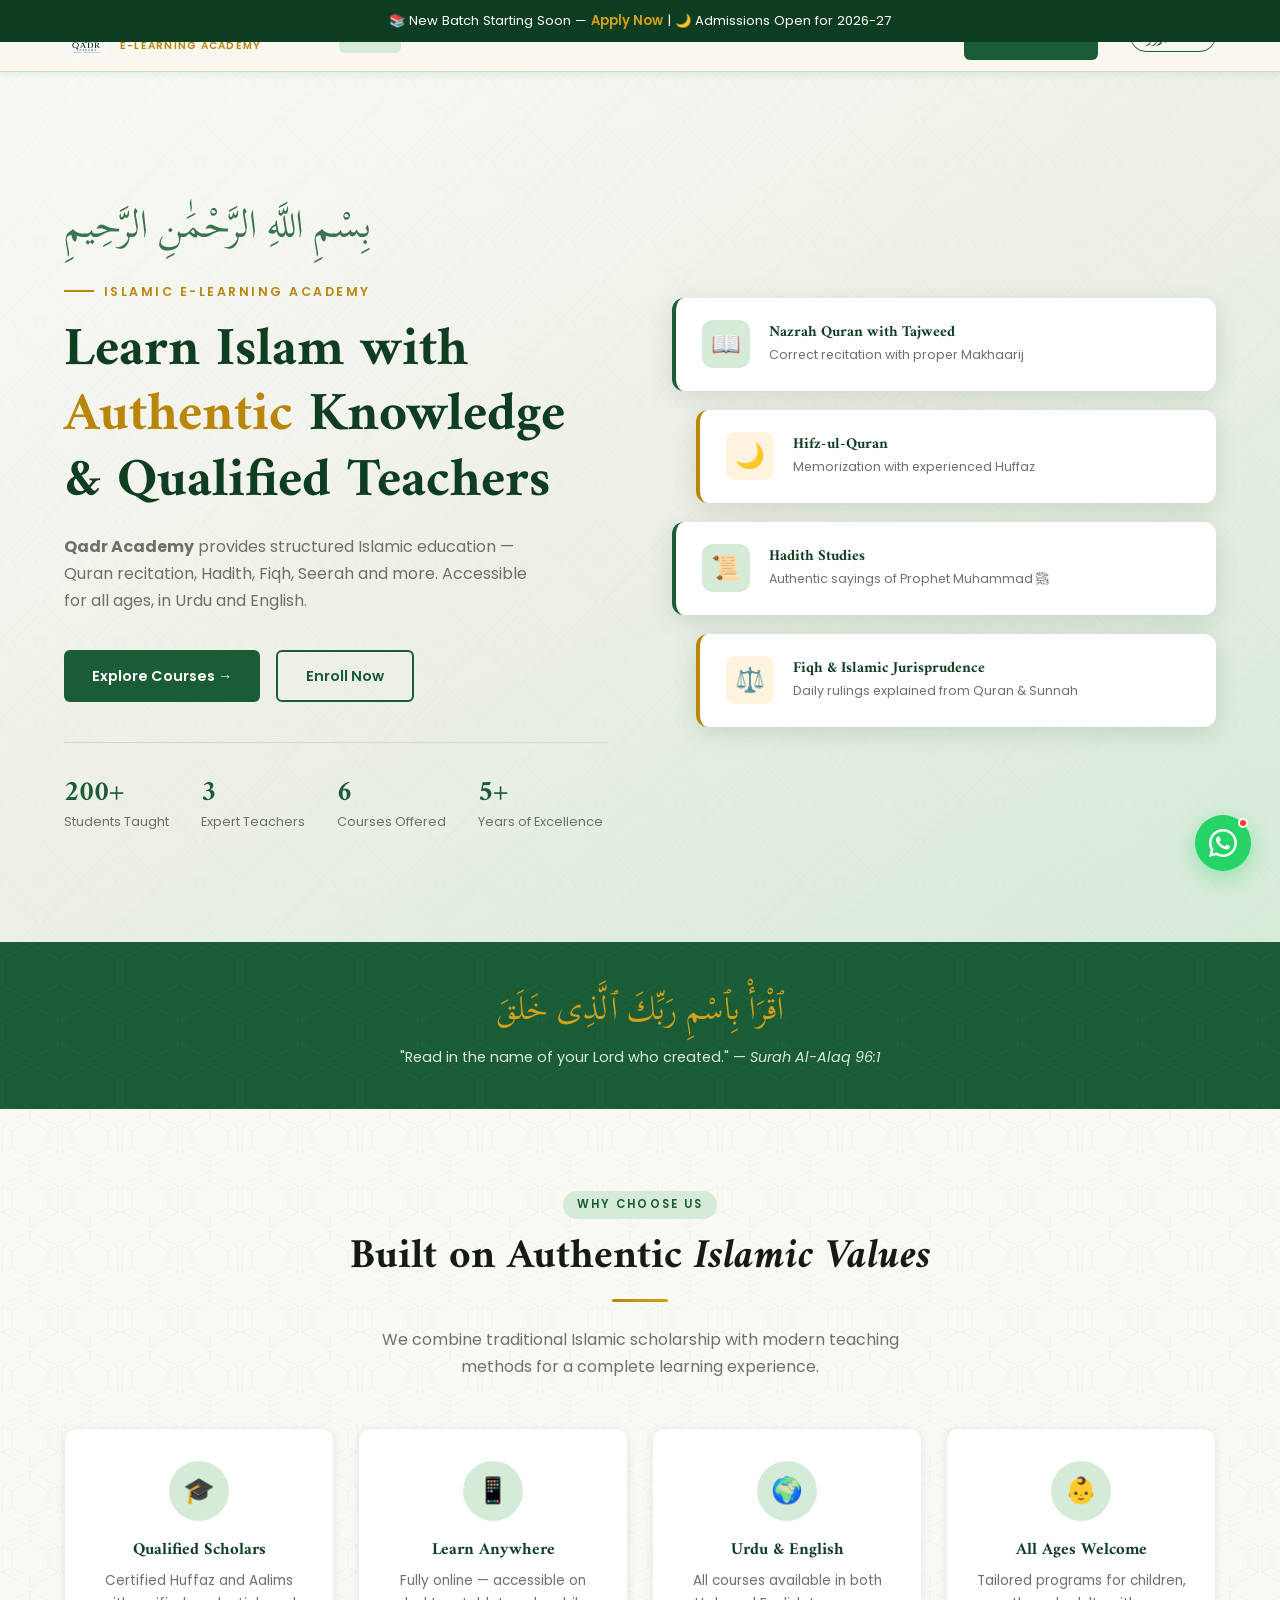
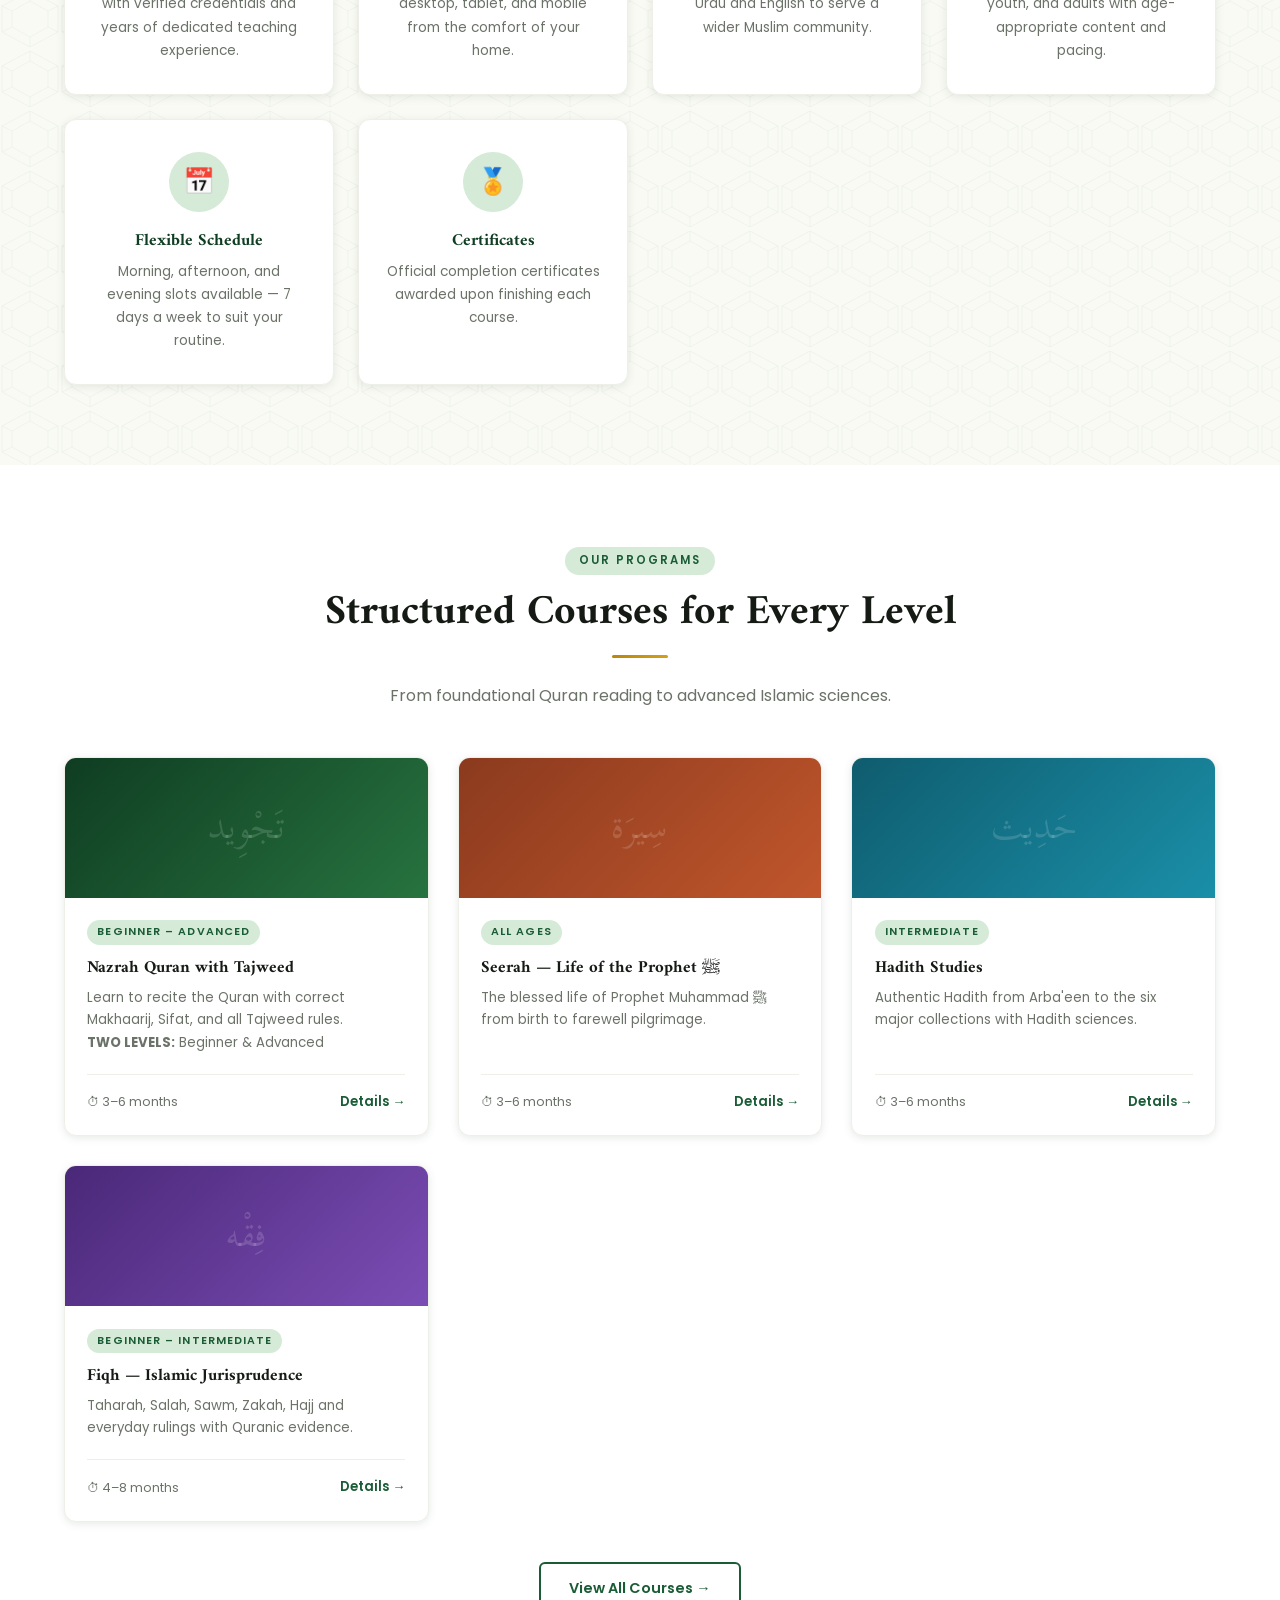
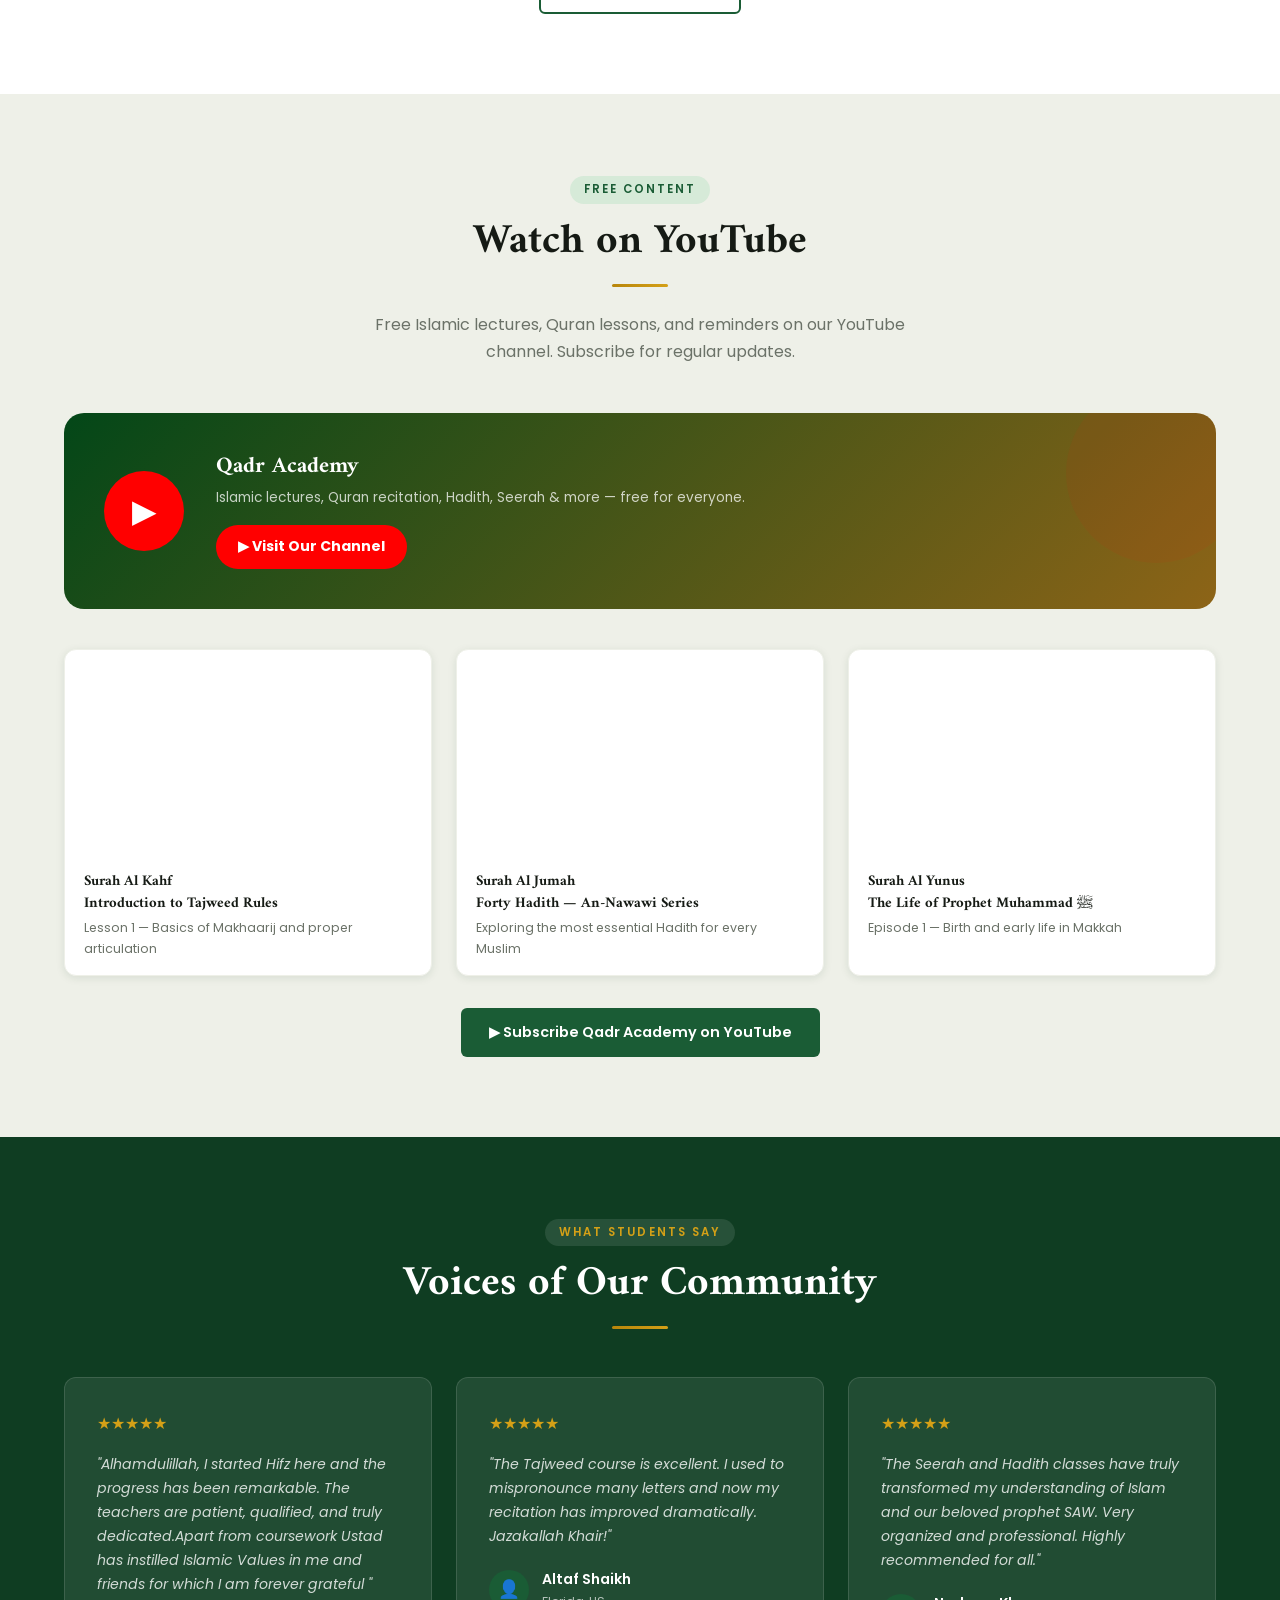
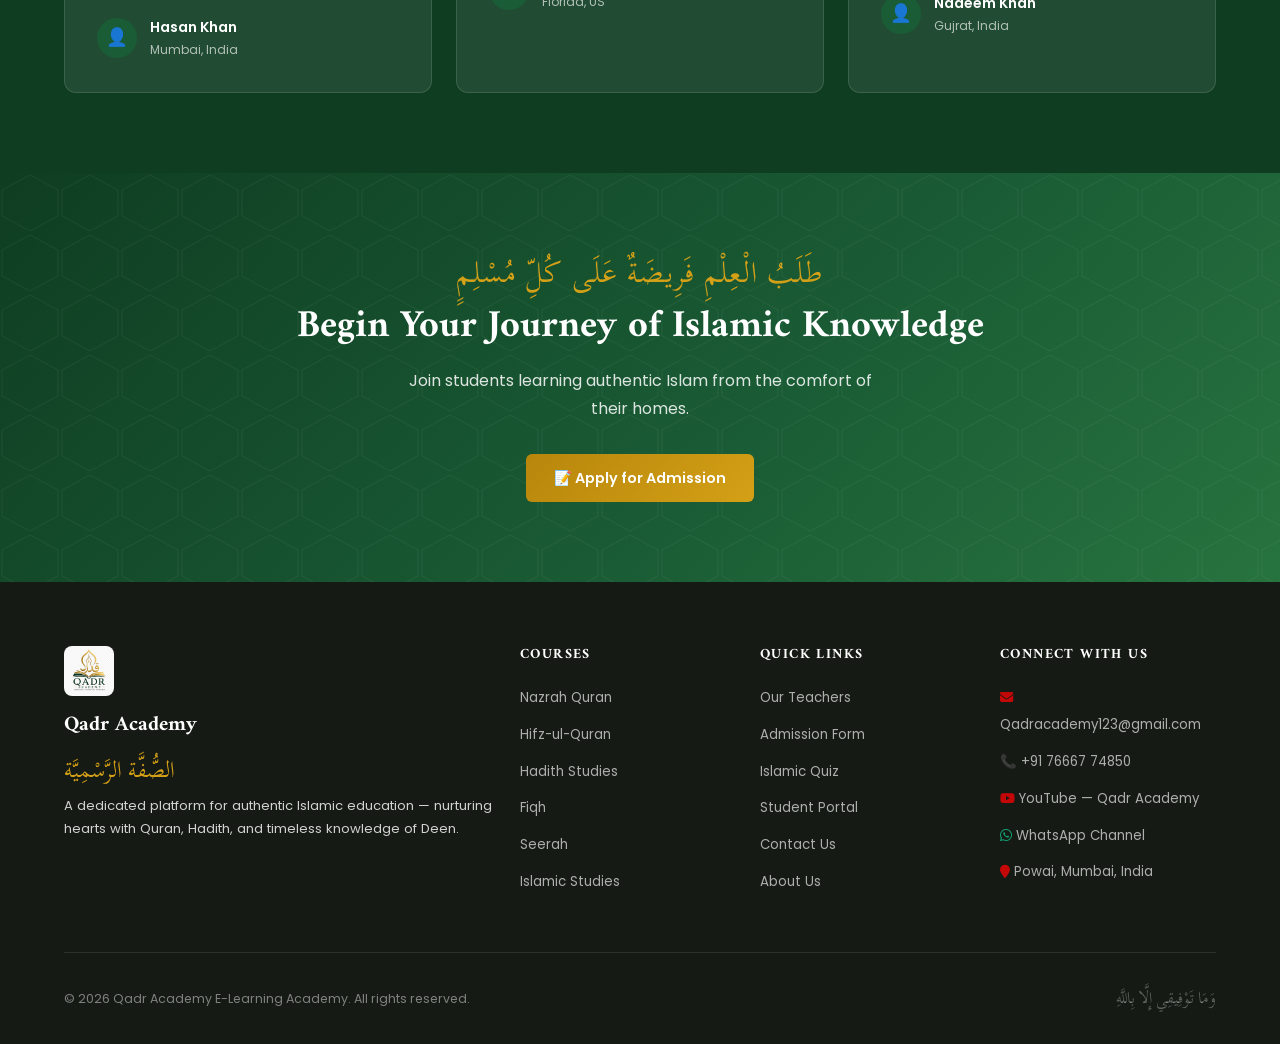
<file: index.html>
<!doctype html>
<html lang="en">
  <head>
    <meta charset="UTF-8" />
    <meta name="viewport" content="width=device-width, initial-scale=1.0" />
    <title>
      Qadr Academy — E-Learning Academy | Online Quran & Islamic Education
    </title>
    <meta
      name="description"
      content="Qadr Academy is an E-Learning Academy offering Quran, Hadith, Fiqh, Seerah and Islamic Studies courses for all ages."
    />
    <link rel="stylesheet" href="css/style.css" />
    <link rel="stylesheet" href="css/theme.css" />
    <link rel="stylesheet" href="css/urdu.css" />
    <link rel="icon" href="assets/logo.png" type="image/png" />
    <link
      rel="stylesheet"
      href="https://cdnjs.cloudflare.com/ajax/libs/font-awesome/6.7.2/css/all.min.css"
    />
  </head>
  <body>
    <script src="js/components.js"></script>

    <!-- ══════════════════════════════════════
     HERO
══════════════════════════════════════ -->
    <section class="hero">
      <div class="hero-pattern"></div>
      <div class="hero-content">
        <div class="hero-text fade-up">
          <span class="hero-bismillah"
            >بِسْمِ اللَّهِ الرَّحْمَٰنِ الرَّحِيمِ</span
          >
          <div class="hero-eyebrow">Islamic E-Learning Academy</div>
          <h1 class="hero-title">
            Learn Islam with <em>Authentic</em> Knowledge &amp; Qualified
            Teachers
          </h1>
          <p class="hero-desc">
            <b>Qadr Academy</b> provides structured Islamic education — Quran
            recitation, Hadith, Fiqh, Seerah and more. Accessible for all ages,
            in Urdu and English.
          </p>
          <div class="hero-btns">
            <a href="pages/courses.html" class="btn btn-primary"
              >Explore Courses →</a
            >
            <a href="pages/admission.html" class="btn btn-outline"
              >Enroll Now</a
            >
          </div>

          <!--
        ════════════════════════════════════════
        TO UPDATE — Hero stats:
        Replace the numbers with real figures.
        ════════════════════════════════════════
      -->
          <div class="hero-stats">
            <div class="hero-stat">
              <h3><span data-count="200" data-suffix="+">0+</span></h3>
              <p>Students Taught</p>
            </div>
            <div class="hero-stat">
              <h3><span data-count="3" data-suffix="">0</span></h3>
              <p>Expert Teachers</p>
            </div>
            <div class="hero-stat">
              <h3><span data-count="6" data-suffix="">0</span></h3>
              <p>Courses Offered</p>
            </div>
            <div class="hero-stat">
              <h3><span data-count="5" data-suffix="+">0</span></h3>
              <p>Years of Excellence</p>
            </div>
          </div>
        </div>

        <div class="hero-visual fade-up delay-2">
          <div class="hero-card">
            <div class="hero-card-icon">📖</div>
            <div>
              <h4>Nazrah Quran with Tajweed</h4>
              <p>Correct recitation with proper Makhaarij</p>
            </div>
          </div>
          <div class="hero-card">
            <div class="hero-card-icon">🌙</div>
            <div>
              <h4>Hifz-ul-Quran</h4>
              <p>Memorization with experienced Huffaz</p>
            </div>
          </div>
          <div class="hero-card">
            <div class="hero-card-icon">📜</div>
            <div>
              <h4>Hadith Studies</h4>
              <p>Authentic sayings of Prophet Muhammad ﷺ</p>
            </div>
          </div>
          <div class="hero-card">
            <div class="hero-card-icon">⚖️</div>
            <div>
              <h4>Fiqh &amp; Islamic Jurisprudence</h4>
              <p>Daily rulings explained from Quran &amp; Sunnah</p>
            </div>
          </div>
        </div>
      </div>
    </section>

    <!-- ══════════════════════════════════════
     AYAH BANNER
══════════════════════════════════════ -->
    <div
      style="
        background: var(--emerald);
        padding: 2.5rem 5vw;
        text-align: center;
        position: relative;
        overflow: hidden;
      "
    >
      <div
        style="
          position: absolute;
          inset: 0;
          background: url(&quot;data:image/svg+xml,%3Csvg xmlns=%22http://www.w3.org/2000/svg%22 width=%2260%22 height=%2260%22%3E%3Cpolygon points=%2230,2 58,17 58,43 30,58 2,43 2,17%22 fill=%22none%22 stroke=%22white%22 stroke-width=%220.5%22 opacity=%220.08%22/%3E%3C/svg%3E&quot;)
            repeat;
          pointer-events: none;
        "
      ></div>
      <p
        style="
          font-family: &quot;Scheherazade New&quot;, serif;
          font-size: 2rem;
          color: var(--gold-light);
          margin-bottom: 0.5rem;
          position: relative;
        "
      >
        ٱقْرَأْ بِٱسْمِ رَبِّكَ ٱلَّذِى خَلَقَ
      </p>
      <p
        style="
          font-size: 0.9rem;
          color: rgba(255, 255, 255, 0.85);
          position: relative;
        "
      >
        "Read in the name of your Lord who created." —
        <em>Surah Al-Alaq 96:1</em>
      </p>
    </div>

    <!-- ══════════════════════════════════════
    WHY QADR
══════════════════════════════════════ -->
    <section class="section bg-cream geo-bg">
      <div class="section-inner">
        <div class="section-header center">
          <span class="section-label">Why Choose Us</span>
          <h2 class="section-title">
            Built on Authentic <em>Islamic Values</em>
          </h2>
          <div class="divider-gold"></div>
          <p class="section-sub">
            We combine traditional Islamic scholarship with modern teaching
            methods for a complete learning experience.
          </p>
        </div>
        <div class="features-grid">
          <div class="feature-card reveal">
            <div class="feature-icon">🎓</div>
            <h3>Qualified Scholars</h3>
            <p>
              Certified Huffaz and Aalims with verified credentials and years of
              dedicated teaching experience.
            </p>
          </div>
          <div class="feature-card reveal">
            <div class="feature-icon">📱</div>
            <h3>Learn Anywhere</h3>
            <p>
              Fully online — accessible on desktop, tablet, and mobile from the
              comfort of your home.
            </p>
          </div>
          <div class="feature-card reveal">
            <div class="feature-icon">🌍</div>
            <h3>Urdu &amp; English</h3>
            <p>
              All courses available in both Urdu and English to serve a wider
              Muslim community.
            </p>
          </div>
          <div class="feature-card reveal">
            <div class="feature-icon">👶</div>
            <h3>All Ages Welcome</h3>
            <p>
              Tailored programs for children, youth, and adults with
              age-appropriate content and pacing.
            </p>
          </div>
          <div class="feature-card reveal">
            <div class="feature-icon">📅</div>
            <h3>Flexible Schedule</h3>
            <p>
              Morning, afternoon, and evening slots available — 7 days a week to
              suit your routine.
            </p>
          </div>
          <div class="feature-card reveal">
            <div class="feature-icon">🏅</div>
            <h3>Certificates</h3>
            <p>
              Official completion certificates awarded upon finishing each
              course.
            </p>
          </div>
        </div>
      </div>
    </section>

    <!-- ══════════════════════════════════════
     COURSES PREVIEW
══════════════════════════════════════ -->
    <section class="section bg-white">
      <div class="section-inner">
        <div class="section-header center">
          <span class="section-label">Our Programs</span>
          <h2 class="section-title">Structured Courses for Every Level</h2>
          <div class="divider-gold"></div>
          <p class="section-sub">
            From foundational Quran reading to advanced Islamic sciences.
          </p>
        </div>
        <div class="courses-grid">
          <div class="course-card reveal">
            <div class="course-thumb emerald">
              <span class="course-arabic">تَجْوِيد</span>
            </div>
            <div class="course-body">
              <span class="course-tag">Beginner – Advanced</span>
              <h3>Nazrah Quran with <b>Tajweed</b></h3>
              <p>
                Learn to recite the Quran with correct Makhaarij, Sifat, and all
                Tajweed rules.
                <br />
                <b>TWO LEVELS:</b> Beginner & Advanced
              </p>
              <div class="course-meta">
                <span>⏱ 3–6 months</span
                ><a href="pages/courses.html" class="enroll-link">Details →</a>
              </div>
            </div>
          </div>
          <!--  -->
          <div class="course-card reveal">
            <div class="course-thumb rust">
              <span class="course-arabic">سِيرَة</span>
            </div>
            <div class="course-body">
              <span class="course-tag">All Ages</span>
              <h3>Seerah — Life of the Prophet ﷺ</h3>
              <p>
                The blessed life of Prophet Muhammad ﷺ from birth to farewell
                pilgrimage.
              </p>
              <div class="course-meta">
                <span>⏱ 3–6 months</span
                ><a href="pages/seerah.html" class="enroll-link">Details →</a>
              </div>
            </div>
          </div>
          <!--  -->
          <div class="course-card reveal">
            <div class="course-thumb teal">
              <span class="course-arabic">حَدِيث</span>
            </div>
            <div class="course-body">
              <span class="course-tag">Intermediate</span>
              <h3>Hadith Studies</h3>
              <p>
                Authentic Hadith from Arba'een to the six major collections with
                Hadith sciences.
              </p>
              <div class="course-meta">
                <span>⏱ 3–6 months</span
                ><a href="pages/hadith.html" class="enroll-link">Details →</a>
              </div>
            </div>
          </div>
          <div class="course-card reveal">
            <div class="course-thumb purple">
              <span class="course-arabic">فِقْه</span>
            </div>
            <div class="course-body">
              <span class="course-tag">Beginner – Intermediate</span>
              <h3>Fiqh — Islamic Jurisprudence</h3>
              <p>
                Taharah, Salah, Sawm, Zakah, Hajj and everyday rulings with
                Quranic evidence.
              </p>
              <div class="course-meta">
                <span>⏱ 4–8 months</span
                ><a href="pages/courses.html" class="enroll-link">Details →</a>
              </div>
            </div>
          </div>
        </div>
        <div style="text-align: center; margin-top: 2.5rem">
          <a href="pages/courses.html" class="btn btn-outline"
            >View All Courses →</a
          >
        </div>
      </div>
    </section>

    <!-- ══════════════════════════════════════
     YOUTUBE SECTION
     Channel: https://www.youtube.com/@qadracademy
══════════════════════════════════════ -->
    <section class="section" style="background: var(--cream-dark)">
      <div class="section-inner">
        <div class="section-header center">
          <span class="section-label">Free Content</span>
          <h2 class="section-title">Watch on YouTube</h2>
          <div class="divider-gold"></div>
          <p class="section-sub">
            Free Islamic lectures, Quran lessons, and reminders on our YouTube
            channel. Subscribe for regular updates.
          </p>
        </div>

        <!-- Channel Card -->
        <div class="yt-channel-card">
          <div class="yt-channel-logo">▶</div>
          <div class="yt-channel-info">
            <h3>Qadr Academy</h3>
            <p>
              Islamic lectures, Quran recitation, Hadith, Seerah &amp; more —
              free for everyone.
            </p>
            <a
              class="yt-subscribe-btn"
              href="https://www.youtube.com/@qadracademy"
              target="_blank"
              rel="noopener"
            >
              ▶ Visit Our Channel
            </a>
          </div>
        </div>
        <div class="yt-videos-grid">
          <div class="yt-card reveal">
            <iframe
              src="https://youtube.com/embed/saA1eph-59w?si=IWbRY6U6OXHiDKLE"
              title="Quran Recitation"
              allowfullscreen
              loading="lazy"
            ></iframe>
            <div class="yt-card-body">
              <h4>Surah Al Kahf</h4>
              <h4>Introduction to Tajweed Rules</h4>
              <p>Lesson 1 — Basics of Makhaarij and proper articulation</p>
            </div>
          </div>
          <div class="yt-card reveal">
            <iframe
              src="https://www.youtube.com/embed/saA1eph-59w?si=IWbRY6U6OXHiDKLE"
              title="Hadith Lesson"
              allowfullscreen
              loading="lazy"
            ></iframe>
            <div class="yt-card-body">
              <h4>Surah Al Jumah</h4>
              <h4>Forty Hadith — An-Nawawi Series</h4>
              <p>Exploring the most essential Hadith for every Muslim</p>
            </div>
          </div>
          <div class="yt-card reveal">
            <iframe
              src="https://www.youtube.com/embed/saA1eph-59w?si=IWbRY6U6OXHiDKLE"
              title="Seerah Lesson"
              allowfullscreen
              loading="lazy"
            ></iframe>
            <div class="yt-card-body">
              <h4>Surah Al Yunus</h4>
              <h4>The Life of Prophet Muhammad ﷺ</h4>
              <p>Episode 1 — Birth and early life in Makkah</p>
            </div>
          </div>
        </div>
      </div>

      <div style="text-align: center; margin-top: 2rem">
        <a
          href="https://www.youtube.com/@qadracademy"
          target="_blank"
          rel="noopener"
          class="btn btn-primary"
        >
          ▶ Subscribe Qadr Academy on YouTube
        </a>
      </div>
      <!-- </div> -->
    </section>

    <!-- ══════════════════════════════════════
     TESTIMONIALS
══════════════════════════════════════ -->
    <section class="section testimonials-section">
      <div class="section-inner">
        <div class="section-header center" style="color: white">
          <span
            class="section-label"
            style="
              color: var(--gold-light);
              background: rgba(255, 255, 255, 0.1);
            "
            >What Students Say</span
          >
          <h2 class="section-title" style="color: white">
            Voices of Our Community
          </h2>
          <div class="divider-gold" style="margin: 1rem auto 1.5rem"></div>
        </div>

        <div class="testimonials-grid">
          <div class="testimonial-card reveal">
            <div class="testimonial-stars">★★★★★</div>
            <p
              style="
                font-style: italic;
                opacity: 0.8;
                font-size: 0.88rem;
                margin-bottom: 1.2rem;
              "
            >
              "Alhamdulillah, I started Hifz here and the progress has been
              remarkable. The teachers are patient, qualified, and truly
              dedicated.Apart from coursework Ustad has instilled Islamic Values
              in me and friends for which I am forever grateful "
            </p>
            <div class="testimonial-author">
              <div class="testimonial-author-avatar">👤</div>
              <div>
                <div class="testimonial-author-name">Hasan Khan</div>
                <div class="testimonial-author-loc">Mumbai, India</div>
              </div>
            </div>
          </div>
          <div class="testimonial-card reveal">
            <div class="testimonial-stars">★★★★★</div>
            <p
              style="
                font-style: italic;
                opacity: 0.8;
                font-size: 0.88rem;
                margin-bottom: 1.2rem;
              "
            >
              "The Tajweed course is excellent. I used to mispronounce many
              letters and now my recitation has improved dramatically.
              Jazakallah Khair!"
            </p>
            <div class="testimonial-author">
              <div class="testimonial-author-avatar">👤</div>
              <div>
                <div class="testimonial-author-name">Altaf Shaikh</div>
                <div class="testimonial-author-loc">Florida, US</div>
              </div>
            </div>
          </div>
          <div class="testimonial-card reveal">
            <div class="testimonial-stars">★★★★★</div>
            <p
              style="
                font-style: italic;
                opacity: 0.8;
                font-size: 0.88rem;
                margin-bottom: 1.2rem;
              "
            >
              "The Seerah and Hadith classes have truly transformed my
              understanding of Islam and our beloved prophet SAW. Very organized
              and professional. Highly recommended for all."
            </p>
            <div class="testimonial-author">
              <div class="testimonial-author-avatar">👤</div>
              <div>
                <div class="testimonial-author-name">Nadeem Khan</div>
                <div class="testimonial-author-loc">Gujrat, India</div>
              </div>
            </div>
          </div>
        </div>
      </div>
    </section>

    <!-- ══════════════════════════════════════
     CTA
══════════════════════════════════════ -->
    <div class="cta-banner">
      <span class="arabic-accent"
        >طَلَبُ الْعِلْمِ فَرِيضَةٌ عَلَى كُلِّ مُسْلِمٍ</span
      >
      <h2>Begin Your Journey of Islamic Knowledge</h2>
      <p>
        Join students learning authentic Islam from the comfort of their homes.
      </p>
      <a href="pages/admission.html" class="btn btn-gold"
        >📝 Apply for Admission</a
      >
    </div>

    <script src="js/urdu.js"></script>
    <script src="js/whatsapp.js"></script>
    <script src="js/main.js"></script>
  </body>
</html>
</file>
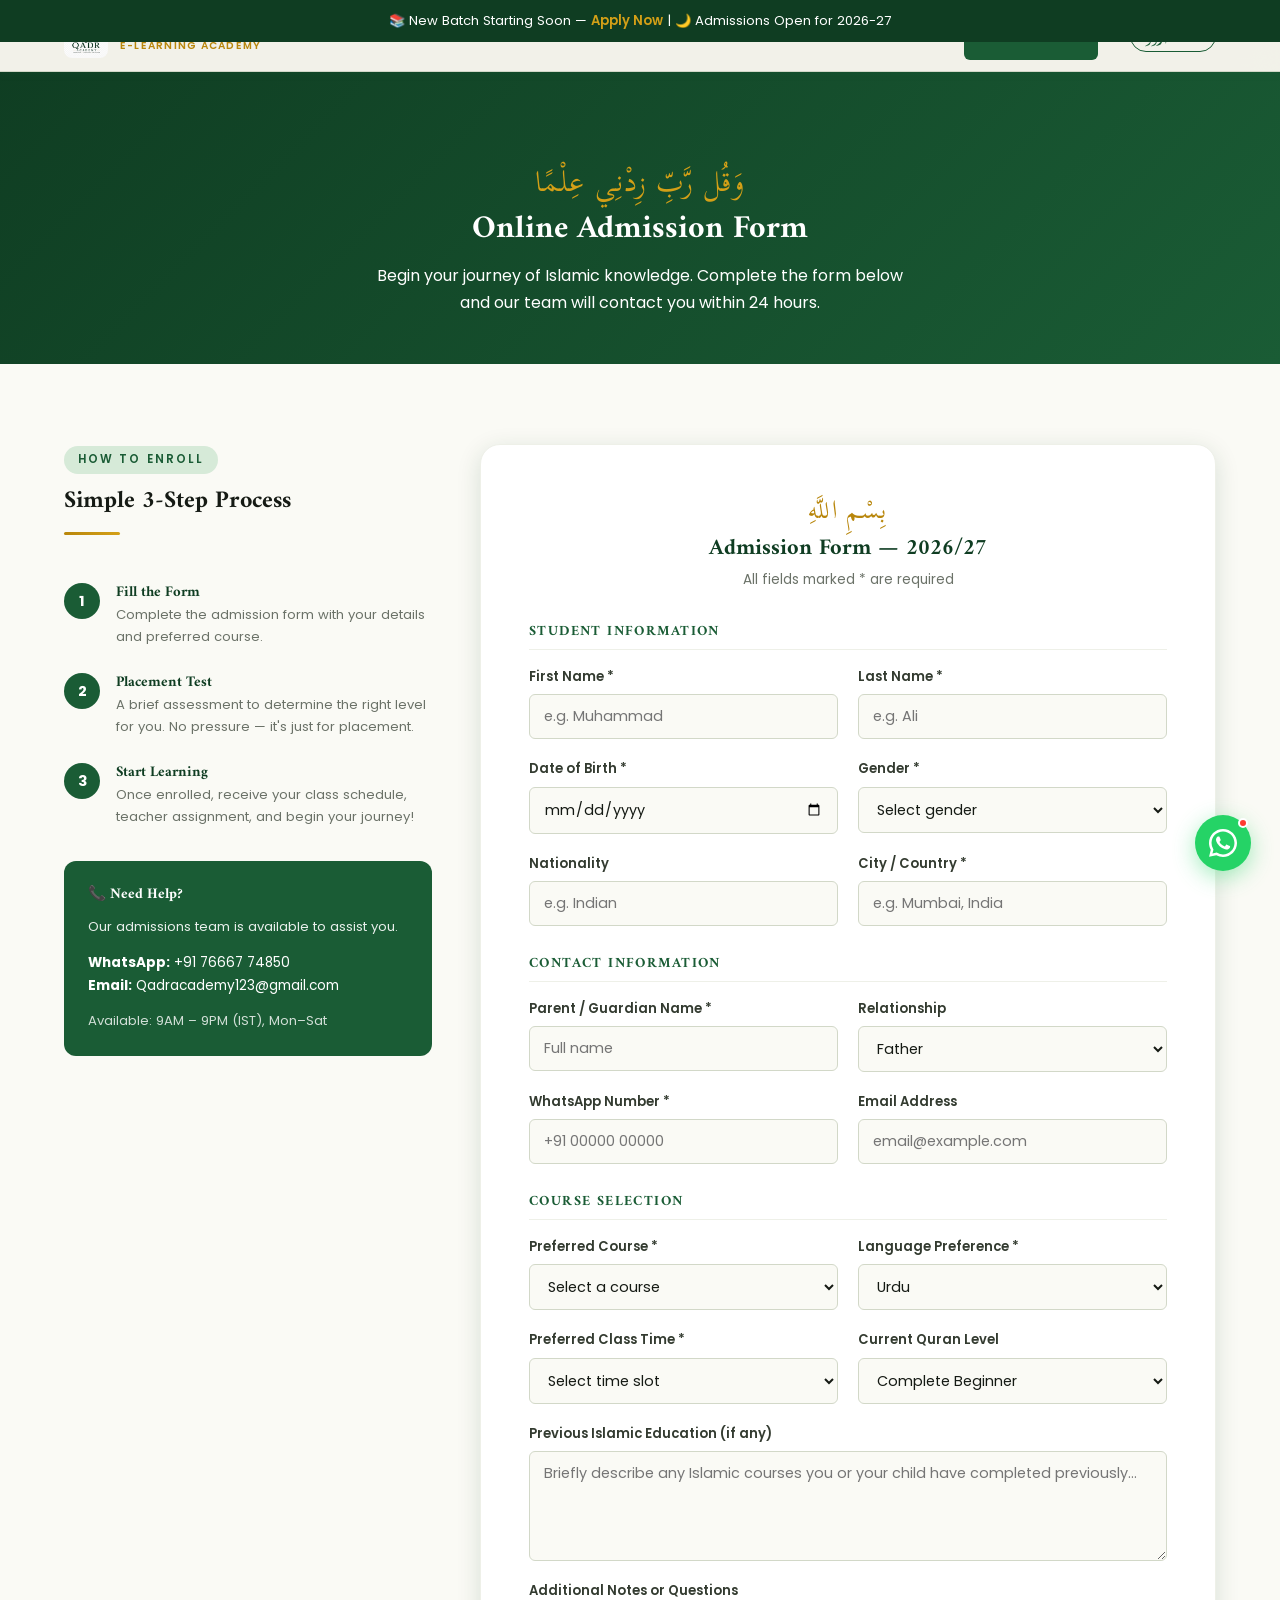
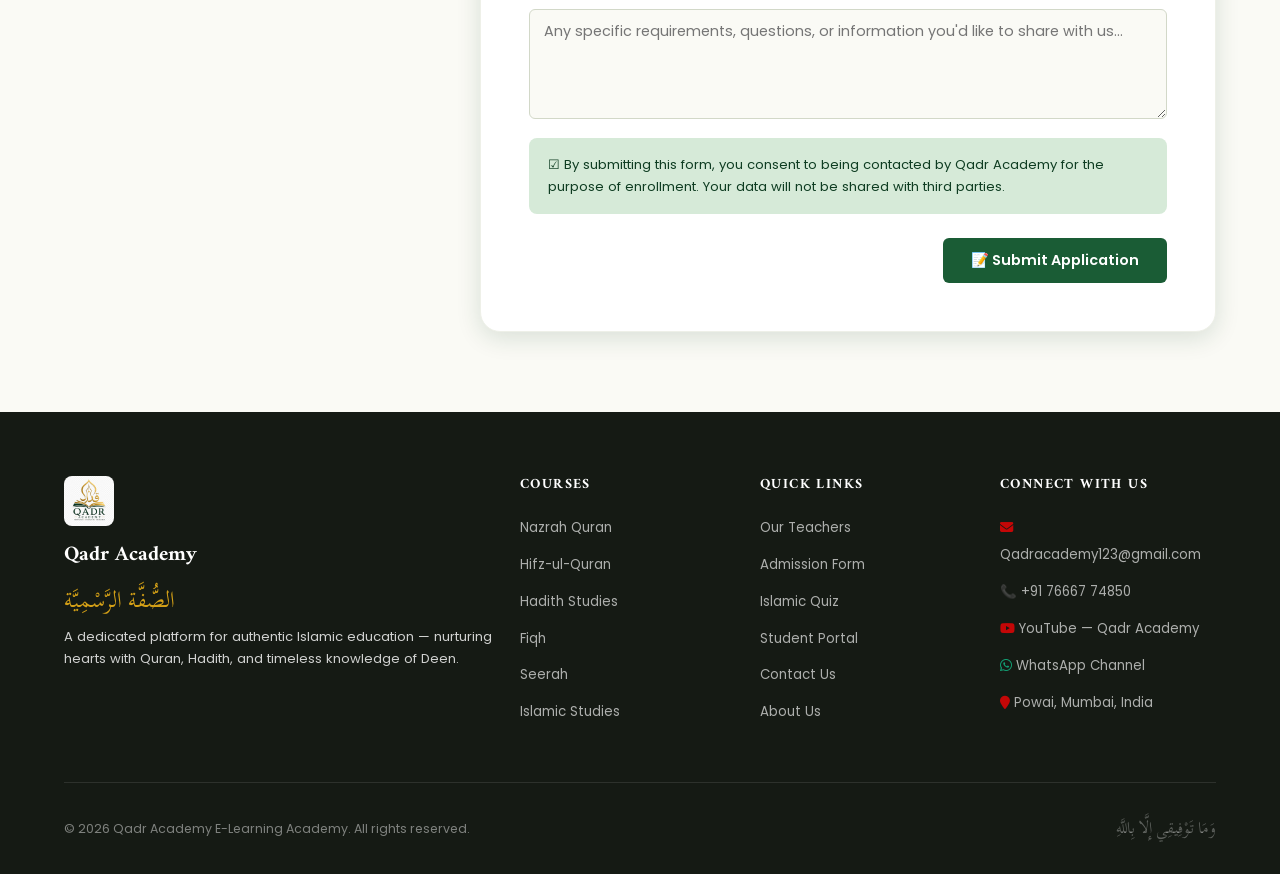
<file: pages/admission.html>
<!doctype html>
<html lang="en">
  <head>
    <meta charset="UTF-8" />
    <meta name="viewport" content="width=device-width, initial-scale=1.0" />
    <title>Admission — Qadr Academy</title>
    <link rel="stylesheet" href="../css/style.css" />
    <link rel="stylesheet" href="../css/theme.css" />
    <link rel="stylesheet" href="../css/urdu.css" />
    <link rel="icon" href="../assets/logo.png" type="image/png" />
    <link rel="stylesheet" href="https://cdnjs.cloudflare.com/ajax/libs/font-awesome/6.7.2/css/all.min.css">
</head>
  <body>
    <script src="../js/components.js"></script>

    <div class="page-hero">
      <span class="arabic-accent">وَقُل رَّبِّ زِدْنِي عِلْمًا</span>
      <h1>Online Admission Form</h1>
      <p>
        Begin your journey of Islamic knowledge. Complete the form below and our
        team will contact you within 24 hours.
      </p>
    </div>

    <section class="section bg-cream">
      <div class="section-inner">
        <div
          style="
            display: grid;
            grid-template-columns: 1fr 2fr;
            gap: 3rem;
            align-items: start;
          "
          class="contact-grid"
        >
          <!-- Info Sidebar -->
          <div>
            <div class="section-header">
              <span class="section-label">How to Enroll</span>
              <h2 class="section-title" style="font-size: 1.5rem">
                Simple 3-Step Process
              </h2>
              <div class="divider-gold"></div>
            </div>

            <div style="margin-bottom: 2rem">
              <div
                style="
                  display: flex;
                  gap: 1rem;
                  align-items: flex-start;
                  margin-bottom: 1.5rem;
                "
              >
                <div
                  style="
                    width: 36px;
                    height: 36px;
                    background: var(--emerald);
                    border-radius: 50%;
                    display: flex;
                    align-items: center;
                    justify-content: center;
                    color: white;
                    font-weight: 700;
                    font-size: 0.9rem;
                    flex-shrink: 0;
                  "
                >
                  1
                </div>
                <div>
                  <h4
                    style="
                      font-size: 0.92rem;
                      color: var(--emerald-dark);
                      margin-bottom: 3px;
                    "
                  >
                    Fill the Form
                  </h4>
                  <p style="font-size: 0.82rem; color: var(--text-muted)">
                    Complete the admission form with your details and preferred
                    course.
                  </p>
                </div>
              </div>
              <div
                style="
                  display: flex;
                  gap: 1rem;
                  align-items: flex-start;
                  margin-bottom: 1.5rem;
                "
              >
                <div
                  style="
                    width: 36px;
                    height: 36px;
                    background: var(--emerald);
                    border-radius: 50%;
                    display: flex;
                    align-items: center;
                    justify-content: center;
                    color: white;
                    font-weight: 700;
                    font-size: 0.9rem;
                    flex-shrink: 0;
                  "
                >
                  2
                </div>
                <div>
                  <h4
                    style="
                      font-size: 0.92rem;
                      color: var(--emerald-dark);
                      margin-bottom: 3px;
                    "
                  >
                    Placement Test
                  </h4>
                  <p style="font-size: 0.82rem; color: var(--text-muted)">
                    A brief assessment to determine the right level for you. No
                    pressure — it's just for placement.
                  </p>
                </div>
              </div>
              <div style="display: flex; gap: 1rem; align-items: flex-start">
                <div
                  style="
                    width: 36px;
                    height: 36px;
                    background: var(--emerald);
                    border-radius: 50%;
                    display: flex;
                    align-items: center;
                    justify-content: center;
                    color: white;
                    font-weight: 700;
                    font-size: 0.9rem;
                    flex-shrink: 0;
                  "
                >
                  3
                </div>
                <div>
                  <h4
                    style="
                      font-size: 0.92rem;
                      color: var(--emerald-dark);
                      margin-bottom: 3px;
                    "
                  >
                    Start Learning
                  </h4>
                  <p style="font-size: 0.82rem; color: var(--text-muted)">
                    Once enrolled, receive your class schedule, teacher
                    assignment, and begin your journey!
                  </p>
                </div>
              </div>
            </div>

            <div
              style="
                background: var(--emerald);
                border-radius: var(--radius-md);
                padding: 1.5rem;
                color: white;
                margin-top: 1.5rem;
              "
            >
              <h4 style="margin-bottom: 0.8rem; font-size: 0.92rem">
                📞 Need Help?
              </h4>
              <p
                style="font-size: 0.82rem; opacity: 0.9; margin-bottom: 0.8rem"
              >
                Our admissions team is available to assist you.
              </p>
              <p style="font-size: 0.85rem">
                <strong>WhatsApp:</strong> +91 76667 74850
              </p>
              <p style="font-size: 0.85rem">
                <strong>Email:</strong> Qadracademy123@gmail.com
              </p>
              <p style="font-size: 0.82rem; margin-top: 0.8rem; opacity: 0.8">
                Available: 9AM – 9PM (IST), Mon–Sat
              </p>
            </div>
          </div>

          <!-- Admission Form -->
          <div class="form-section">
            <div style="text-align: center; margin-bottom: 2rem">
              <span class="arabic-accent" style="font-size: 1.6rem"
                >بِسْمِ اللَّهِ</span
              >
              <h2 style="font-size: 1.4rem; color: var(--emerald-dark)">
                Admission Form — 2026/27
              </h2>
              <p
                style="
                  font-size: 0.85rem;
                  color: var(--text-muted);
                  margin-top: 0.3rem;
                "
              >
                All fields marked * are required
              </p>
            </div>

            <form data-form="admission">
              <h4
                style="
                  font-size: 0.88rem;
                  color: var(--emerald);
                  text-transform: uppercase;
                  letter-spacing: 0.1em;
                  margin-bottom: 1rem;
                  padding-bottom: 0.5rem;
                  border-bottom: 1px solid var(--cream-dark);
                "
              >
                Student Information
              </h4>
              <div class="form-grid">
                <div class="form-group">
                  <label>First Name *</label>
                  <input type="text" placeholder="e.g. Muhammad" required />
                </div>
                <div class="form-group">
                  <label>Last Name *</label>
                  <input type="text" placeholder="e.g. Ali" required />
                </div>
                <div class="form-group">
                  <label>Date of Birth *</label>
                  <input type="date" required />
                </div>
                <div class="form-group">
                  <label>Gender *</label>
                  <select required>
                    <option value="">Select gender</option>
                    <option>Male</option>
                    <option>Female</option>
                  </select>
                </div>
                <div class="form-group">
                  <label>Nationality</label>
                  <input type="text" placeholder="e.g. Indian" />
                </div>
                <div class="form-group">
                  <label>City / Country *</label>
                  <input
                    type="text"
                    placeholder="e.g. Mumbai, India"
                    required
                  />
                </div>
              </div>

              <h4
                style="
                  font-size: 0.88rem;
                  color: var(--emerald);
                  text-transform: uppercase;
                  letter-spacing: 0.1em;
                  margin: 1.8rem 0 1rem;
                  padding-bottom: 0.5rem;
                  border-bottom: 1px solid var(--cream-dark);
                "
              >
                Contact Information
              </h4>
              <div class="form-grid">
                <div class="form-group">
                  <label>Parent / Guardian Name *</label>
                  <input type="text" placeholder="Full name" required />
                </div>
                <div class="form-group">
                  <label>Relationship</label>
                  <select>
                    <option>Father</option>
                    <option>Mother</option>
                    <option>Guardian</option>
                    <option>Self (Adult)</option>
                  </select>
                </div>
                <div class="form-group">
                  <label>WhatsApp Number *</label>
                  <input type="tel" placeholder="+91 00000 00000" required />
                </div>
                <div class="form-group">
                  <label>Email Address</label>
                  <input type="email" placeholder="email@example.com" />
                </div>
              </div>

              <h4
                style="
                  font-size: 0.88rem;
                  color: var(--emerald);
                  text-transform: uppercase;
                  letter-spacing: 0.1em;
                  margin: 1.8rem 0 1rem;
                  padding-bottom: 0.5rem;
                  border-bottom: 1px solid var(--cream-dark);
                "
              >
                Course Selection
              </h4>
              <div class="form-grid">
                <div class="form-group">
                  <label>Preferred Course *</label>
                  <select required>
                    <option value="">Select a course</option>
                    <option>Nazrah Quran with Tajweed</option>
                    <option>Hifz-ul-Quran</option>
                    <option>Hadith Studies</option>
                    <option>Fiqh — Islamic Jurisprudence</option>
                    <option>Seerah — Life of the Prophet ﷺ</option>
                    <option>Islamic Studies</option>
                  </select>
                </div>
                <div class="form-group">
                  <label>Language Preference *</label>
                  <select required>
                    <option>Urdu</option>
                    <option>English</option>
                    <option>Both (Urdu + English)</option>
                  </select>
                </div>
                <div class="form-group">
                  <label>Preferred Class Time *</label>
                  <select required>
                    <option value="">Select time slot</option>
                    <option>Morning (7AM – 12PM IST)</option>
                    <option>Afternoon (12PM – 5PM IST)</option>
                    <option>Evening (5PM – 10PM IST)</option>
                  </select>
                </div>
                <div class="form-group">
                  <label>Current Quran Level</label>
                  <select>
                    <option>Complete Beginner</option>
                    <option>Can read Arabic letters</option>
                    <option>Reading Quran slowly</option>
                    <option>Fluent reader</option>
                    <option>Hafiz/Hafiza</option>
                  </select>
                </div>
                <div class="form-group full">
                  <label>Previous Islamic Education (if any)</label>
                  <textarea
                    placeholder="Briefly describe any Islamic courses you or your child have completed previously..."
                  ></textarea>
                </div>
                <div class="form-group full">
                  <label>Additional Notes or Questions</label>
                  <textarea
                    placeholder="Any specific requirements, questions, or information you'd like to share with us..."
                  ></textarea>
                </div>
              </div>

              <div
                style="
                  background: var(--emerald-pale);
                  border-radius: 8px;
                  padding: 1rem 1.2rem;
                  margin-top: 1.2rem;
                  font-size: 0.82rem;
                  color: var(--emerald-dark);
                "
              >
                ☑ By submitting this form, you consent to being contacted by
                Qadr Academy for the purpose of enrollment. Your data will not
                be shared with third parties.
              </div>

              <div
                class="form-submit"
                style="display: flex; justify-content: flex-end"
              >
                <button
                  type="submit"
                  class="btn btn-primary"
                  style="min-width: 180px"
                >
                  📝 Submit Application
                </button>
              </div>
            </form>
          </div>
        </div>
      </div>
    </section>

    <script src="../js/urdu.js"></script>
    <script src="../js/whatsapp.js"></script>
    <script src="../js/main.js"></script>
  </body>
</html>
</file>
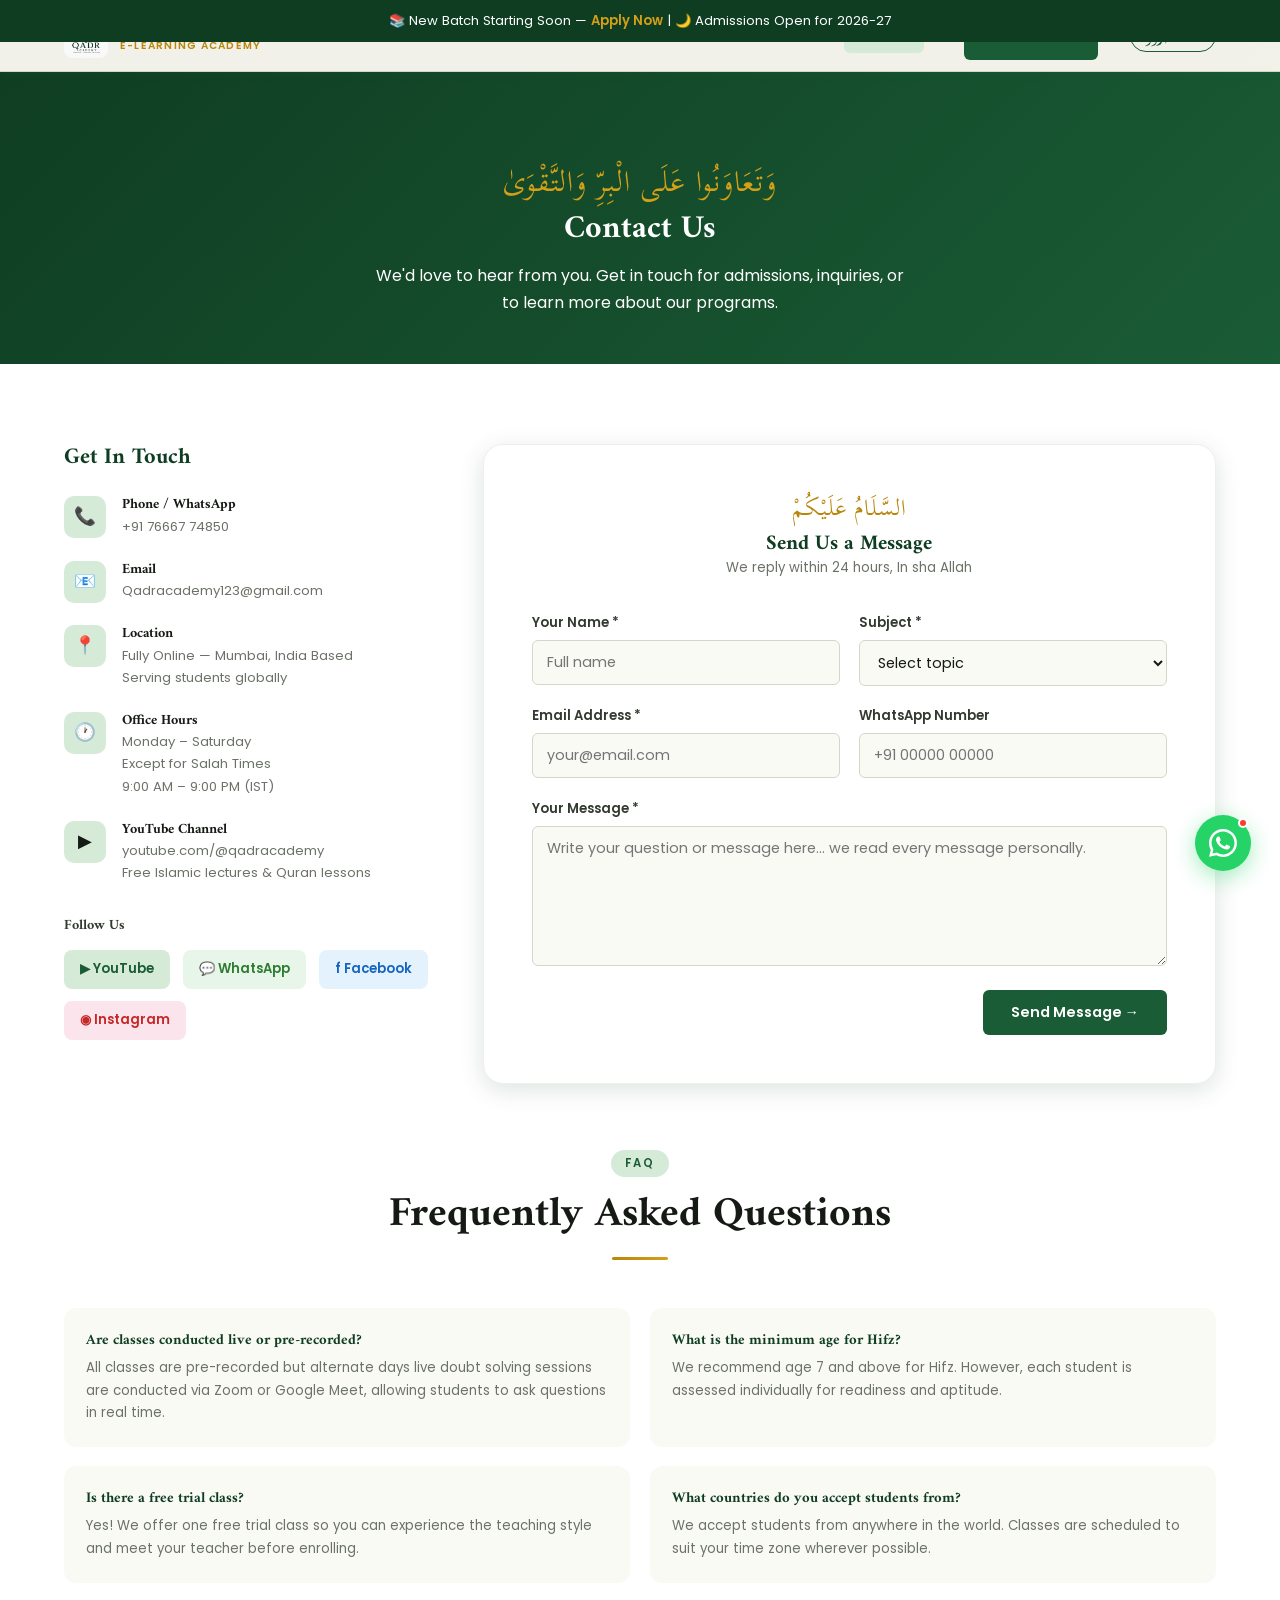
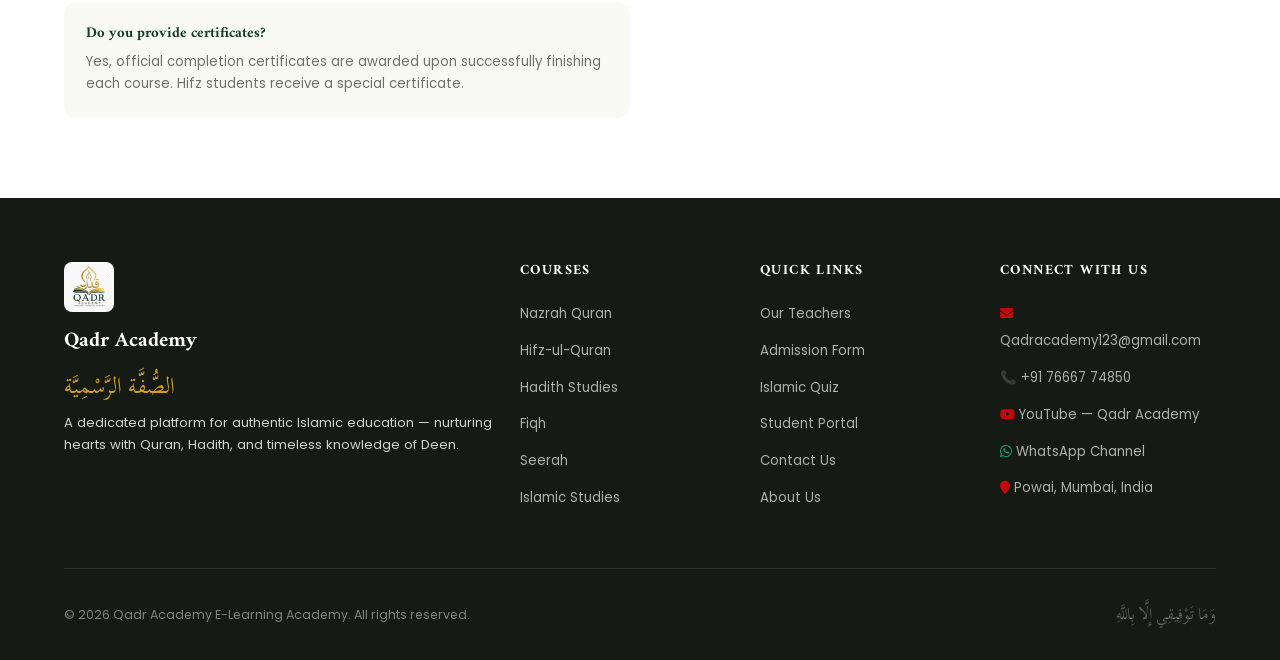
<file: pages/contact.html>
<!doctype html>
<html lang="en">
  <head>
    <meta charset="UTF-8" />
    <meta name="viewport" content="width=device-width, initial-scale=1.0" />
    <title>Contact Us — Qadr Academy</title>
    <link rel="stylesheet" href="../css/style.css" />
    <link rel="stylesheet" href="../css/theme.css" />
    <link rel="stylesheet" href="../css/urdu.css" />
    <link rel="icon" href="../assets/logo.png" type="image/png" />
    <link rel="stylesheet" href="https://cdnjs.cloudflare.com/ajax/libs/font-awesome/6.7.2/css/all.min.css">
</head>
  <body>
    <script src="../js/components.js"></script>

    <div class="page-hero">
      <span class="arabic-accent"
        >وَتَعَاوَنُوا عَلَى الْبِرِّ وَالتَّقْوَىٰ</span
      >
      <h1>Contact Us</h1>
      <p>
        We'd love to hear from you. Get in touch for admissions, inquiries, or
        to learn more about our programs.
      </p>
    </div>

    <section class="section bg-white">
      <div class="section-inner">
        <div class="contact-grid">
          <!-- Contact Info -->
          <div>
            <h3
              style="
                font-family: &quot;Amiri&quot;, serif;
                font-size: 1.4rem;
                color: var(--emerald-dark);
                margin-bottom: 1.5rem;
              "
            >
              Get In Touch
            </h3>

            <div class="contact-item">
              <div class="contact-item-icon">📞</div>
              <div class="contact-item-text">
                <h4>Phone / WhatsApp</h4>
                <p>+91 76667 74850</p>
              </div>
            </div>

            <div class="contact-item">
              <div class="contact-item-icon">📧</div>
              <div class="contact-item-text">
                <h4>Email</h4>
                <p>Qadracademy123@gmail.com</p>
              </div>
            </div>

            <div class="contact-item">
              <div class="contact-item-icon">📍</div>
              <div class="contact-item-text">
                <h4>Location</h4>
                <p>Fully Online — Mumbai, India Based</p>
                <p>Serving students globally</p>
              </div>
            </div>

            <div class="contact-item">
              <div class="contact-item-icon">🕐</div>
              <div class="contact-item-text">
                <h4>Office Hours</h4>
                <p>Monday – Saturday</p>
                <p>Except for Salah Times</p>
                <p>9:00 AM – 9:00 PM (IST)</p>
              </div>
            </div>

            <div class="contact-item">
              <div class="contact-item-icon">▶</div>
              <div class="contact-item-text">
                <h4>YouTube Channel</h4>
                <p>youtube.com/@qadracademy</p>
                <p>Free Islamic lectures & Quran lessons</p>
              </div>
            </div>

            <!-- Social Links -->
            <div style="margin-top: 2rem">
              <h4
                style="
                  font-size: 0.88rem;
                  color: var(--text-mid);
                  margin-bottom: 1rem;
                "
              >
                Follow Us
              </h4>
              <div style="display: flex; gap: 0.8rem; flex-wrap: wrap">
                <a
                  href="https://youtube.com/@qadracademy?si=THpkVknR-1oCwvwa"
                  style="
                    display: flex;
                    align-items: center;
                    gap: 6px;
                    background: var(--emerald-pale);
                    color: var(--emerald);
                    padding: 8px 16px;
                    border-radius: 8px;
                    font-size: 0.82rem;
                    font-weight: 600;
                  "
                  >▶ YouTube</a
                >
                <a
                  href=""
                  style="
                    display: flex;
                    align-items: center;
                    gap: 6px;
                    background: #e8f5e9;
                    color: #2e7d32;
                    padding: 8px 16px;
                    border-radius: 8px;
                    font-size: 0.82rem;
                    font-weight: 600;
                  "
                  >💬 WhatsApp</a
                >
                <a
                  href="#"
                  style="
                    display: flex;
                    align-items: center;
                    gap: 6px;
                    background: #e3f2fd;
                    color: #1565c0;
                    padding: 8px 16px;
                    border-radius: 8px;
                    font-size: 0.82rem;
                    font-weight: 600;
                  "
                  >f Facebook</a
                >
                <a
                  href="#"
                  style="
                    display: flex;
                    align-items: center;
                    gap: 6px;
                    background: #fce4ec;
                    color: #c62828;
                    padding: 8px 16px;
                    border-radius: 8px;
                    font-size: 0.82rem;
                    font-weight: 600;
                  "
                  >◉ Instagram</a
                >
              </div>
            </div>
          </div>

          <!-- Contact Form -->
          <div class="form-section">
            <div style="text-align: center; margin-bottom: 2rem">
              <span class="arabic-accent" style="font-size: 1.4rem"
                >السَّلَامُ عَلَيْكُمْ</span
              >
              <h2 style="font-size: 1.3rem; color: var(--emerald-dark)">
                Send Us a Message
              </h2>
              <p style="font-size: 0.83rem; color: var(--text-muted)">
                We reply within 24 hours, In sha Allah
              </p>
            </div>
            <form data-form="contact">
              <div class="form-grid">
                <div class="form-group">
                  <label>Your Name *</label>
                  <input type="text" placeholder="Full name" required />
                </div>
                <div class="form-group">
                  <label>Subject *</label>
                  <select required>
                    <option value="">Select topic</option>
                    <option>Course Inquiry</option>
                    <option>Admission Query</option>
                    <option>Fee & Schedule</option>
                    <option>Technical Support</option>
                    <option>Partnership</option>
                    <option>Other</option>
                  </select>
                </div>
                <div class="form-group">
                  <label>Email Address *</label>
                  <input type="email" placeholder="your@email.com" required />
                </div>
                <div class="form-group">
                  <label>WhatsApp Number</label>
                  <input type="tel" placeholder="+91 00000 00000" />
                </div>
                <div class="form-group full">
                  <label>Your Message *</label>
                  <textarea
                    placeholder="Write your question or message here... we read every message personally."
                    required
                    style="min-height: 140px"
                  ></textarea>
                </div>
              </div>
              <div
                class="form-submit"
                style="display: flex; justify-content: flex-end"
              >
                <button
                  type="submit"
                  class="btn btn-primary"
                  style="min-width: 160px"
                >
                  Send Message →
                </button>
              </div>
            </form>
          </div>
        </div>

        <!-- FAQ -->
        <div style="margin-top: 4rem">
          <div class="section-header center">
            <span class="section-label">FAQ</span>
            <h2 class="section-title">Frequently Asked Questions</h2>
            <div class="divider-gold"></div>
          </div>
          <div
            style="display: grid; grid-template-columns: 1fr 1fr; gap: 1.2rem"
            class="features-grid"
          >
            <div
              style="
                background: var(--cream);
                border-radius: var(--radius-md);
                padding: 1.4rem;
              "
            >
              <h4
                style="
                  font-size: 0.92rem;
                  color: var(--emerald-dark);
                  margin-bottom: 0.5rem;
                "
              >
                Are classes conducted live or pre-recorded?
              </h4>
              <p style="font-size: 0.83rem; color: var(--text-muted)">
                All classes are pre-recorded but alternate days live doubt
                solving sessions are conducted via Zoom or Google Meet, allowing
                students to ask questions in real time.
              </p>
            </div>
            <div
              style="
                background: var(--cream);
                border-radius: var(--radius-md);
                padding: 1.4rem;
              "
            >
              <h4
                style="
                  font-size: 0.92rem;
                  color: var(--emerald-dark);
                  margin-bottom: 0.5rem;
                "
              >
                What is the minimum age for Hifz?
              </h4>
              <p style="font-size: 0.83rem; color: var(--text-muted)">
                We recommend age 7 and above for Hifz. However, each student is
                assessed individually for readiness and aptitude.
              </p>
            </div>
            <div
              style="
                background: var(--cream);
                border-radius: var(--radius-md);
                padding: 1.4rem;
              "
            >
              <h4
                style="
                  font-size: 0.92rem;
                  color: var(--emerald-dark);
                  margin-bottom: 0.5rem;
                "
              >
                Is there a free trial class?
              </h4>
              <p style="font-size: 0.83rem; color: var(--text-muted)">
                Yes! We offer one free trial class so you can experience the
                teaching style and meet your teacher before enrolling.
              </p>
            </div>
            <div
              style="
                background: var(--cream);
                border-radius: var(--radius-md);
                padding: 1.4rem;
              "
            >
              <h4
                style="
                  font-size: 0.92rem;
                  color: var(--emerald-dark);
                  margin-bottom: 0.5rem;
                "
              >
                What countries do you accept students from?
              </h4>
              <p style="font-size: 0.83rem; color: var(--text-muted)">
                We accept students from anywhere in the world. Classes are
                scheduled to suit your time zone wherever possible.
              </p>
            </div>
            <div
              style="
                background: var(--cream);
                border-radius: var(--radius-md);
                padding: 1.4rem;
              "
            >
              <h4
                style="
                  font-size: 0.92rem;
                  color: var(--emerald-dark);
                  margin-bottom: 0.5rem;
                "
              >
                Do you provide certificates?
              </h4>
              <p style="font-size: 0.83rem; color: var(--text-muted)">
                Yes, official completion certificates are awarded upon
                successfully finishing each course. Hifz students receive a
                special certificate.
              </p>
            </div>
          </div>
        </div>
      </div>
    </section>

    <script src="../js/urdu.js"></script>
    <script src="../js/whatsapp.js"></script>
    <script src="../js/main.js"></script>
  </body>
</html>
</file>
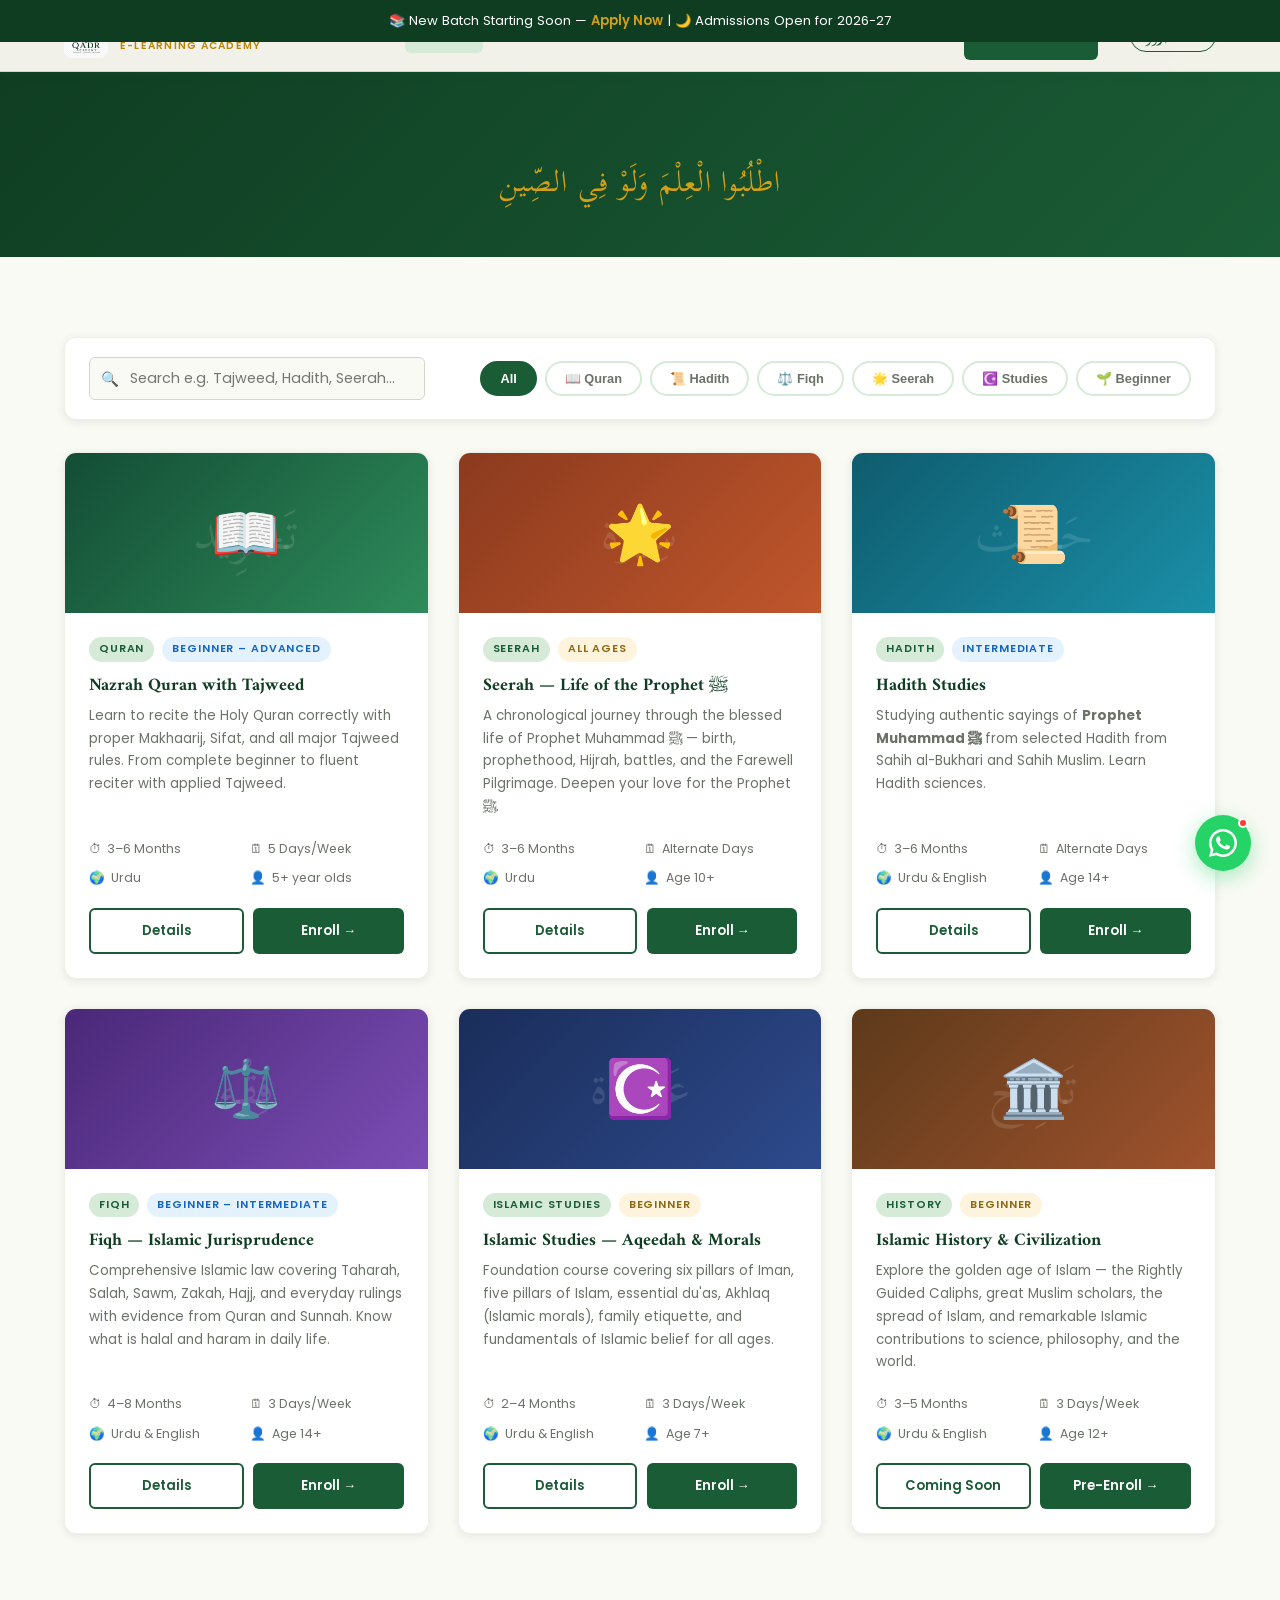
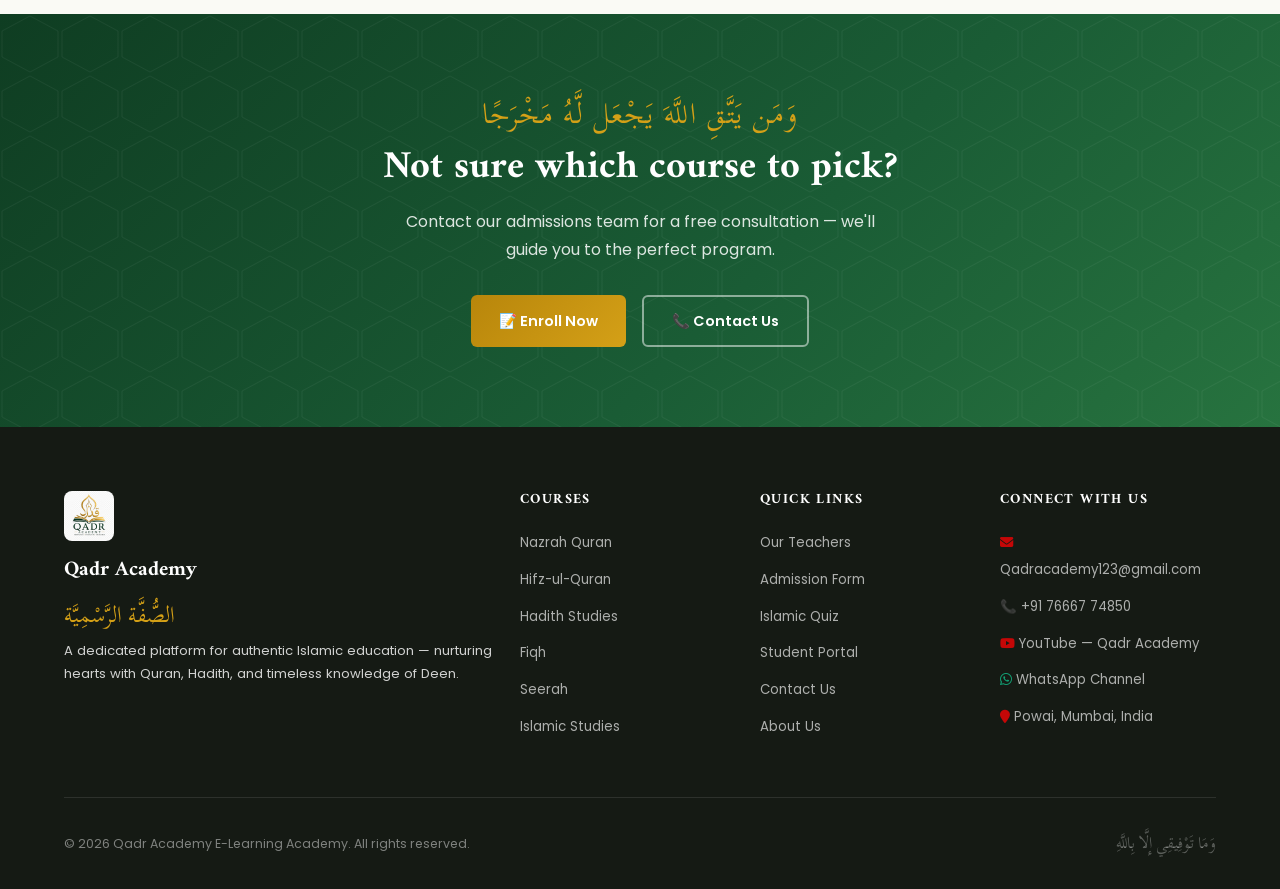
<file: pages/courses.html>
<!doctype html>
<html lang="en">
  <head>
    <meta charset="UTF-8" />
    <meta name="viewport" content="width=device-width, initial-scale=1.0" />
    <title>All Courses — QADR Official Islamic Academy</title>
    <link rel="stylesheet" href="../css/style.css" />
    <link rel="stylesheet" href="../css/theme.css" />
    <link rel="stylesheet" href="../css/urdu.css" />
    <link rel="icon" href="../assets/logo.png" type="image/png" />
    <style>
      .courses-search-bar {
        display: flex;
        gap: 1rem;
        flex-wrap: wrap;
        align-items: center;
        margin-bottom: 2rem;
        background: var(--white);
        border-radius: var(--radius-md);
        padding: 1.2rem 1.5rem;
        box-shadow: var(--shadow-sm);
        border: 1px solid var(--cream-dark);
      }
      .courses-search-input {
        flex: 1;
        min-width: 200px;
        padding: 10px 16px 10px 40px;
        border: 1.5px solid var(--border);
        border-radius: var(--radius-sm);
        font-family: var(--font-body);
        font-size: 0.9rem;
        color: var(--text-dark);
        background: var(--cream);
        outline: none;
        transition: border-color 0.2s;
      }
      .courses-search-input:focus {
        border-color: var(--emerald);
        background: var(--white);
      }
      .search-wrap {
        position: relative;
        flex: 1;
        min-width: 200px;
      }
      .search-icon {
        position: absolute;
        left: 12px;
        top: 50%;
        transform: translateY(-50%);
        color: var(--text-muted);
        font-size: 0.9rem;
        pointer-events: none;
      }
      .filter-group {
        display: flex;
        gap: 0.5rem;
        flex-wrap: wrap;
      }
      .filter-btn {
        padding: 8px 18px;
        border-radius: 20px;
        font-size: 0.8rem;
        font-weight: 600;
        cursor: pointer;
        border: 2px solid var(--emerald-pale);
        color: var(--text-muted);
        background: var(--white);
        transition: all 0.2s;
      }
      .filter-btn:hover,
      .filter-btn.active {
        background: var(--emerald);
        border-color: var(--emerald);
        color: var(--white);
      }
      .no-results {
        text-align: center;
        padding: 3rem;
        color: var(--text-muted);
        display: none;
      }
      .course-card-full {
        background: var(--white);
        border-radius: var(--radius-md);
        overflow: hidden;
        box-shadow: var(--shadow-sm);
        border: 1px solid var(--cream-dark);
        transition: all 0.3s;
        display: flex;
        flex-direction: column;
      }
      .course-card-full:hover {
        transform: translateY(-5px);
        box-shadow: var(--shadow-lg);
      }
      .course-card-thumb {
        height: 160px;
        display: flex;
        align-items: center;
        justify-content: center;
        font-size: 3.5rem;
        position: relative;
        overflow: hidden;
      }
      .thumb-arabic {
        position: absolute;
        inset: 0;
        display: flex;
        align-items: center;
        justify-content: center;
        font-family: var(--font-arabic);
        font-size: 3rem;
        color: rgba(255, 255, 255, 0.12);
        pointer-events: none;
      }
      .thumb-icon {
        position: relative;
        z-index: 1;
      }
      .ccf-body {
        padding: 1.5rem;
        flex: 1;
        display: flex;
        flex-direction: column;
      }
      .ccf-tags {
        display: flex;
        gap: 0.5rem;
        flex-wrap: wrap;
        margin-bottom: 0.8rem;
      }
      .ccf-tag {
        font-size: 0.68rem;
        font-weight: 600;
        text-transform: uppercase;
        letter-spacing: 0.08em;
        padding: 3px 10px;
        border-radius: 20px;
      }
      .tag-emerald {
        background: var(--emerald-pale);
        color: var(--emerald);
      }
      .tag-gold {
        background: #fef3dc;
        color: #8b6914;
      }
      .tag-blue {
        background: #e3f2fd;
        color: #1565c0;
      }
      .ccf-body h3 {
        font-size: 1.1rem;
        color: var(--emerald-dark);
        margin-bottom: 0.5rem;
      }
      .ccf-body p {
        font-size: 0.84rem;
        color: var(--text-muted);
        flex: 1;
        line-height: 1.7;
      }
      .ccf-meta {
        display: grid;
        grid-template-columns: 1fr 1fr;
        gap: 0.5rem;
        margin: 1.2rem 0;
      }
      .ccf-meta-item {
        display: flex;
        align-items: center;
        gap: 6px;
        font-size: 0.78rem;
        color: var(--text-muted);
      }
      .ccf-actions {
        display: flex;
        gap: 0.6rem;
        margin-top: auto;
      }
      .ccf-actions .btn {
        flex: 1;
        justify-content: center;
        font-size: 0.82rem;
        padding: 10px;
      }
    </style>
    <link
      rel="stylesheet"
      href="https://cdnjs.cloudflare.com/ajax/libs/font-awesome/6.7.2/css/all.min.css"
    />
  </head>
  <body>
    <script src="../js/components.js"></script>

    <div class="page-hero">
      <span class="arabic-accent">اطْلُبُوا الْعِلْمَ وَلَوْ فِي الصِّينِ</span>
      <h1 data-en="All Courses" data-ur="تمام کورسز">All Courses</h1>
      <p
        data-en="Browse all Islamic programs — filter by topic or search by name"
        data-ur="تمام اسلامی پروگرام دیکھیں — موضوع کے مطابق فلٹر یا نام سے تلاش کریں"
      >
        Browse all Islamic programs — filter by topic or search by name
      </p>
    </div>

    <section class="section bg-cream">
      <div class="section-inner">
        <div class="courses-search-bar">
          <div class="search-wrap">
            <span class="search-icon">🔍</span>
            <input
              type="text"
              class="courses-search-input"
              id="courseSearch"
              placeholder="Search e.g. Tajweed, Hadith, Seerah…"
              oninput="filterCourses()"
            />
          </div>
          <div class="filter-group">
            <button
              class="filter-btn active"
              data-filter="all"
              onclick="setFilter(this)"
            >
              All
            </button>
            <button
              class="filter-btn"
              data-filter="quran"
              onclick="setFilter(this)"
            >
              📖 Quran
            </button>
            <button
              class="filter-btn"
              data-filter="hadith"
              onclick="setFilter(this)"
            >
              📜 Hadith
            </button>
            <button
              class="filter-btn"
              data-filter="fiqh"
              onclick="setFilter(this)"
            >
              ⚖️ Fiqh
            </button>
            <button
              class="filter-btn"
              data-filter="seerah"
              onclick="setFilter(this)"
            >
              🌟 Seerah
            </button>
            <button
              class="filter-btn"
              data-filter="studies"
              onclick="setFilter(this)"
            >
              ☪️ Studies
            </button>
            <button
              class="filter-btn"
              data-filter="beginner"
              onclick="setFilter(this)"
            >
              🌱 Beginner
            </button>
          </div>
        </div>

        <div class="courses-grid" id="coursesGrid">
          <div
            class="course-card-full"
            data-category="quran"
            data-level="beginner"
            data-name="nazrah quran tajweed recitation makhaarij"
          >
            <div
              class="course-card-thumb"
              style="background: linear-gradient(135deg, #134d35, #2e8b5a)"
            >
              <div class="thumb-arabic">تَجْوِيد</div>
              <span class="thumb-icon">📖</span>
            </div>
            <div class="ccf-body">
              <div class="ccf-tags">
                <span class="ccf-tag tag-emerald">Quran</span
                ><span class="ccf-tag tag-blue">Beginner – Advanced</span>
              </div>
              <h3>Nazrah Quran with Tajweed</h3>
              <p>
                Learn to recite the Holy Quran correctly with proper Makhaarij,
                Sifat, and all major Tajweed rules. From complete beginner to
                fluent reciter with applied Tajweed.
              </p>
              <div class="ccf-meta">
                <div class="ccf-meta-item">
                  <span>⏱</span><span>3–6 Months</span>
                </div>
                <div class="ccf-meta-item">
                  <span>🗓</span><span>5 Days/Week</span>
                </div>
                <div class="ccf-meta-item">
                  <span>🌍</span><span>Urdu </span>
                </div>
                <div class="ccf-meta-item">
                  <span>👤</span><span>5+ year olds</span>
                </div>
              </div>
              <div class="ccf-actions">
                <a href="courses-detail.html#nazrah" class="btn btn-outline"
                  >Details</a
                >
                <a href="admission.html" class="btn btn-primary">Enroll →</a>
              </div>
            </div>
          </div>
          <!-- seerah -->
          <div
            class="course-card-full"
            data-category="seerah"
            data-level="beginner"
            data-name="seerah prophet muhammad biography history hijrah makkah madinah"
          >
            <div
              class="course-card-thumb"
              style="background: linear-gradient(135deg, #8b3a1e, #c0562c)"
            >
              <div class="thumb-arabic">سِيرَة</div>
              <span class="thumb-icon">🌟</span>
            </div>
            <div class="ccf-body">
              <div class="ccf-tags">
                <span class="ccf-tag tag-emerald">Seerah</span
                ><span class="ccf-tag tag-gold">All Ages</span>
              </div>
              <h3>Seerah — Life of the Prophet ﷺ</h3>
              <p>
                A chronological journey through the blessed life of Prophet
                Muhammad ﷺ — birth, prophethood, Hijrah, battles, and the
                Farewell Pilgrimage. Deepen your love for the Prophet ﷺ.
              </p>
              <div class="ccf-meta">
                <div class="ccf-meta-item">
                  <span>⏱</span><span>3–6 Months</span>
                </div>
                <div class="ccf-meta-item">
                  <span>🗓</span><span>Alternate Days</span>
                </div>
                <div class="ccf-meta-item">
                  <span>🌍</span><span>Urdu </span>
                </div>
                <div class="ccf-meta-item">
                  <span>👤</span><span>Age 10+</span>
                </div>
              </div>
              <div class="ccf-actions">
                <a href="seerah.html" class="btn btn-outline">Details</a>
                <a href="admission.html" class="btn btn-primary">Enroll →</a>
              </div>
            </div>
          </div>

          <!-- hadith -->
          <div
            class="course-card-full"
            data-category="hadith"
            data-level="intermediate"
            data-name="hadith sunnah bukhari muslim arbaeen nawawi riyad salihin"
          >
            <div
              class="course-card-thumb"
              style="background: linear-gradient(135deg, #0f5c6e, #1a8fa8)"
            >
              <div class="thumb-arabic">حَدِيث</div>
              <span class="thumb-icon">📜</span>
            </div>
            <div class="ccf-body">
              <div class="ccf-tags">
                <span class="ccf-tag tag-emerald">Hadith</span
                ><span class="ccf-tag tag-blue">Intermediate</span>
              </div>
              <h3>Hadith Studies</h3>
              <p>
                Studying authentic sayings of <b>Prophet Muhammad ﷺ</b> from
                selected Hadith from Sahih al-Bukhari and Sahih Muslim. Learn
                Hadith sciences.
              </p>
              <div class="ccf-meta">
                <div class="ccf-meta-item">
                  <span>⏱</span><span>3–6 Months</span>
                </div>
                <div class="ccf-meta-item">
                  <span>🗓</span><span>Alternate Days</span>
                </div>
                <div class="ccf-meta-item">
                  <span>🌍</span><span>Urdu & English</span>
                </div>
                <div class="ccf-meta-item">
                  <span>👤</span><span>Age 14+</span>
                </div>
              </div>
              <div class="ccf-actions">
                <a href="hadith.html" class="btn btn-outline">Details</a>
                <a href="admission.html" class="btn btn-primary">Enroll →</a>
              </div>
            </div>
          </div>

          <!-- fiqhh -->

          <div
            class="course-card-full"
            data-category="fiqh"
            data-level="intermediate"
            data-name="fiqh jurisprudence salah wudu taharah zakah sawm hajj"
          >
            <div
              class="course-card-thumb"
              style="background: linear-gradient(135deg, #4a2878, #7b4db5)"
            >
              <div class="thumb-arabic">فِقْه</div>
              <span class="thumb-icon">⚖️</span>
            </div>
            <div class="ccf-body">
              <div class="ccf-tags">
                <span class="ccf-tag tag-emerald">Fiqh</span
                ><span class="ccf-tag tag-blue">Beginner – Intermediate</span>
              </div>
              <h3>Fiqh — Islamic Jurisprudence</h3>
              <p>
                Comprehensive Islamic law covering Taharah, Salah, Sawm, Zakah,
                Hajj, and everyday rulings with evidence from Quran and Sunnah.
                Know what is halal and haram in daily life.
              </p>
              <div class="ccf-meta">
                <div class="ccf-meta-item">
                  <span>⏱</span><span>4–8 Months</span>
                </div>
                <div class="ccf-meta-item">
                  <span>🗓</span><span>3 Days/Week</span>
                </div>
                <div class="ccf-meta-item">
                  <span>🌍</span><span>Urdu & English</span>
                </div>
                <div class="ccf-meta-item">
                  <span>👤</span><span>Age 14+</span>
                </div>
              </div>
              <div class="ccf-actions">
                <a href="courses-detail.html#fiqh" class="btn btn-outline"
                  >Details</a
                >
                <a href="admission.html" class="btn btn-primary">Enroll →</a>
              </div>
            </div>
          </div>

          <div
            class="course-card-full"
            data-category="studies"
            data-level="beginner"
            data-name="islamic studies aqeedah iman pillars kalimah akhlaq morals duas"
          >
            <div
              class="course-card-thumb"
              style="background: linear-gradient(135deg, #1a2d5a, #2e4a8c)"
            >
              <div class="thumb-arabic">عَقِيدَة</div>
              <span class="thumb-icon">☪️</span>
            </div>
            <div class="ccf-body">
              <div class="ccf-tags">
                <span class="ccf-tag tag-emerald">Islamic Studies</span
                ><span class="ccf-tag tag-gold">Beginner</span>
              </div>
              <h3>Islamic Studies — Aqeedah & Morals</h3>
              <p>
                Foundation course covering six pillars of Iman, five pillars of
                Islam, essential du'as, Akhlaq (Islamic morals), family
                etiquette, and fundamentals of Islamic belief for all ages.
              </p>
              <div class="ccf-meta">
                <div class="ccf-meta-item">
                  <span>⏱</span><span>2–4 Months</span>
                </div>
                <div class="ccf-meta-item">
                  <span>🗓</span><span>3 Days/Week</span>
                </div>
                <div class="ccf-meta-item">
                  <span>🌍</span><span>Urdu & English</span>
                </div>
                <div class="ccf-meta-item">
                  <span>👤</span><span>Age 7+</span>
                </div>
              </div>
              <div class="ccf-actions">
                <a href="islamic-studies.html" class="btn btn-outline"
                  >Details</a
                >
                <a href="admission.html" class="btn btn-primary">Enroll →</a>
              </div>
            </div>
          </div>

          <div
            class="course-card-full"
            data-category="studies"
            data-level="beginner"
            data-name="islamic history khulafa rashideen caliphate civilization golden age"
          >
            <div
              class="course-card-thumb"
              style="background: linear-gradient(135deg, #5d3a1a, #a0522d)"
            >
              <div class="thumb-arabic">تَارِيخ</div>
              <span class="thumb-icon">🏛️</span>
            </div>
            <div class="ccf-body">
              <div class="ccf-tags">
                <span class="ccf-tag tag-emerald">History</span
                ><span class="ccf-tag tag-gold">Beginner</span>
              </div>
              <h3>Islamic History & Civilization</h3>
              <p>
                Explore the golden age of Islam — the Rightly Guided Caliphs,
                great Muslim scholars, the spread of Islam, and remarkable
                Islamic contributions to science, philosophy, and the world.
              </p>
              <div class="ccf-meta">
                <div class="ccf-meta-item">
                  <span>⏱</span><span>3–5 Months</span>
                </div>
                <div class="ccf-meta-item">
                  <span>🗓</span><span>3 Days/Week</span>
                </div>
                <div class="ccf-meta-item">
                  <span>🌍</span><span>Urdu & English</span>
                </div>
                <div class="ccf-meta-item">
                  <span>👤</span><span>Age 12+</span>
                </div>
              </div>
              <div class="ccf-actions">
                <a href="admission.html" class="btn btn-outline">Coming Soon</a>
                <a href="admission.html" class="btn btn-primary"
                  >Pre-Enroll →</a
                >
              </div>
            </div>
          </div>
        </div>

        <div class="no-results" id="noResults">
          <div style="font-size: 3rem; margin-bottom: 1rem">🔍</div>
          <h3 style="color: var(--emerald-dark); margin-bottom: 0.5rem">
            No courses found
          </h3>
          <p>Try a different search term or select a different filter.</p>
        </div>
      </div>
    </section>

    <div class="cta-banner">
      <span class="arabic-accent"
        >وَمَن يَتَّقِ اللَّهَ يَجْعَل لَّهُ مَخْرَجًا</span
      >
      <h2>Not sure which course to pick?</h2>
      <p>
        Contact our admissions team for a free consultation — we'll guide you to
        the perfect program.
      </p>
      <div
        style="
          display: flex;
          gap: 1rem;
          justify-content: center;
          flex-wrap: wrap;
          position: relative;
        "
      >
        <a href="admission.html" class="btn btn-gold">📝 Enroll Now</a>
        <a
          href="contact.html"
          class="btn btn-outline"
          style="color: white; border-color: rgba(255, 255, 255, 0.5)"
          >📞 Contact Us</a
        >
      </div>
    </div>

    <script>
      let activeFilter = "all";
      function setFilter(btn) {
        document
          .querySelectorAll(".filter-btn")
          .forEach((b) => b.classList.remove("active"));
        btn.classList.add("active");
        activeFilter = btn.dataset.filter;
        filterCourses();
      }
      function filterCourses() {
        const query = document
          .getElementById("courseSearch")
          .value.toLowerCase()
          .trim();
        const cards = document.querySelectorAll(".course-card-full");
        let visible = 0;
        cards.forEach((card) => {
          const cat = card.dataset.category || "";
          const level = card.dataset.level || "";
          const name = card.dataset.name || "";
          const matchFilter =
            activeFilter === "all" ||
            cat === activeFilter ||
            (activeFilter === "beginner" && level.includes("beginner"));
          const matchSearch =
            !query ||
            name.includes(query) ||
            card
              .querySelector("h3")
              .textContent.toLowerCase()
              .includes(query) ||
            card.querySelector("p").textContent.toLowerCase().includes(query);
          const show = matchFilter && matchSearch;
          card.style.display = show ? "" : "none";
          if (show) {
            card.style.animation = "fadeUp 0.35s ease both";
            visible++;
          }
        });
        document.getElementById("noResults").style.display =
          visible === 0 ? "block" : "none";
      }
    </script>

    <script src="../js/urdu.js"></script>
    <script src="../js/whatsapp.js"></script>
    <script src="../js/main.js"></script>
  </body>
</html>
</file>
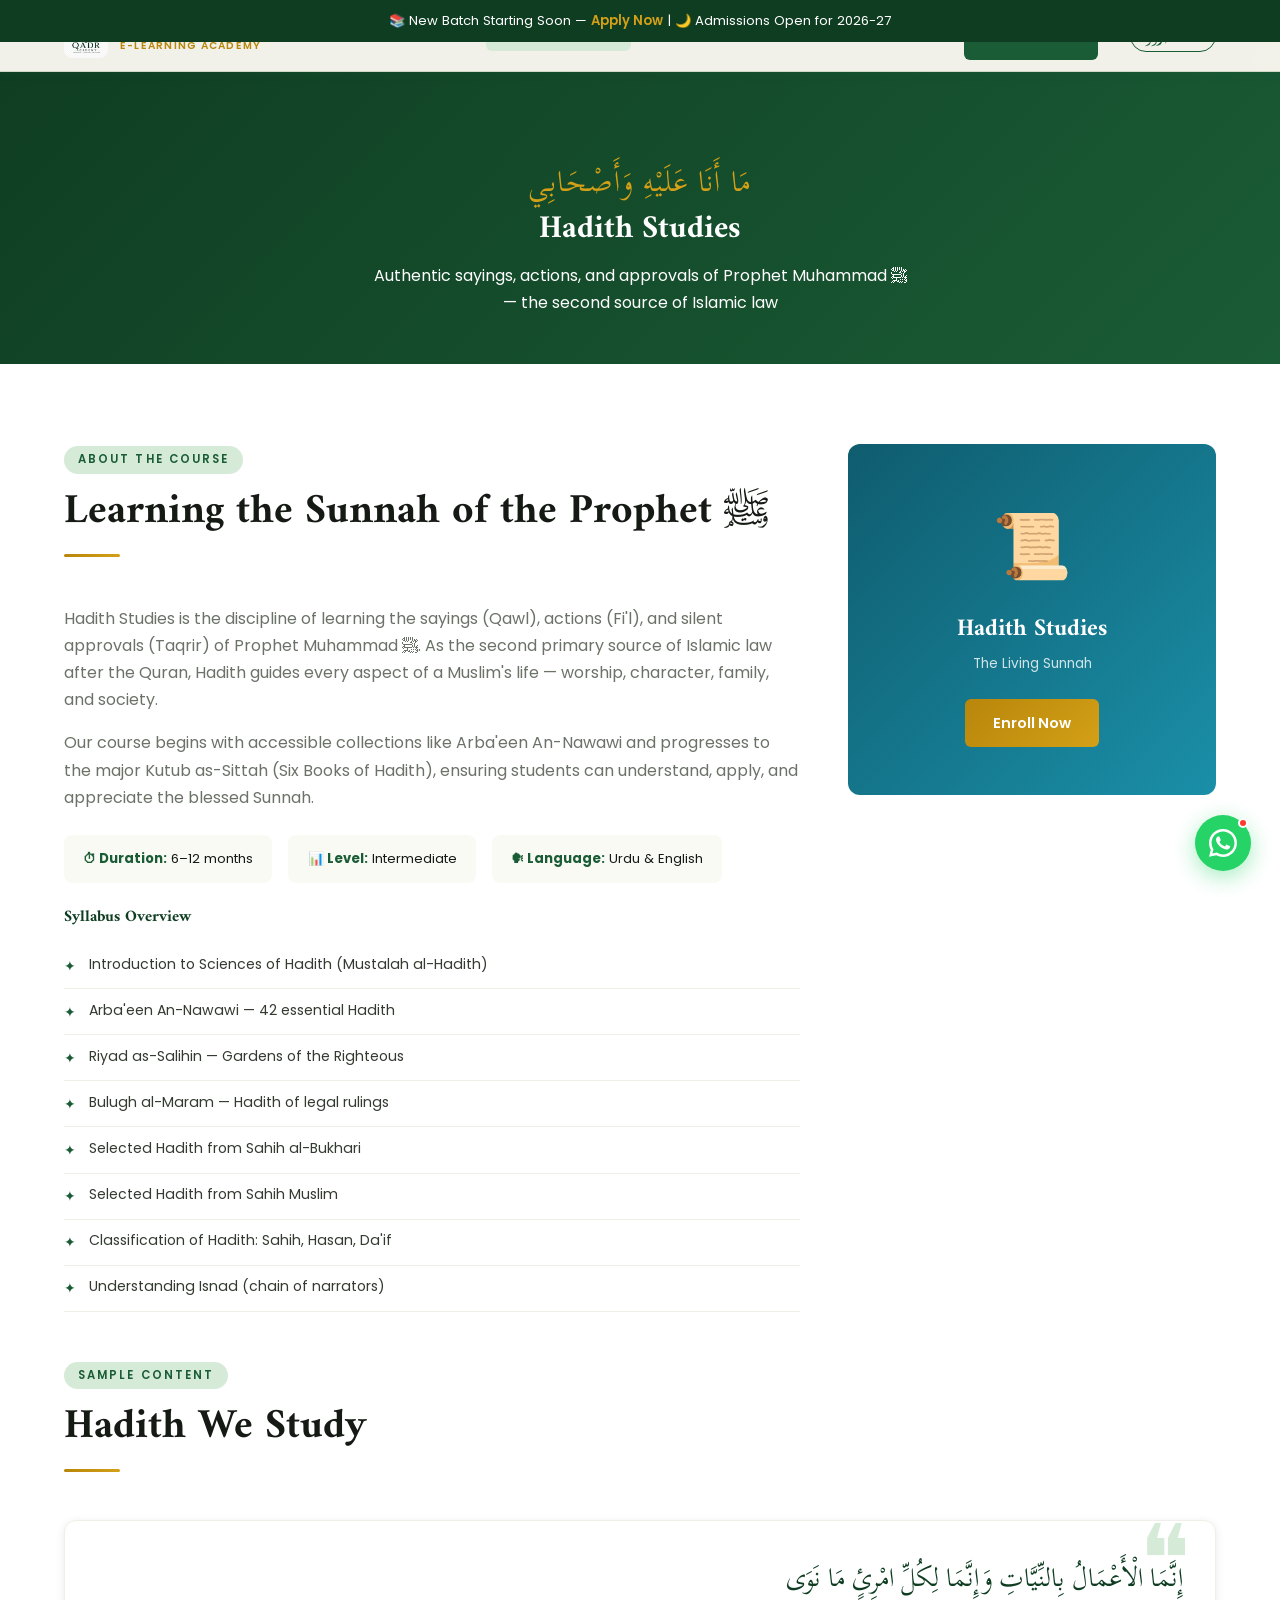
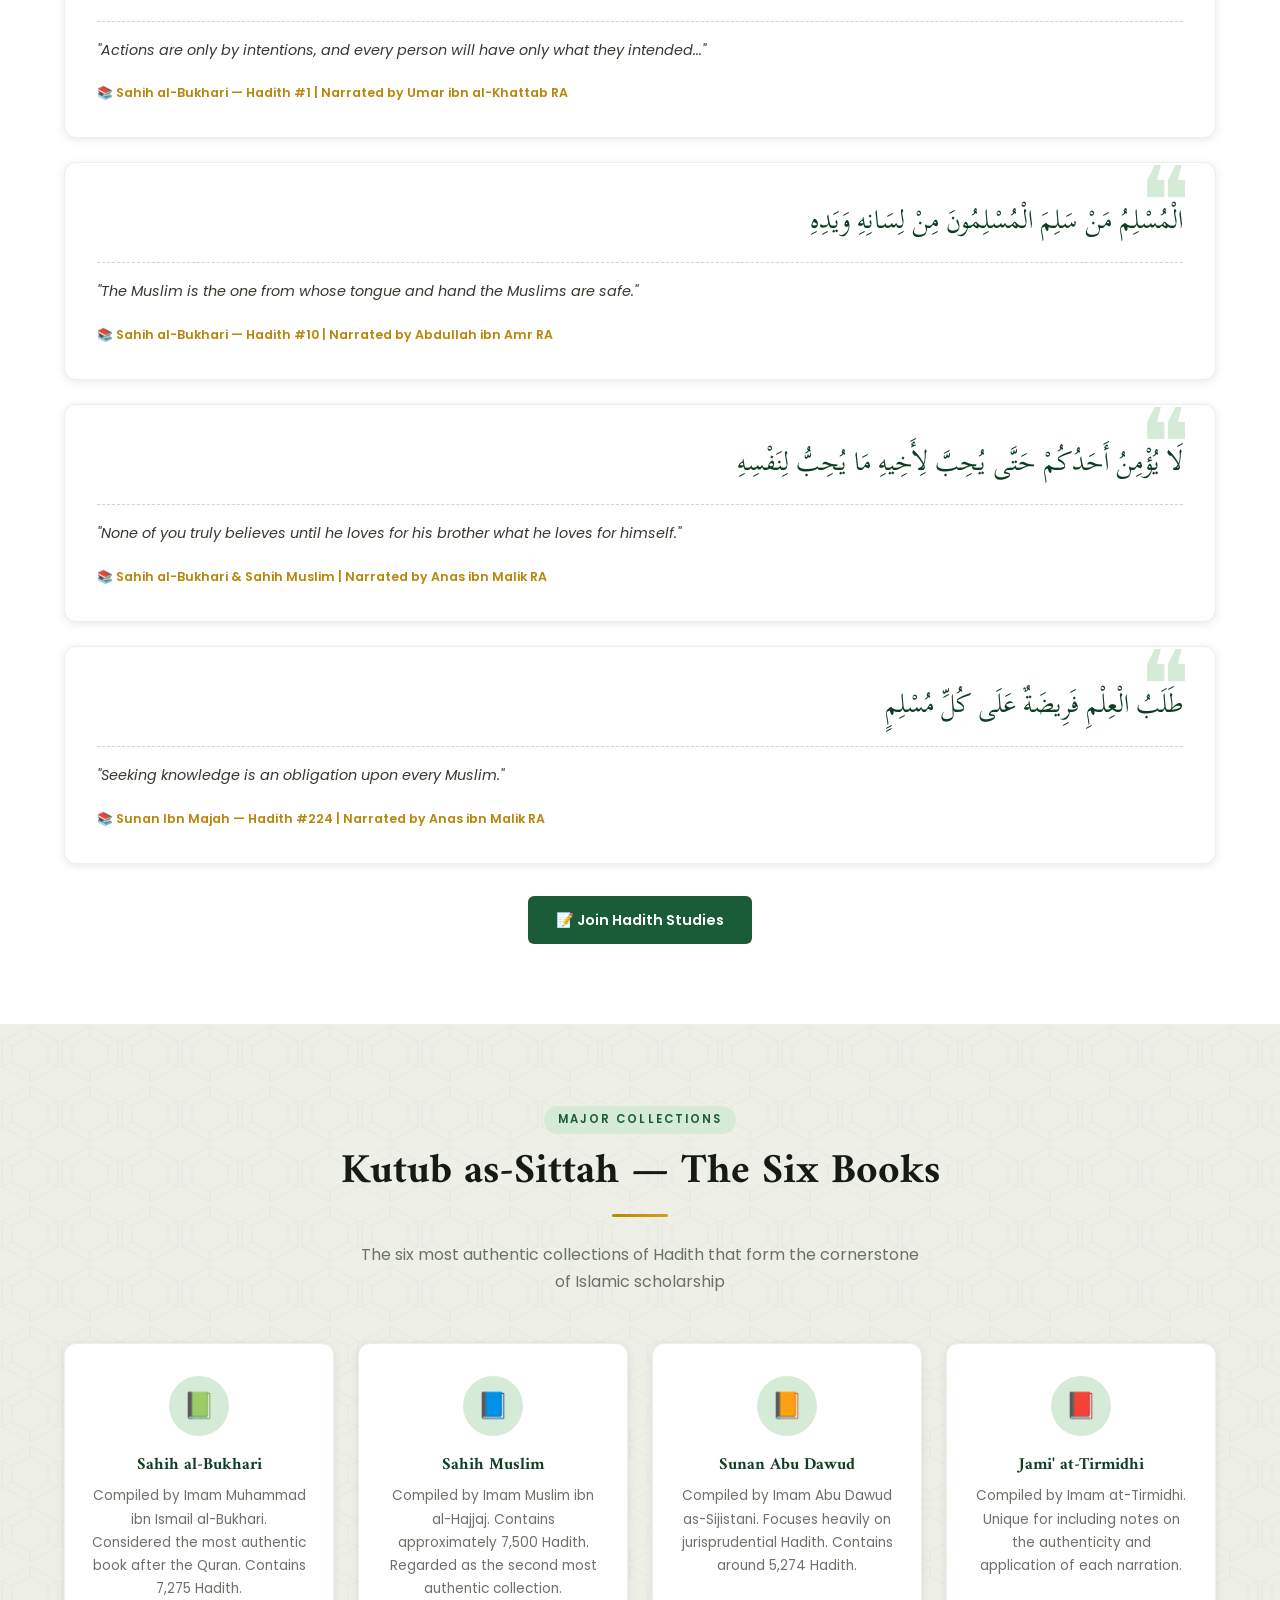
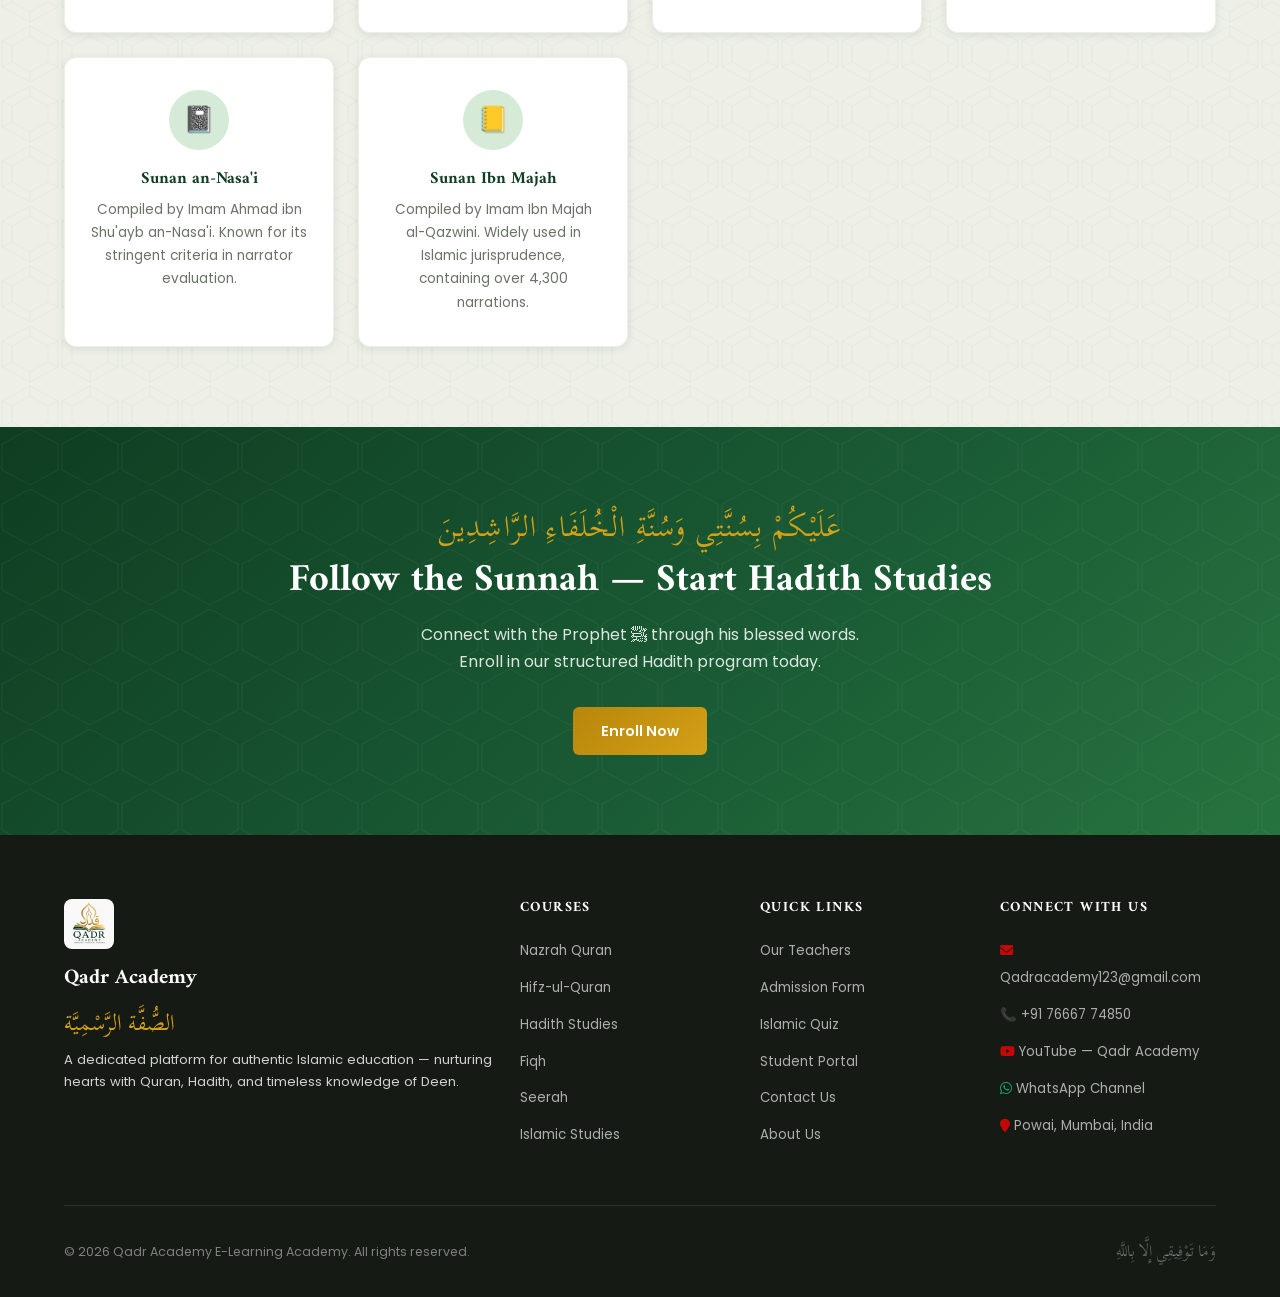
<file: pages/hadith.html>
<!doctype html>
<html lang="en">
  <head>
    <meta charset="UTF-8" />
    <meta name="viewport" content="width=device-width, initial-scale=1.0" />
    <title>Hadith Studies — QADR Official</title>
    <link rel="stylesheet" href="../css/style.css" />
    <link rel="stylesheet" href="../css/theme.css" />
    <link rel="stylesheet" href="../css/urdu.css" />
    <link rel="icon" href="../assets/logo.png" type="image/png" />
    <link
      rel="stylesheet"
      href="https://cdnjs.cloudflare.com/ajax/libs/font-awesome/6.7.2/css/all.min.css"
    />
  </head>
  <body>
    <script src="../js/components.js"></script>

    <div class="page-hero">
      <span class="arabic-accent">مَا أَنَا عَلَيْهِ وَأَصْحَابِي</span>
      <h1>Hadith Studies</h1>
      <p>
        Authentic sayings, actions, and approvals of Prophet Muhammad ﷺ — the
        second source of Islamic law
      </p>
    </div>

    <section class="section bg-white">
      <div class="section-inner">
        <div
          style="
            display: grid;
            grid-template-columns: 2fr 1fr;
            gap: 3rem;
            align-items: start;
            margin-bottom: 3rem;
          "
          class="course-detail-grid"
        >
          <div>
            <div class="section-header">
              <span class="section-label">About the Course</span>
              <h2 class="section-title">
                Learning the Sunnah of the Prophet ﷺ
              </h2>
              <div class="divider-gold"></div>
            </div>
            <p style="color: var(--text-muted); margin-bottom: 1rem">
              Hadith Studies is the discipline of learning the sayings (Qawl),
              actions (Fi'l), and silent approvals (Taqrir) of Prophet Muhammad
              ﷺ. As the second primary source of Islamic law after the Quran,
              Hadith guides every aspect of a Muslim's life — worship,
              character, family, and society.
            </p>
            <p style="color: var(--text-muted); margin-bottom: 1.5rem">
              Our course begins with accessible collections like Arba'een
              An-Nawawi and progresses to the major Kutub as-Sittah (Six Books
              of Hadith), ensuring students can understand, apply, and
              appreciate the blessed Sunnah.
            </p>
            <div
              style="
                display: flex;
                gap: 1rem;
                flex-wrap: wrap;
                margin-bottom: 1.5rem;
              "
            >
              <div
                style="
                  background: var(--cream);
                  border-radius: 8px;
                  padding: 0.8rem 1.2rem;
                  font-size: 0.82rem;
                "
              >
                <strong style="color: var(--emerald)">⏱ Duration:</strong> 6–12
                months
              </div>
              <div
                style="
                  background: var(--cream);
                  border-radius: 8px;
                  padding: 0.8rem 1.2rem;
                  font-size: 0.82rem;
                "
              >
                <strong style="color: var(--emerald)">📊 Level:</strong>
                Intermediate
              </div>
              <div
                style="
                  background: var(--cream);
                  border-radius: 8px;
                  padding: 0.8rem 1.2rem;
                  font-size: 0.82rem;
                "
              >
                <strong style="color: var(--emerald)">🗣 Language:</strong> Urdu
                & English
              </div>
            </div>
            <h4 style="color: var(--emerald-dark); margin-bottom: 0.8rem">
              Syllabus Overview
            </h4>
            <ul class="syllabus-list">
              <li>Introduction to Sciences of Hadith (Mustalah al-Hadith)</li>
              <li>Arba'een An-Nawawi — 42 essential Hadith</li>
              <li>Riyad as-Salihin — Gardens of the Righteous</li>
              <li>Bulugh al-Maram — Hadith of legal rulings</li>
              <li>Selected Hadith from Sahih al-Bukhari</li>
              <li>Selected Hadith from Sahih Muslim</li>
              <li>Classification of Hadith: Sahih, Hasan, Da'if</li>
              <li>Understanding Isnad (chain of narrators)</li>
            </ul>
          </div>
          <div
            style="
              background: linear-gradient(135deg, #0f5c6e, #1a8fa8);
              border-radius: var(--radius-md);
              padding: 3rem 2rem;
              text-align: center;
              color: white;
            "
          >
            <div style="font-size: 4rem; margin-bottom: 0.8rem">📜</div>
            <h3
              style="font-family: &quot;Amiri&quot;, serif; font-size: 1.5rem"
            >
              Hadith Studies
            </h3>
            <p style="opacity: 0.8; font-size: 0.85rem; margin-top: 0.5rem">
              The Living Sunnah
            </p>
            <a
              href="admission.html"
              class="btn btn-gold"
              style="margin-top: 1.5rem"
              >Enroll Now</a
            >
          </div>
        </div>

        <!-- Sample Hadith Cards -->
        <div class="section-header">
          <span class="section-label">Sample Content</span>
          <h2 class="section-title">Hadith We Study</h2>
          <div class="divider-gold"></div>
        </div>

        <div class="hadith-card reveal">
          <div class="hadith-arabic">
            إِنَّمَا الْأَعْمَالُ بِالنِّيَّاتِ وَإِنَّمَا لِكُلِّ امْرِئٍ مَا
            نَوَى
          </div>
          <p class="hadith-translation">
            "Actions are only by intentions, and every person will have only
            what they intended..."
          </p>
          <span class="hadith-source"
            >📚 Sahih al-Bukhari — Hadith #1 | Narrated by Umar ibn al-Khattab
            RA</span
          >
        </div>

        <div class="hadith-card reveal">
          <div class="hadith-arabic">
            الْمُسْلِمُ مَنْ سَلِمَ الْمُسْلِمُونَ مِنْ لِسَانِهِ وَيَدِهِ
          </div>
          <p class="hadith-translation">
            "The Muslim is the one from whose tongue and hand the Muslims are
            safe."
          </p>
          <span class="hadith-source"
            >📚 Sahih al-Bukhari — Hadith #10 | Narrated by Abdullah ibn Amr
            RA</span
          >
        </div>

        <div class="hadith-card reveal">
          <div class="hadith-arabic">
            لَا يُؤْمِنُ أَحَدُكُمْ حَتَّى يُحِبَّ لِأَخِيهِ مَا يُحِبُّ
            لِنَفْسِهِ
          </div>
          <p class="hadith-translation">
            "None of you truly believes until he loves for his brother what he
            loves for himself."
          </p>
          <span class="hadith-source"
            >📚 Sahih al-Bukhari & Sahih Muslim | Narrated by Anas ibn Malik
            RA</span
          >
        </div>

        <div class="hadith-card reveal">
          <div class="hadith-arabic">
            طَلَبُ الْعِلْمِ فَرِيضَةٌ عَلَى كُلِّ مُسْلِمٍ
          </div>
          <p class="hadith-translation">
            "Seeking knowledge is an obligation upon every Muslim."
          </p>
          <span class="hadith-source"
            >📚 Sunan Ibn Majah — Hadith #224 | Narrated by Anas ibn Malik
            RA</span
          >
        </div>

        <div style="text-align: center; margin-top: 2rem">
          <a href="admission.html" class="btn btn-primary"
            >📝 Join Hadith Studies</a
          >
        </div>
      </div>
    </section>

    <!-- Kutub as-Sittah Section -->
    <section class="section geo-bg" style="background: var(--cream-dark)">
      <div class="section-inner">
        <div class="section-header center">
          <span class="section-label">Major Collections</span>
          <h2 class="section-title">Kutub as-Sittah — The Six Books</h2>
          <div class="divider-gold"></div>
          <p class="section-sub">
            The six most authentic collections of Hadith that form the
            cornerstone of Islamic scholarship
          </p>
        </div>
        <div class="features-grid">
          <div class="feature-card reveal">
            <div class="feature-icon">📗</div>
            <h3>Sahih al-Bukhari</h3>
            <p>
              Compiled by Imam Muhammad ibn Ismail al-Bukhari. Considered the
              most authentic book after the Quran. Contains 7,275 Hadith.
            </p>
          </div>
          <div class="feature-card reveal">
            <div class="feature-icon">📘</div>
            <h3>Sahih Muslim</h3>
            <p>
              Compiled by Imam Muslim ibn al-Hajjaj. Contains approximately
              7,500 Hadith. Regarded as the second most authentic collection.
            </p>
          </div>
          <div class="feature-card reveal">
            <div class="feature-icon">📙</div>
            <h3>Sunan Abu Dawud</h3>
            <p>
              Compiled by Imam Abu Dawud as-Sijistani. Focuses heavily on
              jurisprudential Hadith. Contains around 5,274 Hadith.
            </p>
          </div>
          <div class="feature-card reveal">
            <div class="feature-icon">📕</div>
            <h3>Jami' at-Tirmidhi</h3>
            <p>
              Compiled by Imam at-Tirmidhi. Unique for including notes on the
              authenticity and application of each narration.
            </p>
          </div>
          <div class="feature-card reveal">
            <div class="feature-icon">📓</div>
            <h3>Sunan an-Nasa'i</h3>
            <p>
              Compiled by Imam Ahmad ibn Shu'ayb an-Nasa'i. Known for its
              stringent criteria in narrator evaluation.
            </p>
          </div>
          <div class="feature-card reveal">
            <div class="feature-icon">📒</div>
            <h3>Sunan Ibn Majah</h3>
            <p>
              Compiled by Imam Ibn Majah al-Qazwini. Widely used in Islamic
              jurisprudence, containing over 4,300 narrations.
            </p>
          </div>
        </div>
      </div>
    </section>

    <div class="cta-banner">
      <span class="arabic-accent"
        >عَلَيْكُمْ بِسُنَّتِي وَسُنَّةِ الْخُلَفَاءِ الرَّاشِدِينَ</span
      >
      <h2>Follow the Sunnah — Start Hadith Studies</h2>
      <p>
        Connect with the Prophet ﷺ through his blessed words. Enroll in our
        structured Hadith program today.
      </p>
      <a href="admission.html" class="btn btn-gold">Enroll Now</a>
    </div>

    <script src="../js/urdu.js"></script>
    <script src="../js/whatsapp.js"></script>
    <script src="../js/main.js"></script>
  </body>
</html>
</file>
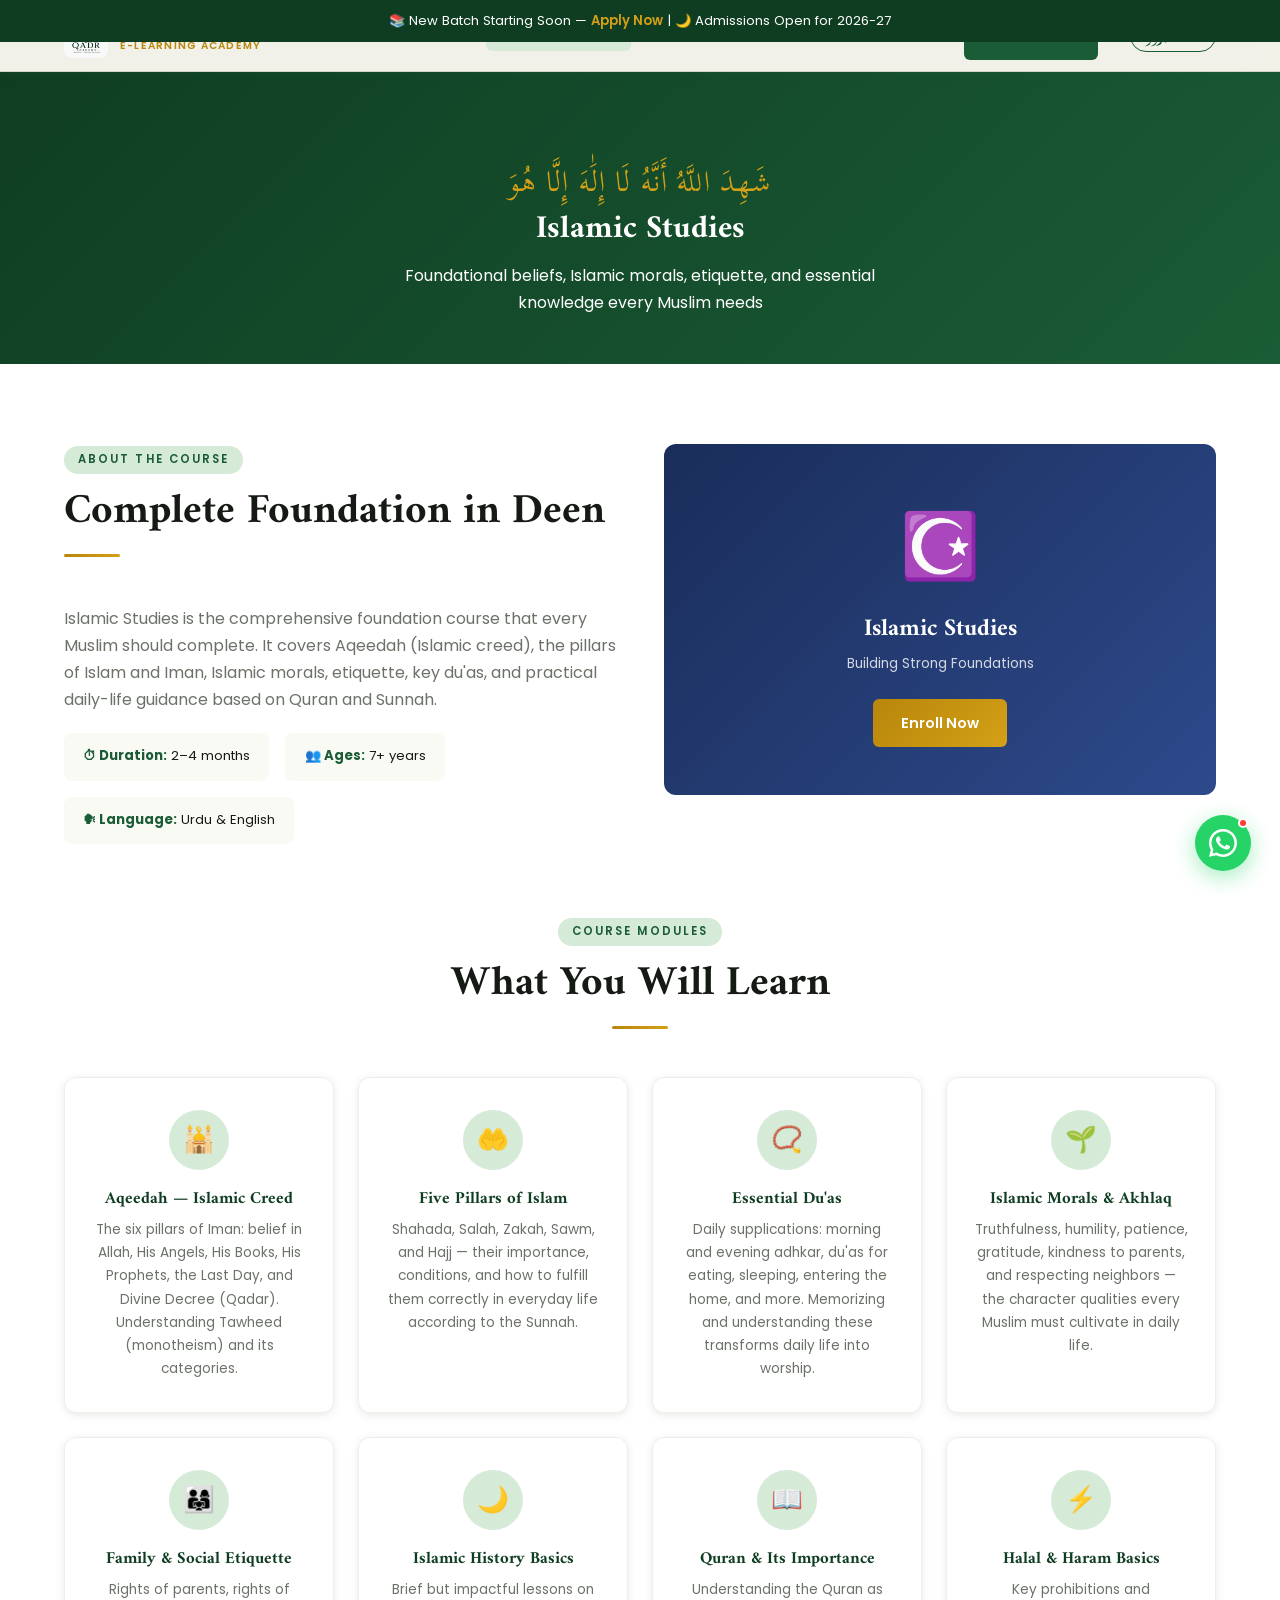
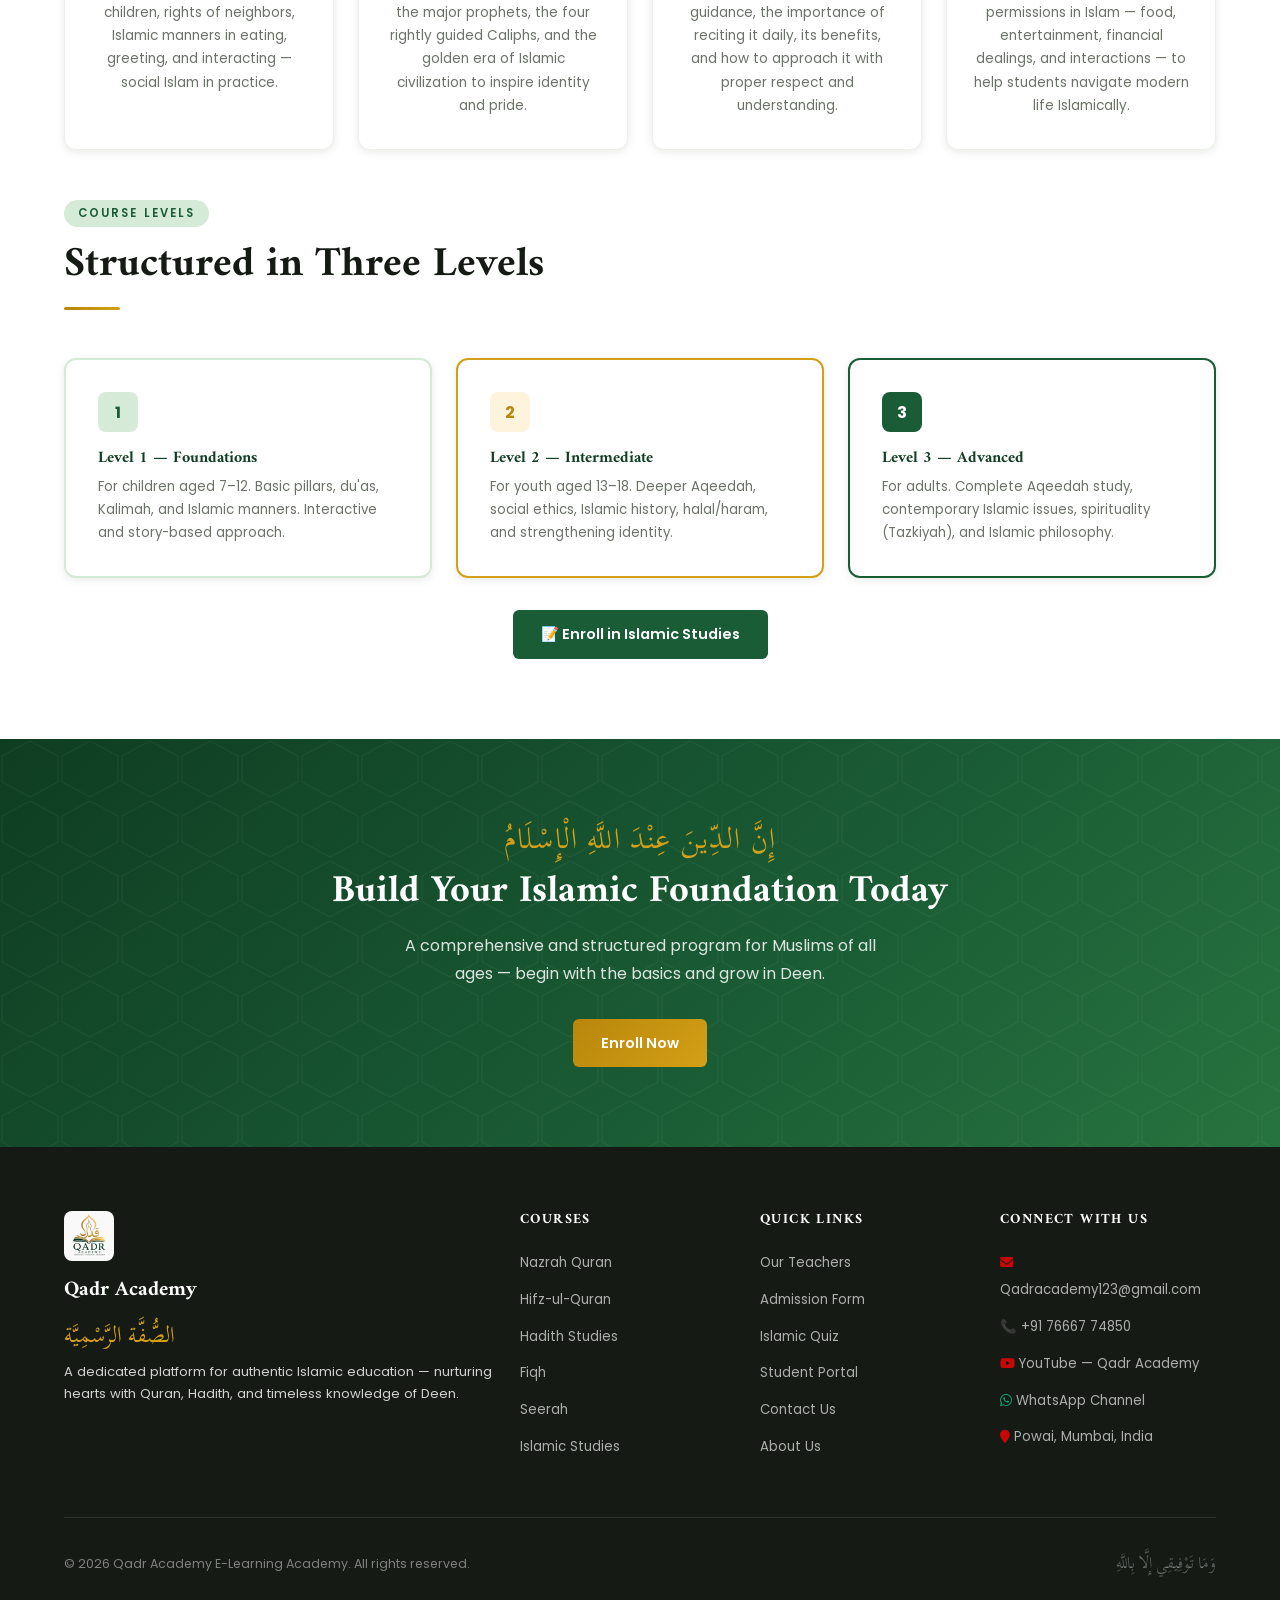
<file: pages/islamic-studies.html>
<!doctype html>
<html lang="en">
  <head>
    <meta charset="UTF-8" />
    <meta name="viewport" content="width=device-width, initial-scale=1.0" />
    <title>Islamic Studies — QADR Official</title>
    <link rel="stylesheet" href="../css/style.css" />
    <link rel="stylesheet" href="../css/theme.css" />
    <link rel="stylesheet" href="../css/urdu.css" />
    <link rel="icon" href="../assets/logo.png" type="image/png" />
    <link
      rel="stylesheet"
      href="https://cdnjs.cloudflare.com/ajax/libs/font-awesome/6.7.2/css/all.min.css"
    />
  </head>
  <body>
    <script src="../js/components.js"></script>

    <div class="page-hero">
      <span class="arabic-accent"
        >شَهِدَ اللَّهُ أَنَّهُ لَا إِلَٰهَ إِلَّا هُوَ</span
      >
      <h1>Islamic Studies</h1>
      <p>
        Foundational beliefs, Islamic morals, etiquette, and essential knowledge
        every Muslim needs
      </p>
    </div>

    <section class="section bg-white">
      <div class="section-inner">
        <div
          style="
            display: grid;
            grid-template-columns: 1fr 1fr;
            gap: 3rem;
            align-items: start;
            margin-bottom: 3rem;
          "
          class="course-detail-grid"
        >
          <div>
            <div class="section-header">
              <span class="section-label">About the Course</span>
              <h2 class="section-title">Complete Foundation in Deen</h2>
              <div class="divider-gold"></div>
            </div>
            <p style="color: var(--text-muted); margin-bottom: 1.2rem">
              Islamic Studies is the comprehensive foundation course that every
              Muslim should complete. It covers Aqeedah (Islamic creed), the
              pillars of Islam and Iman, Islamic morals, etiquette, key du'as,
              and practical daily-life guidance based on Quran and Sunnah.
            </p>
            <div
              style="
                display: flex;
                gap: 1rem;
                flex-wrap: wrap;
                margin-bottom: 1.5rem;
              "
            >
              <div
                style="
                  background: var(--cream);
                  border-radius: 8px;
                  padding: 0.8rem 1.2rem;
                  font-size: 0.82rem;
                "
              >
                <strong style="color: var(--emerald)">⏱ Duration:</strong> 2–4
                months
              </div>
              <div
                style="
                  background: var(--cream);
                  border-radius: 8px;
                  padding: 0.8rem 1.2rem;
                  font-size: 0.82rem;
                "
              >
                <strong style="color: var(--emerald)">👥 Ages:</strong> 7+ years
              </div>
              <div
                style="
                  background: var(--cream);
                  border-radius: 8px;
                  padding: 0.8rem 1.2rem;
                  font-size: 0.82rem;
                "
              >
                <strong style="color: var(--emerald)">🗣 Language:</strong> Urdu
                & English
              </div>
            </div>
          </div>
          <div
            style="
              background: linear-gradient(135deg, #1a2d5a, #2e4a8c);
              border-radius: var(--radius-md);
              padding: 3rem 2rem;
              text-align: center;
              color: white;
            "
          >
            <div style="font-size: 4rem; margin-bottom: 0.8rem">☪️</div>
            <h3
              style="font-family: &quot;Amiri&quot;, serif; font-size: 1.5rem"
            >
              Islamic Studies
            </h3>
            <p style="opacity: 0.8; font-size: 0.85rem; margin-top: 0.5rem">
              Building Strong Foundations
            </p>
            <a
              href="admission.html"
              class="btn btn-gold"
              style="margin-top: 1.5rem"
              >Enroll Now</a
            >
          </div>
        </div>

        <!-- Modules Grid -->
        <div class="section-header center">
          <span class="section-label">Course Modules</span>
          <h2 class="section-title">What You Will Learn</h2>
          <div class="divider-gold"></div>
        </div>

        <div class="features-grid" style="margin-bottom: 3rem">
          <div class="feature-card reveal">
            <div class="feature-icon">🕌</div>
            <h3>Aqeedah — Islamic Creed</h3>
            <p>
              The six pillars of Iman: belief in Allah, His Angels, His Books,
              His Prophets, the Last Day, and Divine Decree (Qadar).
              Understanding Tawheed (monotheism) and its categories.
            </p>
          </div>

          <div class="feature-card reveal">
            <div class="feature-icon">🤲</div>
            <h3>Five Pillars of Islam</h3>
            <p>
              Shahada, Salah, Zakah, Sawm, and Hajj — their importance,
              conditions, and how to fulfill them correctly in everyday life
              according to the Sunnah.
            </p>
          </div>

          <div class="feature-card reveal">
            <div class="feature-icon">📿</div>
            <h3>Essential Du'as</h3>
            <p>
              Daily supplications: morning and evening adhkar, du'as for eating,
              sleeping, entering the home, and more. Memorizing and
              understanding these transforms daily life into worship.
            </p>
          </div>

          <div class="feature-card reveal">
            <div class="feature-icon">🌱</div>
            <h3>Islamic Morals & Akhlaq</h3>
            <p>
              Truthfulness, humility, patience, gratitude, kindness to parents,
              and respecting neighbors — the character qualities every Muslim
              must cultivate in daily life.
            </p>
          </div>

          <div class="feature-card reveal">
            <div class="feature-icon">👨‍👩‍👧</div>
            <h3>Family & Social Etiquette</h3>
            <p>
              Rights of parents, rights of children, rights of neighbors,
              Islamic manners in eating, greeting, and interacting — social
              Islam in practice.
            </p>
          </div>

          <div class="feature-card reveal">
            <div class="feature-icon">🌙</div>
            <h3>Islamic History Basics</h3>
            <p>
              Brief but impactful lessons on the major prophets, the four
              rightly guided Caliphs, and the golden era of Islamic civilization
              to inspire identity and pride.
            </p>
          </div>

          <div class="feature-card reveal">
            <div class="feature-icon">📖</div>
            <h3>Quran & Its Importance</h3>
            <p>
              Understanding the Quran as guidance, the importance of reciting it
              daily, its benefits, and how to approach it with proper respect
              and understanding.
            </p>
          </div>

          <div class="feature-card reveal">
            <div class="feature-icon">⚡</div>
            <h3>Halal & Haram Basics</h3>
            <p>
              Key prohibitions and permissions in Islam — food, entertainment,
              financial dealings, and interactions — to help students navigate
              modern life Islamically.
            </p>
          </div>
        </div>

        <!-- Levels -->
        <div class="section-header">
          <span class="section-label">Course Levels</span>
          <h2 class="section-title">Structured in Three Levels</h2>
          <div class="divider-gold"></div>
        </div>

        <div
          style="
            display: grid;
            grid-template-columns: repeat(3, 1fr);
            gap: 1.5rem;
            margin-bottom: 2rem;
          "
          class="features-grid"
        >
          <div
            style="
              background: var(--white);
              border-radius: var(--radius-md);
              padding: 2rem;
              border: 2px solid var(--emerald-pale);
              box-shadow: var(--shadow-sm);
            "
          >
            <div
              style="
                width: 40px;
                height: 40px;
                background: var(--emerald-pale);
                border-radius: 8px;
                display: flex;
                align-items: center;
                justify-content: center;
                font-weight: 700;
                color: var(--emerald);
                margin-bottom: 1rem;
              "
            >
              1
            </div>
            <h3
              style="
                font-size: 1rem;
                color: var(--emerald-dark);
                margin-bottom: 0.5rem;
              "
            >
              Level 1 — Foundations
            </h3>
            <p style="font-size: 0.83rem; color: var(--text-muted)">
              For children aged 7–12. Basic pillars, du'as, Kalimah, and Islamic
              manners. Interactive and story-based approach.
            </p>
          </div>
          <div
            style="
              background: var(--white);
              border-radius: var(--radius-md);
              padding: 2rem;
              border: 2px solid var(--gold-light);
              box-shadow: var(--shadow-sm);
            "
          >
            <div
              style="
                width: 40px;
                height: 40px;
                background: #fef3dc;
                border-radius: 8px;
                display: flex;
                align-items: center;
                justify-content: center;
                font-weight: 700;
                color: var(--gold);
                margin-bottom: 1rem;
              "
            >
              2
            </div>
            <h3
              style="
                font-size: 1rem;
                color: var(--emerald-dark);
                margin-bottom: 0.5rem;
              "
            >
              Level 2 — Intermediate
            </h3>
            <p style="font-size: 0.83rem; color: var(--text-muted)">
              For youth aged 13–18. Deeper Aqeedah, social ethics, Islamic
              history, halal/haram, and strengthening identity.
            </p>
          </div>
          <div
            style="
              background: var(--white);
              border-radius: var(--radius-md);
              padding: 2rem;
              border: 2px solid var(--emerald);
              box-shadow: var(--shadow-sm);
            "
          >
            <div
              style="
                width: 40px;
                height: 40px;
                background: var(--emerald);
                border-radius: 8px;
                display: flex;
                align-items: center;
                justify-content: center;
                font-weight: 700;
                color: white;
                margin-bottom: 1rem;
              "
            >
              3
            </div>
            <h3
              style="
                font-size: 1rem;
                color: var(--emerald-dark);
                margin-bottom: 0.5rem;
              "
            >
              Level 3 — Advanced
            </h3>
            <p style="font-size: 0.83rem; color: var(--text-muted)">
              For adults. Complete Aqeedah study, contemporary Islamic issues,
              spirituality (Tazkiyah), and Islamic philosophy.
            </p>
          </div>
        </div>

        <div style="text-align: center; margin-top: 2rem">
          <a href="admission.html" class="btn btn-primary"
            >📝 Enroll in Islamic Studies</a
          >
        </div>
      </div>
    </section>

    <div class="cta-banner">
      <span class="arabic-accent"
        >إِنَّ الدِّينَ عِنْدَ اللَّهِ الْإِسْلَامُ</span
      >
      <h2>Build Your Islamic Foundation Today</h2>
      <p>
        A comprehensive and structured program for Muslims of all ages — begin
        with the basics and grow in Deen.
      </p>
      <a href="admission.html" class="btn btn-gold">Enroll Now</a>
    </div>

    <script src="../js/urdu.js"></script>
    <script src="../js/whatsapp.js"></script>
    <script src="../js/main.js"></script>
  </body>
</html>
</file>
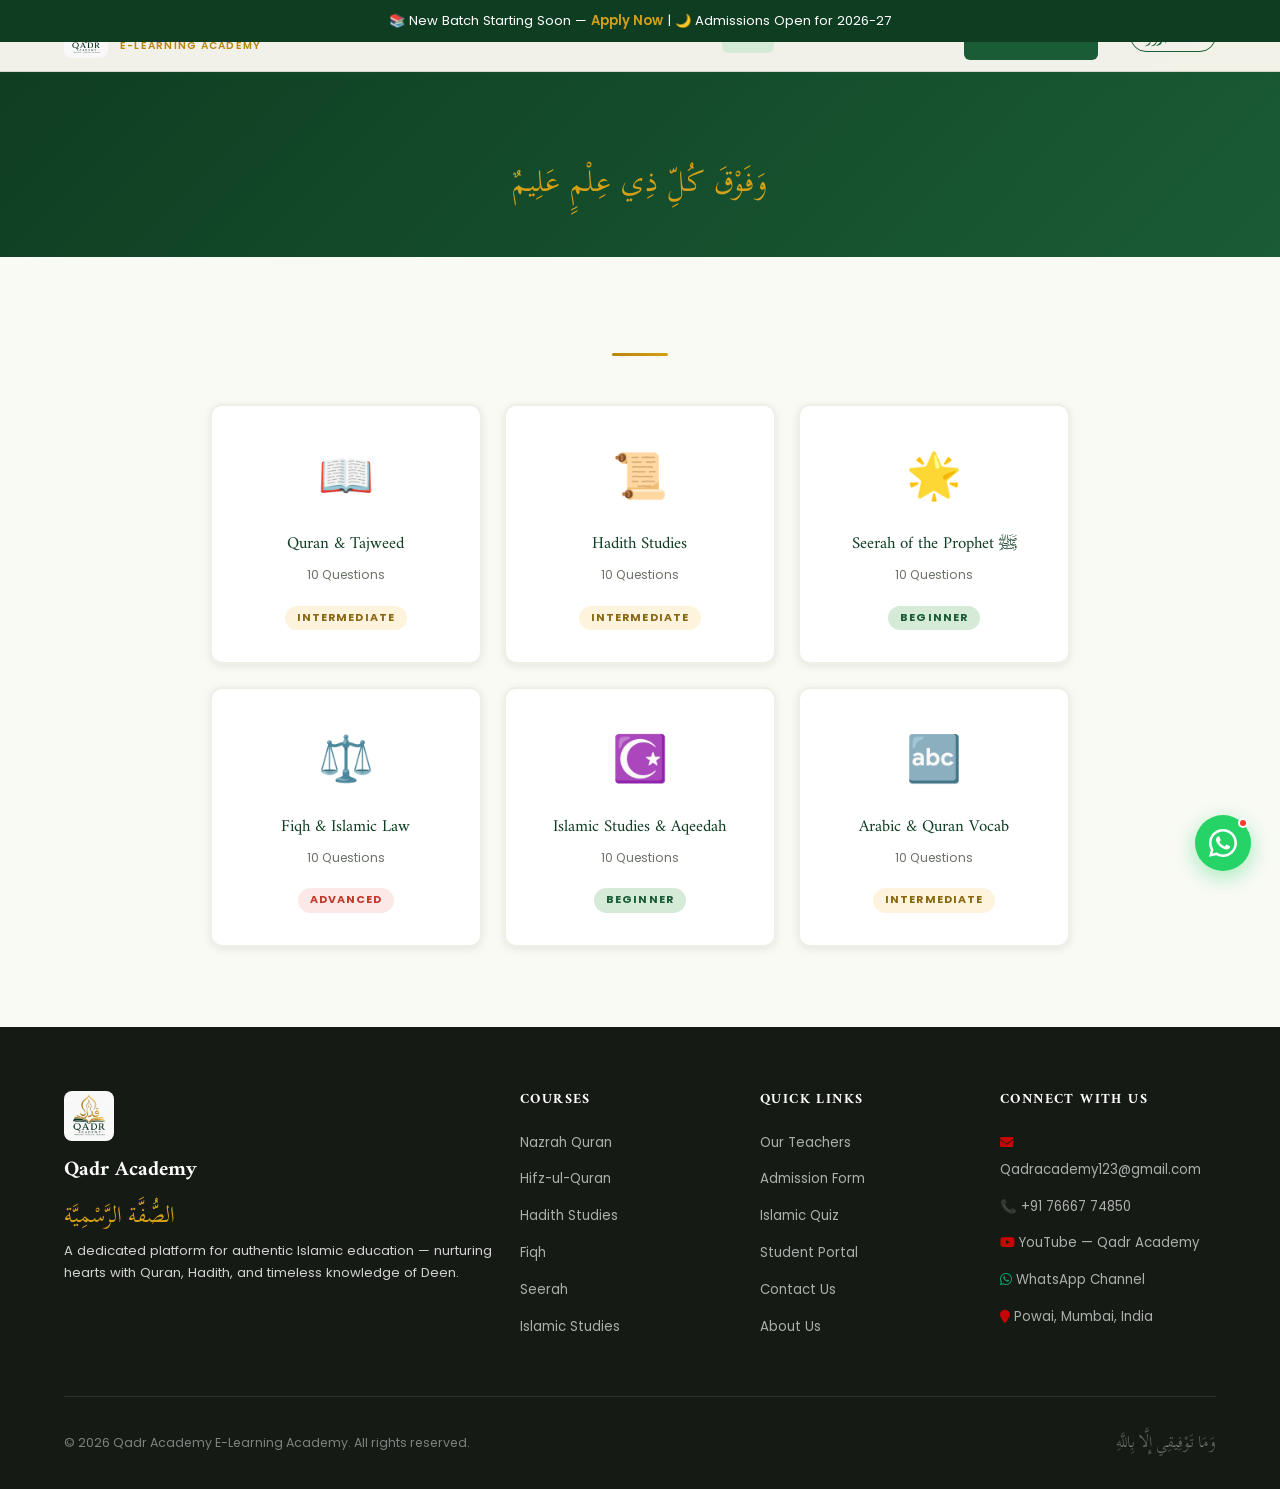
<file: pages/quiz.html>
<!doctype html>
<html lang="en">
  <head>
    <meta charset="UTF-8" />
    <meta name="viewport" content="width=device-width, initial-scale=1.0" />
    <title>Islamic Quiz — Qadr Academy</title>
    <link rel="stylesheet" href="../css/style.css" />
    <link rel="stylesheet" href="../css/theme.css" />
    <link rel="stylesheet" href="../css/quiz.css" />
    <link rel="stylesheet" href="../css/urdu.css" />
    <link rel="icon" href="../assets/logo.png" type="image/png" />
    <link
      rel="stylesheet"
      href="https://cdnjs.cloudflare.com/ajax/libs/font-awesome/6.7.2/css/all.min.css"
    />
  </head>
  <body>
    <script src="../js/components.js"></script>

    <div class="page-hero">
      <span class="arabic-accent">وَفَوْقَ كُلِّ ذِي عِلْمٍ عَلِيمٌ</span>
      <h1 data-en="Islamic Knowledge Quiz" data-ur="اسلامی علم کا امتحان">
        Islamic Knowledge Quiz
      </h1>
      <p
        data-en="Test your knowledge of Quran, Hadith, Seerah and Islamic Studies"
        data-ur="قرآن، حدیث، سیرت اور اسلامی تعلیم کا امتحان دیں"
      >
        Test your knowledge of Quran, Hadith, Seerah and Islamic Studies
      </p>
    </div>

    <section class="section bg-cream">
      <div class="section-inner" style="max-width: 860px">
        <!-- ── TOPIC SELECTOR ── -->
        <div id="quizHome">
          <div class="section-header center">
            <span
              class="section-label"
              data-en="Choose a Topic"
              data-ur="موضوع منتخب کریں"
              >Choose a Topic</span
            >
            <h2
              class="section-title"
              data-en="Select Quiz Category"
              data-ur="کوئز کیٹیگری منتخب کریں"
            >
              Select Quiz Category
            </h2>
            <div class="divider-gold"></div>
            <p
              class="section-sub"
              data-en="Each quiz has 10 questions — mix of MCQ and True/False. Try to score full marks!"
              data-ur="ہر کوئز میں 10 سوالات ہیں — MCQ اور درست/غلط کا مجموعہ۔ پوری نمبر لینے کی کوشش کریں!"
            >
              Each quiz has 10 questions — mix of MCQ and True/False. Try to
              score full marks!
            </p>
          </div>
          <div class="quiz-topic-grid" id="topicGrid"></div>
        </div>

        <!-- ── QUIZ SCREEN ── -->
        <div id="quizScreen" style="display: none">
          <div class="quiz-header-bar">
            <div class="quiz-meta">
              <span class="quiz-topic-badge" id="quizTopicBadge"></span>
              <span class="quiz-counter" id="quizCounter"
                >Question 1 of 10</span
              >
            </div>
            <div class="quiz-timer-wrap">
              <span class="quiz-timer-icon">⏱</span>
              <span class="quiz-timer" id="quizTimer">30</span>
            </div>
          </div>

          <div class="quiz-progress-track">
            <div class="quiz-progress-fill" id="quizProgressFill"></div>
          </div>

          <div class="quiz-card" id="quizCard">
            <div class="quiz-type-tag" id="quizTypeTag">MCQ</div>
            <p class="quiz-question" id="quizQuestion"></p>
            <div class="quiz-options" id="quizOptions"></div>
            <div
              class="quiz-feedback"
              id="quizFeedback"
              style="display: none"
            ></div>
            <div class="quiz-nav">
              <button
                class="btn btn-outline"
                id="prevQBtn"
                onclick="prevQuestion()"
                style="display: none"
              >
                ← Back
              </button>
              <button
                class="btn btn-primary"
                id="nextQBtn"
                onclick="nextQuestion()"
                style="display: none"
              >
                Next →
              </button>
            </div>
          </div>
        </div>

        <!-- ── RESULTS SCREEN ── -->
        <div id="quizResults" style="display: none">
          <div class="results-card">
            <div class="results-bismillah">بِسْمِ اللَّهِ</div>
            <div class="results-icon" id="resultsIcon">🏆</div>
            <h2 class="results-title" id="resultsTitle">Quiz Complete!</h2>
            <div class="results-score-ring">
              <svg width="140" height="140" viewBox="0 0 140 140">
                <circle
                  cx="70"
                  cy="70"
                  r="58"
                  fill="none"
                  stroke="var(--cream-dark)"
                  stroke-width="12"
                />
                <circle
                  cx="70"
                  cy="70"
                  r="58"
                  fill="none"
                  stroke="var(--emerald)"
                  stroke-width="12"
                  stroke-linecap="round"
                  stroke-dasharray="364"
                  id="resultsRingFill"
                  stroke-dashoffset="364"
                  transform="rotate(-90 70 70)"
                />
              </svg>
              <div class="results-ring-text">
                <span class="results-pct" id="resultsPct">0%</span>
                <span
                  class="results-score-label"
                  data-en="Score"
                  data-ur="اسکور"
                  >Score</span
                >
              </div>
            </div>
            <p class="results-score-text" id="resultsScoreText"></p>
            <p class="results-message" id="resultsMessage"></p>

            <div class="results-breakdown" id="resultsBreakdown"></div>

            <div class="results-actions">
              <button
                class="btn btn-primary"
                onclick="retryQuiz()"
                data-en="🔄 Try Again"
                data-ur="دوبارہ کوشش کریں"
              >
                🔄 Try Again
              </button>
              <button
                class="btn btn-outline"
                onclick="backToTopics()"
                data-en="📚 All Topics"
                data-ur="تمام موضوعات"
              >
                📚 All Topics
              </button>
            </div>
          </div>
        </div>
      </div>
    </section>

    <script src="../js/quiz.js"></script>
    <script src="../js/urdu.js"></script>
    <script src="../js/whatsapp.js"></script>
    <script src="../js/main.js"></script>
  </body>
</html>
</file>
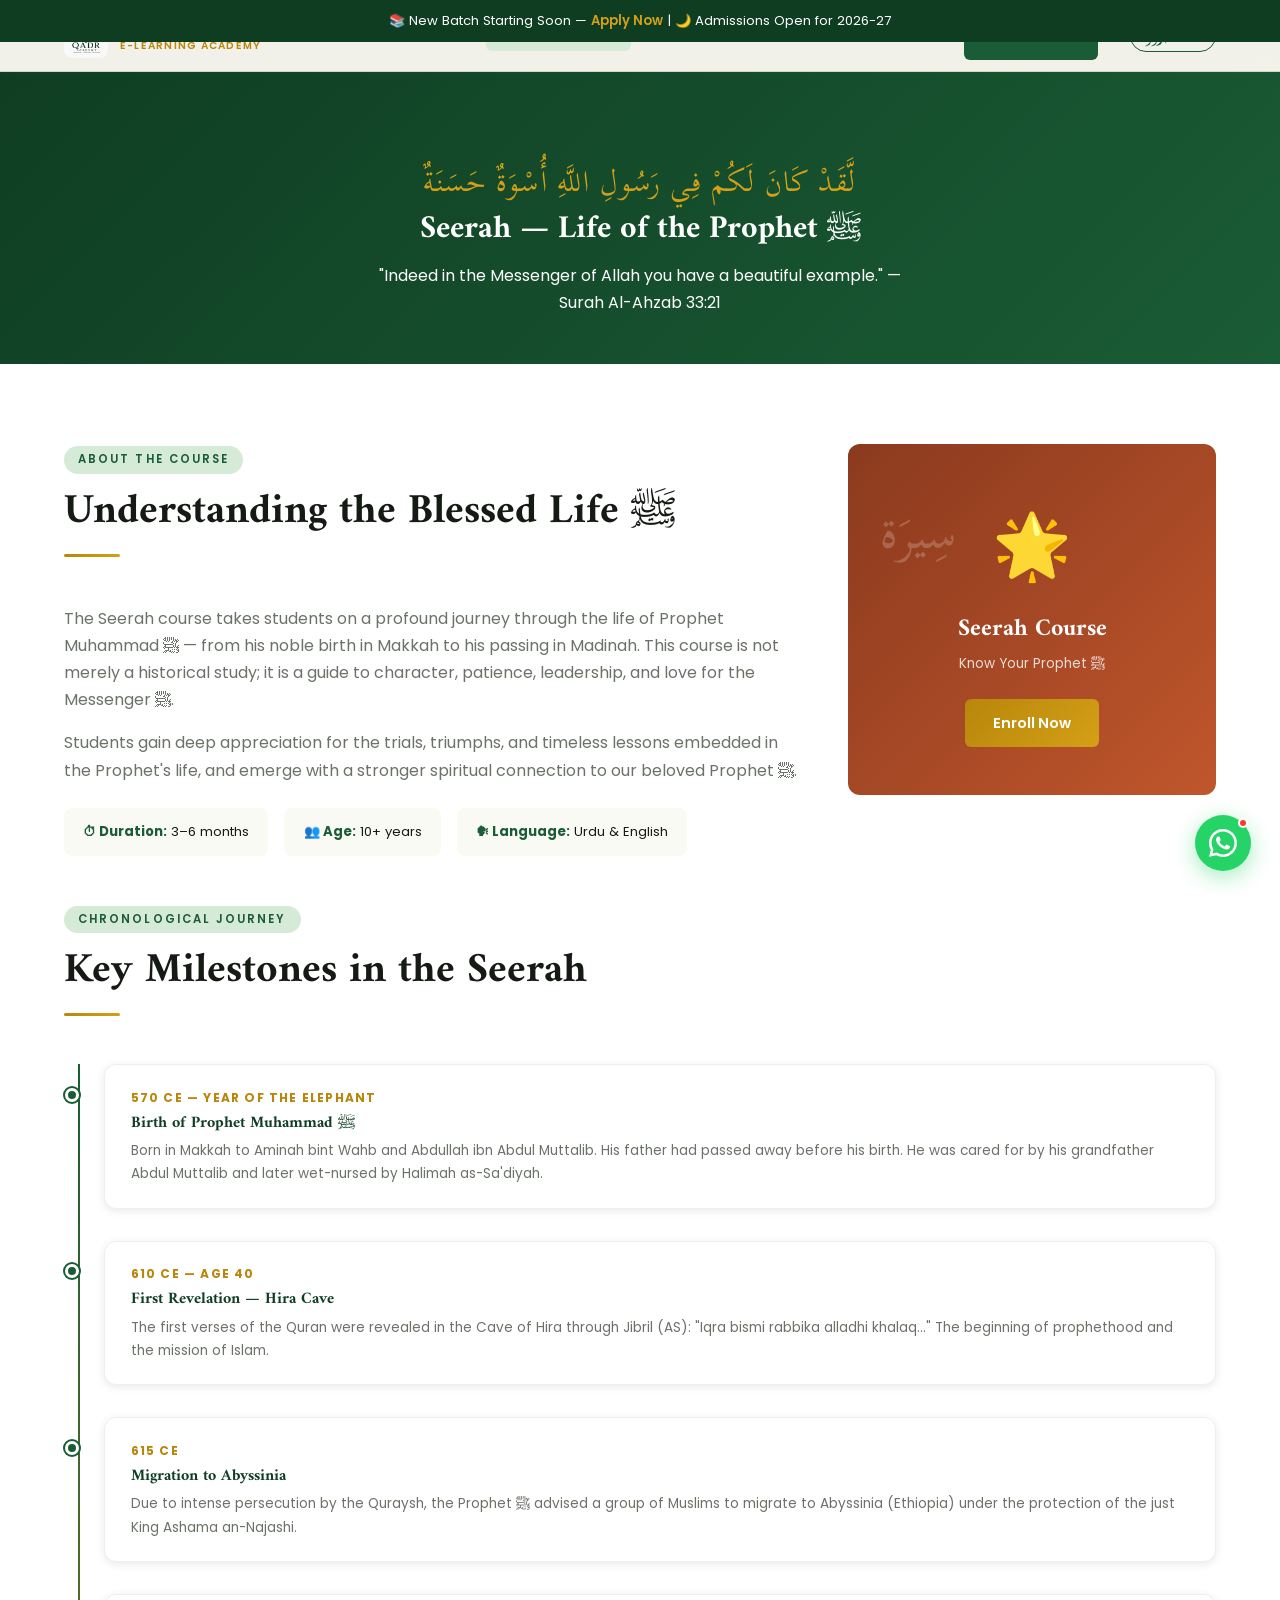
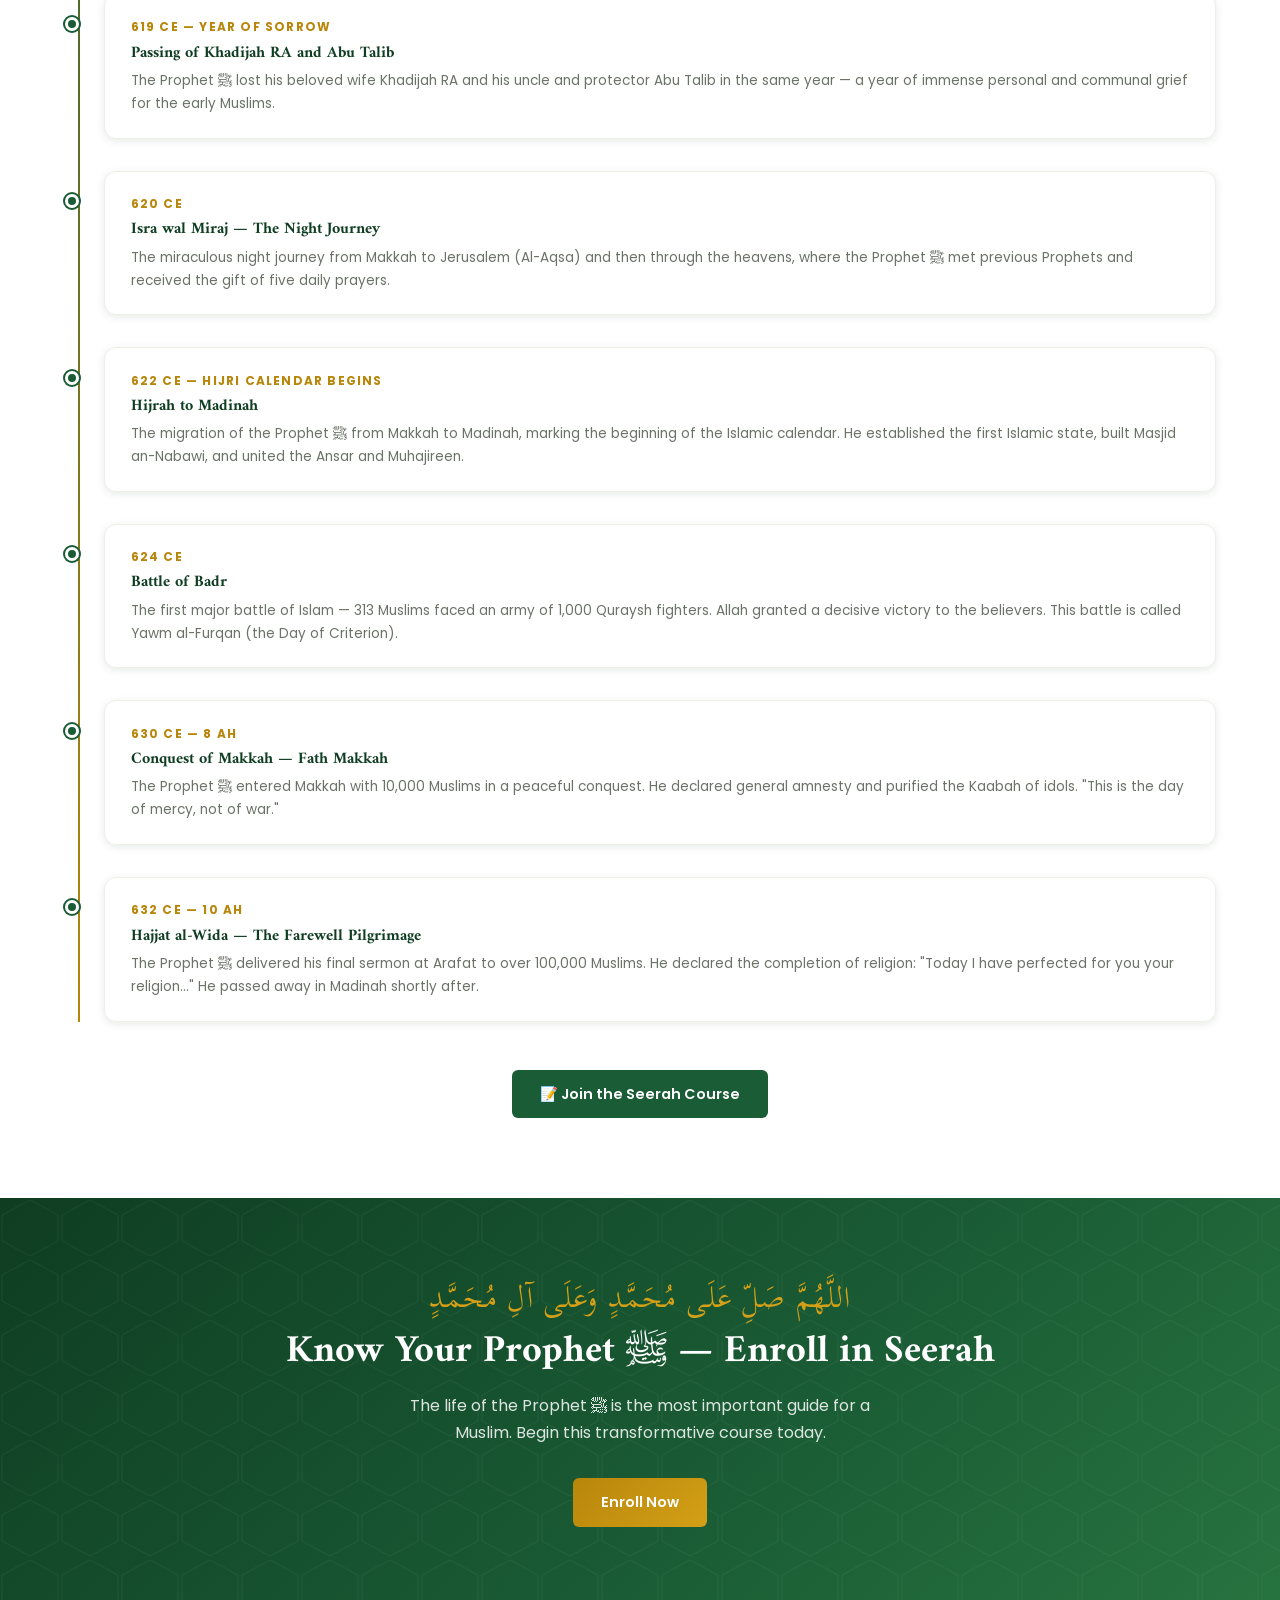
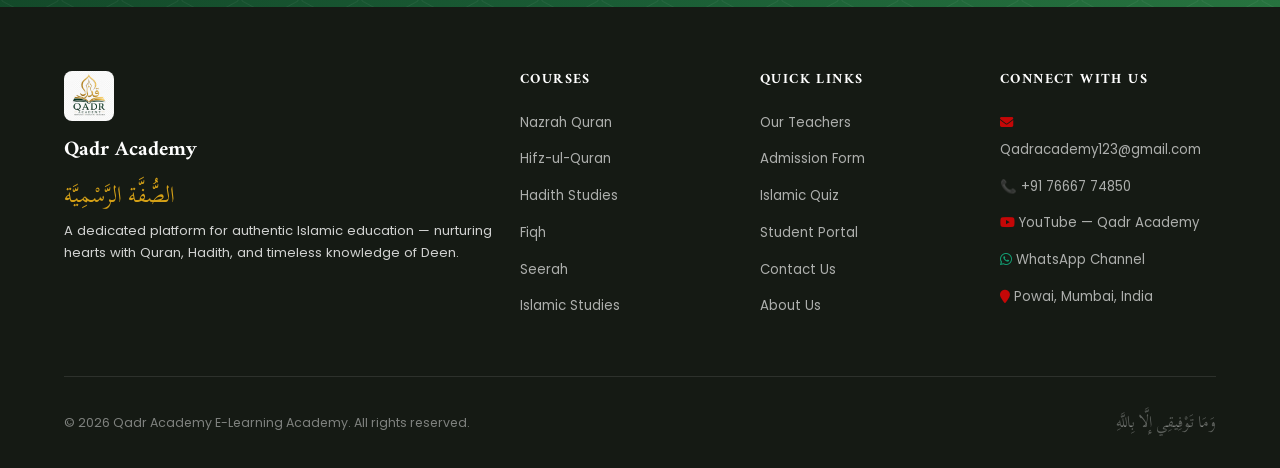
<file: pages/seerah.html>
<!doctype html>
<html lang="en">
  <head>
    <meta charset="UTF-8" />
    <meta name="viewport" content="width=device-width, initial-scale=1.0" />
    <title>Seerah — Life of the Prophet ﷺ | QADR Official</title>
    <link rel="stylesheet" href="../css/style.css" />
    <link rel="stylesheet" href="../css/theme.css" />
    <link rel="stylesheet" href="../css/urdu.css" />
    <link rel="icon" href="../assets/logo.png" type="image/png" />
    <link
      rel="stylesheet"
      href="https://cdnjs.cloudflare.com/ajax/libs/font-awesome/6.7.2/css/all.min.css"
    />
  </head>
  <body>
    <script src="../js/components.js"></script>

    <div class="page-hero">
      <span class="arabic-accent"
        >لَّقَدْ كَانَ لَكُمْ فِي رَسُولِ اللَّهِ أُسْوَةٌ حَسَنَةٌ</span
      >
      <h1>Seerah — Life of the Prophet ﷺ</h1>
      <p>
        "Indeed in the Messenger of Allah you have a beautiful example." — Surah
        Al-Ahzab 33:21
      </p>
    </div>

    <section class="section bg-white">
      <div class="section-inner">
        <div
          style="
            display: grid;
            grid-template-columns: 2fr 1fr;
            gap: 3rem;
            align-items: start;
            margin-bottom: 3rem;
          "
        >
          <div>
            <div class="section-header">
              <span class="section-label">About the Course</span>
              <h2 class="section-title">Understanding the Blessed Life ﷺ</h2>
              <div class="divider-gold"></div>
            </div>
            <p style="color: var(--text-muted); margin-bottom: 1rem">
              The Seerah course takes students on a profound journey through the
              life of Prophet Muhammad ﷺ — from his noble birth in Makkah to his
              passing in Madinah. This course is not merely a historical study;
              it is a guide to character, patience, leadership, and love for the
              Messenger ﷺ.
            </p>
            <p style="color: var(--text-muted); margin-bottom: 1.5rem">
              Students gain deep appreciation for the trials, triumphs, and
              timeless lessons embedded in the Prophet's life, and emerge with a
              stronger spiritual connection to our beloved Prophet ﷺ.
            </p>
            <div style="display: flex; gap: 1rem; flex-wrap: wrap">
              <div
                style="
                  background: var(--cream);
                  border-radius: 8px;
                  padding: 0.8rem 1.2rem;
                  font-size: 0.82rem;
                "
              >
                <strong style="color: var(--emerald)">⏱ Duration:</strong> 3–6
                months
              </div>
              <div
                style="
                  background: var(--cream);
                  border-radius: 8px;
                  padding: 0.8rem 1.2rem;
                  font-size: 0.82rem;
                "
              >
                <strong style="color: var(--emerald)">👥 Age:</strong> 10+ years
              </div>
              <div
                style="
                  background: var(--cream);
                  border-radius: 8px;
                  padding: 0.8rem 1.2rem;
                  font-size: 0.82rem;
                "
              >
                <strong style="color: var(--emerald)">🗣 Language:</strong> Urdu
                & English
              </div>
            </div>
          </div>
          <div
            style="
              background: linear-gradient(135deg, #8b3a1e, #c0562c);
              border-radius: var(--radius-md);
              padding: 3rem 2rem;
              text-align: center;
              color: white;
            "
          >
            <div
              style="
                font-family: &quot;Scheherazade New&quot;, serif;
                font-size: 3rem;
                opacity: 0.2;
                position: absolute;
                pointer-events: none;
              "
            >
              سِيرَة
            </div>
            <div style="font-size: 4rem; margin-bottom: 0.8rem">🌟</div>
            <h3
              style="font-family: &quot;Amiri&quot;, serif; font-size: 1.5rem"
            >
              Seerah Course
            </h3>
            <p style="opacity: 0.8; font-size: 0.85rem; margin-top: 0.5rem">
              Know Your Prophet ﷺ
            </p>
            <a
              href="admission.html"
              class="btn btn-gold"
              style="margin-top: 1.5rem"
              >Enroll Now</a
            >
          </div>
        </div>

        <!-- Timeline -->
        <div class="section-header">
          <span class="section-label">Chronological Journey</span>
          <h2 class="section-title">Key Milestones in the Seerah</h2>
          <div class="divider-gold"></div>
        </div>

        <div class="timeline">
          <div class="timeline-item reveal">
            <div class="timeline-year">570 CE — Year of the Elephant</div>
            <h4>Birth of Prophet Muhammad ﷺ</h4>
            <p>
              Born in Makkah to Aminah bint Wahb and Abdullah ibn Abdul
              Muttalib. His father had passed away before his birth. He was
              cared for by his grandfather Abdul Muttalib and later wet-nursed
              by Halimah as-Sa'diyah.
            </p>
          </div>
          <div class="timeline-item reveal">
            <div class="timeline-year">610 CE — Age 40</div>
            <h4>First Revelation — Hira Cave</h4>
            <p>
              The first verses of the Quran were revealed in the Cave of Hira
              through Jibril (AS): "Iqra bismi rabbika alladhi khalaq..." The
              beginning of prophethood and the mission of Islam.
            </p>
          </div>
          <div class="timeline-item reveal">
            <div class="timeline-year">615 CE</div>
            <h4>Migration to Abyssinia</h4>
            <p>
              Due to intense persecution by the Quraysh, the Prophet ﷺ advised a
              group of Muslims to migrate to Abyssinia (Ethiopia) under the
              protection of the just King Ashama an-Najashi.
            </p>
          </div>
          <div class="timeline-item reveal">
            <div class="timeline-year">619 CE — Year of Sorrow</div>
            <h4>Passing of Khadijah RA and Abu Talib</h4>
            <p>
              The Prophet ﷺ lost his beloved wife Khadijah RA and his uncle and
              protector Abu Talib in the same year — a year of immense personal
              and communal grief for the early Muslims.
            </p>
          </div>
          <div class="timeline-item reveal">
            <div class="timeline-year">620 CE</div>
            <h4>Isra wal Miraj — The Night Journey</h4>
            <p>
              The miraculous night journey from Makkah to Jerusalem (Al-Aqsa)
              and then through the heavens, where the Prophet ﷺ met previous
              Prophets and received the gift of five daily prayers.
            </p>
          </div>
          <div class="timeline-item reveal">
            <div class="timeline-year">622 CE — Hijri Calendar Begins</div>
            <h4>Hijrah to Madinah</h4>
            <p>
              The migration of the Prophet ﷺ from Makkah to Madinah, marking the
              beginning of the Islamic calendar. He established the first
              Islamic state, built Masjid an-Nabawi, and united the Ansar and
              Muhajireen.
            </p>
          </div>
          <div class="timeline-item reveal">
            <div class="timeline-year">624 CE</div>
            <h4>Battle of Badr</h4>
            <p>
              The first major battle of Islam — 313 Muslims faced an army of
              1,000 Quraysh fighters. Allah granted a decisive victory to the
              believers. This battle is called Yawm al-Furqan (the Day of
              Criterion).
            </p>
          </div>
          <div class="timeline-item reveal">
            <div class="timeline-year">630 CE — 8 AH</div>
            <h4>Conquest of Makkah — Fath Makkah</h4>
            <p>
              The Prophet ﷺ entered Makkah with 10,000 Muslims in a peaceful
              conquest. He declared general amnesty and purified the Kaabah of
              idols. "This is the day of mercy, not of war."
            </p>
          </div>
          <div class="timeline-item reveal">
            <div class="timeline-year">632 CE — 10 AH</div>
            <h4>Hajjat al-Wida — The Farewell Pilgrimage</h4>
            <p>
              The Prophet ﷺ delivered his final sermon at Arafat to over 100,000
              Muslims. He declared the completion of religion: "Today I have
              perfected for you your religion..." He passed away in Madinah
              shortly after.
            </p>
          </div>
        </div>

        <div style="text-align: center; margin-top: 3rem">
          <a href="admission.html" class="btn btn-primary"
            >📝 Join the Seerah Course</a
          >
        </div>
      </div>
    </section>

    <div class="cta-banner">
      <span class="arabic-accent"
        >اللَّهُمَّ صَلِّ عَلَى مُحَمَّدٍ وَعَلَى آلِ مُحَمَّدٍ</span
      >
      <h2>Know Your Prophet ﷺ — Enroll in Seerah</h2>
      <p>
        The life of the Prophet ﷺ is the most important guide for a Muslim.
        Begin this transformative course today.
      </p>
      <a href="admission.html" class="btn btn-gold">Enroll Now</a>
    </div>

    <script src="../js/urdu.js"></script>
    <script src="../js/whatsapp.js"></script>
    <script src="../js/main.js"></script>
  </body>
</html>
</file>
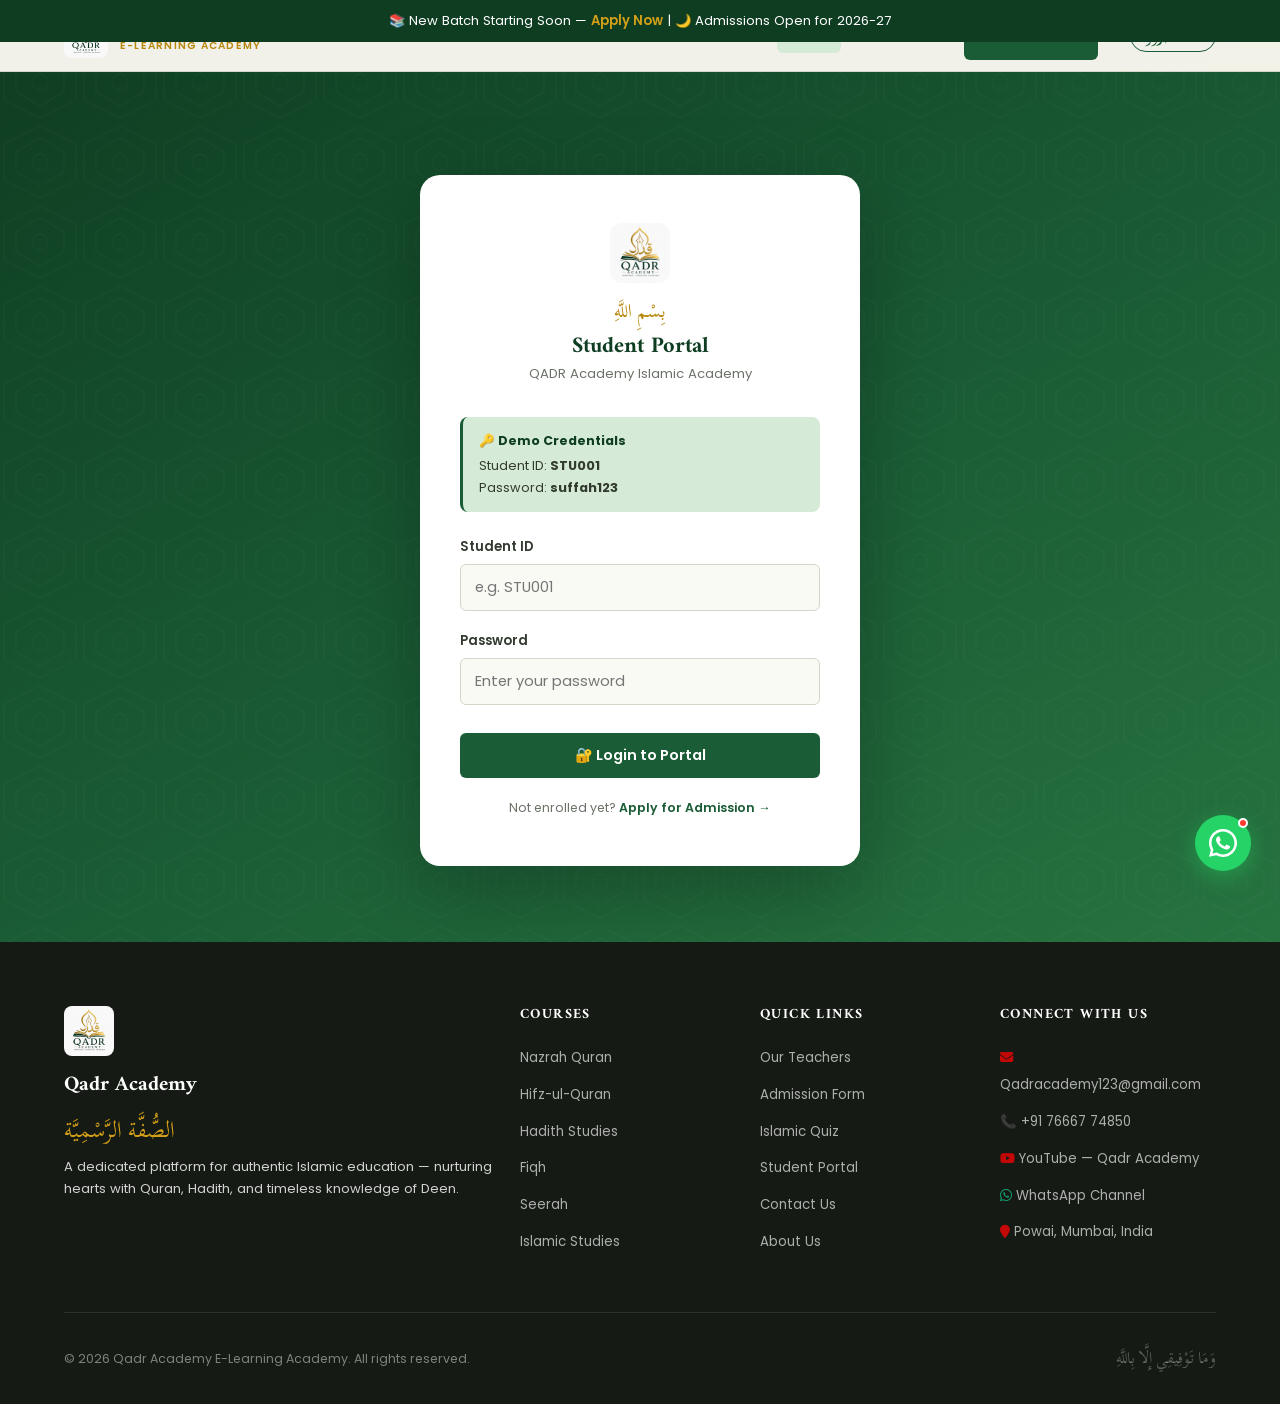
<file: pages/student-portal.html>
<!doctype html>
<html lang="en">
  <head>
    <meta charset="UTF-8" />
    <meta name="viewport" content="width=device-width, initial-scale=1.0" />
    <title>Student Portal — QADR Official</title>
    <link rel="stylesheet" href="../css/style.css" />
    <link rel="stylesheet" href="../css/theme.css" />
    <link rel="stylesheet" href="../css/portal.css" />
    <link rel="stylesheet" href="../css/urdu.css" />
    <link rel="icon" href="../assets/logo.png" type="image/png" />
    <link
      rel="stylesheet"
      href="https://cdnjs.cloudflare.com/ajax/libs/font-awesome/6.7.2/css/all.min.css"
    />
  </head>
  <body>
    <script src="../js/components.js"></script>

    <!-- ══════════════════════════════════════
     LOGIN SCREEN
══════════════════════════════════════ -->
    <div class="portal-login-wrap" id="loginScreen">
      <div class="portal-login-bg"></div>
      <div class="portal-login-card">
        <div class="portal-login-logo">
          <img
            src="../assets/logo.png"
            alt="Suffah Logo"
            onerror="this.style.display = 'none'"
          />
          <span class="arabic-sub">بِسْمِ اللَّهِ</span>
          <h2>Student Portal</h2>
          <p>QADR Academy Islamic Academy</p>
        </div>

        <div class="demo-creds">
          <strong>🔑 Demo Credentials</strong>
          <span>Student ID: <b>STU001</b></span>
          <span>Password: <b>suffah123</b></span>
        </div>

        <div class="login-error" id="loginError">
          ❌ Incorrect credentials. Please try again.
        </div>

        <div class="login-form-group">
          <label>Student ID</label>
          <input
            type="text"
            id="loginId"
            placeholder="e.g. STU001"
            autocomplete="username"
          />
        </div>
        <div class="login-form-group">
          <label>Password</label>
          <input
            type="password"
            id="loginPass"
            placeholder="Enter your password"
            autocomplete="current-password"
          />
        </div>

        <button
          class="btn btn-primary"
          style="width: 100%; justify-content: center; margin-top: 0.5rem"
          onclick="doLogin()"
        >
          🔐 Login to Portal
        </button>

        <p
          style="
            text-align: center;
            font-size: 0.78rem;
            color: var(--text-muted);
            margin-top: 1.2rem;
          "
        >
          Not enrolled yet?
          <a
            href="admission.html"
            style="color: var(--emerald); font-weight: 600"
            >Apply for Admission →</a
          >
        </p>
      </div>
    </div>

    <!-- ══════════════════════════════════════
     DASHBOARD
══════════════════════════════════════ -->
    <div class="portal-dashboard" id="dashboard">
      <div style="max-width: 1200px; margin: 0 auto">
        <!-- Header -->
        <div class="portal-header">
          <div class="portal-header-left">
            <h2
              data-en="Assalamu Alaykum, Muhammad Ali 👋"
              data-ur="السلام علیکم، محمد علی 👋"
            >
              Assalamu Alaykum, Muhammad Ali 👋
            </h2>
            <p
              data-en="Welcome back to your Suffah Student Portal"
              data-ur="سفہ اسٹوڈنٹ پورٹل میں خوش آمدید"
            >
              Welcome back to your Suffah Student Portal
            </p>
          </div>
          <div
            style="
              display: flex;
              gap: 0.8rem;
              align-items: center;
              flex-wrap: wrap;
            "
          >
            <div class="portal-user-badge">
              <div class="portal-avatar">MA</div>
              <div class="portal-user-info">
                <div class="name">Muhammad Ali</div>
                <div class="roll">Roll No: STU001</div>
              </div>
            </div>
            <button class="portal-logout-btn" onclick="doLogout()">
              🚪 <span data-en="Logout" data-ur="لاگ آوٹ">Logout</span>
            </button>
          </div>
        </div>

        <!-- Stats -->
        <div class="portal-stats">
          <div class="portal-stat-card">
            <div class="portal-stat-icon ps-green">📅</div>
            <div class="portal-stat-text">
              <h3>87%</h3>
              <p data-en="Attendance Rate" data-ur="حاضری کی شرح">
                Attendance Rate
              </p>
            </div>
          </div>
          <div class="portal-stat-card">
            <div class="portal-stat-icon ps-gold">⭐</div>
            <div class="portal-stat-text">
              <h3>A</h3>
              <p data-en="Overall Grade" data-ur="مجموعی گریڈ">Overall Grade</p>
            </div>
          </div>
          <div class="portal-stat-card">
            <div class="portal-stat-icon ps-blue">📚</div>
            <div class="portal-stat-text">
              <h3>3</h3>
              <p data-en="Active Courses" data-ur="فعال کورسز">
                Active Courses
              </p>
            </div>
          </div>
          <div class="portal-stat-card">
            <div class="portal-stat-icon ps-purple">🏆</div>
            <div class="portal-stat-text">
              <h3>65%</h3>
              <p data-en="Overall Progress" data-ur="مجموعی پیشرفت">
                Overall Progress
              </p>
            </div>
          </div>
        </div>

        <!-- Tab Bar -->
        <div class="portal-tab-bar">
          <button class="ptab active" data-panel="overview">
            📊 <span data-en="Overview" data-ur="جائزہ">Overview</span>
          </button>
          <button class="ptab" data-panel="attendance">
            📅 <span data-en="Attendance" data-ur="حاضری">Attendance</span>
          </button>
          <button class="ptab" data-panel="marks">
            📝
            <span data-en="Marks & Results" data-ur="نمبر اور نتائج"
              >Marks & Results</span
            >
          </button>
          <button class="ptab" data-panel="progress">
            📈 <span data-en="Progress" data-ur="پیشرفت">Progress</span>
          </button>
          <button class="ptab" data-panel="announcements">
            📢
            <span data-en="Announcements" data-ur="اعلانات">Announcements</span>
          </button>
        </div>

        <!-- ── OVERVIEW PANEL ── -->
        <div class="portal-panel active" id="panel-overview">
          <div
            style="display: grid; grid-template-columns: 1fr 1fr; gap: 1.5rem"
          >
            <!-- Quick attendance summary -->
            <div
              style="
                background: var(--white);
                border-radius: var(--radius-md);
                padding: 1.5rem;
                box-shadow: var(--shadow-sm);
                border: 1px solid var(--cream-dark);
              "
            >
              <h4
                style="
                  font-size: 0.95rem;
                  color: var(--emerald-dark);
                  margin-bottom: 1rem;
                "
                data-en="This Month's Attendance"
                data-ur="اس مہینے کی حاضری"
              >
                This Month's Attendance
              </h4>
              <div class="att-summary">
                <div class="att-sum-card att-sum-present">
                  <h4>18</h4>
                  <p data-en="Present" data-ur="حاضر">Present</p>
                </div>
                <div class="att-sum-card att-sum-absent">
                  <h4>3</h4>
                  <p data-en="Absent" data-ur="غیر حاضر">Absent</p>
                </div>
                <div class="att-sum-card att-sum-pct">
                  <h4>87%</h4>
                  <p data-en="Rate" data-ur="شرح">Rate</p>
                </div>
              </div>
            </div>

            <!-- Recent marks -->
            <div
              style="
                background: var(--white);
                border-radius: var(--radius-md);
                padding: 1.5rem;
                box-shadow: var(--shadow-sm);
                border: 1px solid var(--cream-dark);
              "
            >
              <h4
                style="
                  font-size: 0.95rem;
                  color: var(--emerald-dark);
                  margin-bottom: 1rem;
                "
                data-en="Recent Test Scores"
                data-ur="حالیہ ٹیسٹ اسکور"
              >
                Recent Test Scores
              </h4>
              <div style="display: flex; flex-direction: column; gap: 0.8rem">
                <div
                  style="
                    display: flex;
                    justify-content: space-between;
                    align-items: center;
                    font-size: 0.85rem;
                  "
                >
                  <span style="color: var(--text-mid)">Tajweed Rules Quiz</span>
                  <span style="font-weight: 700; color: var(--emerald)"
                    >92/100</span
                  >
                </div>
                <div
                  style="
                    display: flex;
                    justify-content: space-between;
                    align-items: center;
                    font-size: 0.85rem;
                  "
                >
                  <span style="color: var(--text-mid)">Hadith Mid-Term</span>
                  <span style="font-weight: 700; color: var(--emerald)"
                    >85/100</span
                  >
                </div>
                <div
                  style="
                    display: flex;
                    justify-content: space-between;
                    align-items: center;
                    font-size: 0.85rem;
                  "
                >
                  <span style="color: var(--text-mid)">Seerah Assignment</span>
                  <span style="font-weight: 700; color: var(--gold)"
                    >78/100</span
                  >
                </div>
                <div
                  style="
                    display: flex;
                    justify-content: space-between;
                    align-items: center;
                    font-size: 0.85rem;
                  "
                >
                  <span style="color: var(--text-mid)"
                    >Islamic Studies Test</span
                  >
                  <span style="font-weight: 700; color: var(--emerald)"
                    >95/100</span
                  >
                </div>
              </div>
            </div>

            <!-- Upcoming classes -->
            <div
              style="
                background: var(--white);
                border-radius: var(--radius-md);
                padding: 1.5rem;
                box-shadow: var(--shadow-sm);
                border: 1px solid var(--cream-dark);
              "
            >
              <h4
                style="
                  font-size: 0.95rem;
                  color: var(--emerald-dark);
                  margin-bottom: 1rem;
                "
                data-en="Upcoming Classes"
                data-ur="آنے والی کلاسیں"
              >
                Upcoming Classes
              </h4>
              <div style="display: flex; flex-direction: column; gap: 0.8rem">
                <div style="display: flex; gap: 1rem; align-items: center">
                  <div
                    style="
                      background: var(--emerald-pale);
                      color: var(--emerald);
                      border-radius: 8px;
                      padding: 6px 10px;
                      font-size: 0.72rem;
                      font-weight: 700;
                      text-align: center;
                      min-width: 54px;
                    "
                  >
                    MON<br />9:00
                  </div>
                  <div>
                    <div
                      style="
                        font-size: 0.88rem;
                        font-weight: 600;
                        color: var(--text-dark);
                      "
                    >
                      Tajweed Class
                    </div>
                    <div style="font-size: 0.75rem; color: var(--text-muted)">
                      Hafiz Abdul Rahman
                    </div>
                  </div>
                </div>
                <div style="display: flex; gap: 1rem; align-items: center">
                  <div
                    style="
                      background: #fef3dc;
                      color: var(--gold);
                      border-radius: 8px;
                      padding: 6px 10px;
                      font-size: 0.72rem;
                      font-weight: 700;
                      text-align: center;
                      min-width: 54px;
                    "
                  >
                    TUE<br />6:00
                  </div>
                  <div>
                    <div
                      style="
                        font-size: 0.88rem;
                        font-weight: 600;
                        color: var(--text-dark);
                      "
                    >
                      Hadith Studies
                    </div>
                    <div style="font-size: 0.75rem; color: var(--text-muted)">
                      Sheikh Idrees Khan
                    </div>
                  </div>
                </div>
                <div style="display: flex; gap: 1rem; align-items: center">
                  <div
                    style="
                      background: #e3f2fd;
                      color: #1565c0;
                      border-radius: 8px;
                      padding: 6px 10px;
                      font-size: 0.72rem;
                      font-weight: 700;
                      text-align: center;
                      min-width: 54px;
                    "
                  >
                    THU<br />7:00
                  </div>
                  <div>
                    <div
                      style="
                        font-size: 0.88rem;
                        font-weight: 600;
                        color: var(--text-dark);
                      "
                    >
                      Seerah
                    </div>
                    <div style="font-size: 0.75rem; color: var(--text-muted)">
                      Ustadha Fatima Noor
                    </div>
                  </div>
                </div>
              </div>
            </div>

            <!-- Latest announcement -->
            <div
              style="
                background: var(--white);
                border-radius: var(--radius-md);
                padding: 1.5rem;
                box-shadow: var(--shadow-sm);
                border: 1px solid var(--cream-dark);
              "
            >
              <h4
                style="
                  font-size: 0.95rem;
                  color: var(--emerald-dark);
                  margin-bottom: 1rem;
                "
                data-en="Latest Announcement"
                data-ur="تازہ ترین اعلان"
              >
                Latest Announcement
              </h4>
              <div
                style="
                  background: var(--emerald-pale);
                  border-radius: 10px;
                  padding: 1rem;
                  margin-bottom: 0.8rem;
                "
              >
                <div
                  style="
                    font-size: 0.82rem;
                    font-weight: 600;
                    color: var(--emerald-dark);
                    margin-bottom: 4px;
                  "
                >
                  📚 Ramadan Special Classes
                </div>
                <p style="font-size: 0.8rem; color: var(--text-mid)">
                  Extra Quran revision sessions will be held daily during
                  Ramadan at Fajr time. All students are encouraged to attend.
                </p>
                <div
                  style="
                    font-size: 0.72rem;
                    color: var(--text-muted);
                    margin-top: 6px;
                  "
                >
                  Posted: June 28, 2025
                </div>
              </div>
              <div
                style="
                  background: var(--cream);
                  border-radius: 10px;
                  padding: 1rem;
                "
              >
                <div
                  style="
                    font-size: 0.82rem;
                    font-weight: 600;
                    color: var(--gold);
                    margin-bottom: 4px;
                  "
                >
                  📝 Monthly Test Reminder
                </div>
                <p style="font-size: 0.8rem; color: var(--text-mid)">
                  Monthly evaluation tests for all courses are scheduled for the
                  first week of July. Please prepare accordingly.
                </p>
                <div
                  style="
                    font-size: 0.72rem;
                    color: var(--text-muted);
                    margin-top: 6px;
                  "
                >
                  Posted: June 25, 2025
                </div>
              </div>
            </div>
          </div>
        </div>

        <!-- ── ATTENDANCE PANEL ── -->
        <div class="portal-panel" id="panel-attendance">
          <div class="attendance-wrap">
            <div class="att-month-nav">
              <button class="att-nav-btn" id="prevMonth">&#8249;</button>
              <h3 id="calMonthLabel">July 2025</h3>
              <button class="att-nav-btn" id="nextMonth">&#8250;</button>
            </div>

            <div class="att-weekdays">
              <div class="att-weekday">Sun</div>
              <div class="att-weekday">Mon</div>
              <div class="att-weekday">Tue</div>
              <div class="att-weekday">Wed</div>
              <div class="att-weekday">Thu</div>
              <div class="att-weekday">Fri</div>
              <div class="att-weekday">Sat</div>
            </div>

            <div class="att-calendar-grid" id="calGrid"></div>

            <div class="att-legend">
              <div class="att-legend-item">
                <div
                  class="att-legend-dot"
                  style="background: var(--emerald-pale); border-radius: 3px"
                ></div>
                <span data-en="Present" data-ur="حاضر">Present</span>
              </div>
              <div class="att-legend-item">
                <div
                  class="att-legend-dot"
                  style="background: #fde8e8; border-radius: 3px"
                ></div>
                <span data-en="Absent" data-ur="غیر حاضر">Absent</span>
              </div>
              <div class="att-legend-item">
                <div
                  class="att-legend-dot"
                  style="background: var(--emerald); border-radius: 3px"
                ></div>
                <span data-en="Today" data-ur="آج">Today</span>
              </div>
              <div class="att-legend-item">
                <div
                  class="att-legend-dot"
                  style="background: var(--cream-dark); border-radius: 3px"
                ></div>
                <span data-en="Holiday" data-ur="چھٹی">Holiday</span>
              </div>
            </div>

            <div class="att-summary" style="margin-top: 1.5rem">
              <div class="att-sum-card att-sum-present">
                <h4 id="attPresent">18</h4>
                <p data-en="Days Present" data-ur="حاضر دن">Days Present</p>
              </div>
              <div class="att-sum-card att-sum-absent">
                <h4 id="attAbsent">3</h4>
                <p data-en="Days Absent" data-ur="غیر حاضر دن">Days Absent</p>
              </div>
              <div class="att-sum-card att-sum-pct">
                <h4 id="attPct">87%</h4>
                <p data-en="Attendance %" data-ur="حاضری %">Attendance %</p>
              </div>
            </div>
          </div>
        </div>

        <!-- ── MARKS PANEL ── -->
        <div class="portal-panel" id="panel-marks">
          <div class="marks-wrap">
            <div class="marks-table-scroll">
              <table class="marks-table">
                <thead>
                  <tr>
                    <th data-en="Course" data-ur="کورس">Course</th>
                    <th data-en="Test / Exam" data-ur="ٹیسٹ / امتحان">
                      Test / Exam
                    </th>
                    <th data-en="Score" data-ur="اسکور">Score</th>
                    <th data-en="Out of" data-ur="کل">Out of</th>
                    <th data-en="Progress" data-ur="پیشرفت">Progress</th>
                    <th data-en="Grade" data-ur="گریڈ">Grade</th>
                  </tr>
                </thead>
                <tbody id="marksBody">
                  <!-- Injected by JS -->
                </tbody>
              </table>
            </div>
            <div class="marks-footer">
              <span
                data-en="Showing results for: 2025 Academic Year"
                data-ur="نتائج: 2025 تعلیمی سال"
                >Showing results for: 2025 Academic Year</span
              >
              <div class="marks-gpa">
                <span data-en="Overall GPA:" data-ur="مجموعی GPA:"
                  >Overall GPA:</span
                >
                <span class="marks-gpa-badge">A (88%)</span>
              </div>
            </div>
          </div>
        </div>

        <!-- ── PROGRESS PANEL ── -->
        <div class="portal-panel" id="panel-progress">
          <!-- Overall ring -->
          <div class="overall-progress-card">
            <div class="progress-ring-wrap">
              <svg
                class="progress-ring-svg"
                width="110"
                height="110"
                viewBox="0 0 110 110"
              >
                <circle class="ring-track" cx="55" cy="55" r="45" />
                <circle
                  class="ring-fill"
                  id="ringFill"
                  cx="55"
                  cy="55"
                  r="45"
                />
              </svg>
              <div class="ring-label">
                <span class="ring-pct" id="ringPct">65%</span>
                <span class="ring-sub" data-en="Complete" data-ur="مکمل"
                  >Complete</span
                >
              </div>
            </div>
            <div class="overall-progress-text">
              <h3
                data-en="Overall Course Progress"
                data-ur="مجموعی کورس پیشرفت"
              >
                Overall Course Progress
              </h3>
              <p
                data-en="You are doing well, Alhamdulillah! Keep it up and maintain consistency in your studies."
                data-ur="ماشاءاللہ! آپ اچھا کر رہے ہیں۔ اپنی پڑھائی میں ہمیشگی برقرار رکھیں۔"
              >
                You are doing well, Alhamdulillah! Keep it up and maintain
                consistency in your studies.
              </p>
              <div class="op-stats">
                <div class="op-stat">
                  <h4>3</h4>
                  <p data-en="Active Courses" data-ur="فعال کورسز">
                    Active Courses
                  </p>
                </div>
                <div class="op-stat">
                  <h4>12</h4>
                  <p data-en="Lessons Done" data-ur="مکمل اسباق">
                    Lessons Done
                  </p>
                </div>
                <div class="op-stat">
                  <h4>5</h4>
                  <p data-en="Remaining" data-ur="باقی">Remaining</p>
                </div>
              </div>
            </div>
          </div>

          <!-- Per-course progress cards -->
          <div class="progress-grid" id="progressGrid">
            <!-- Injected by JS -->
          </div>
        </div>

        <!-- ── ANNOUNCEMENTS PANEL ── -->
        <div class="portal-panel" id="panel-announcements">
          <div class="announcement-list">
            <div class="announcement-item">
              <div class="ann-icon">📚</div>
              <div class="ann-body">
                <h4
                  data-en="Ramadan Special Classes — Extra Quran Revision"
                  data-ur="رمضان اسپیشل کلاسیں — اضافی قرآن مراجعت"
                >
                  Ramadan Special Classes — Extra Quran Revision
                </h4>
                <p
                  data-en="Additional Quran revision sessions will be held every day at Fajr time during the blessed month of Ramadan. All students are strongly encouraged to participate."
                  data-ur="رمضان المبارک میں روزانہ فجر کے وقت اضافی قرآن مراجعت کلاسیں ہوں گی۔ تمام طلباء کی شرکت ضروری ہے۔"
                >
                  Additional Quran revision sessions will be held every day at
                  Fajr time during the blessed month of Ramadan.
                </p>
                <div class="ann-date">📅 June 28, 2025</div>
              </div>
            </div>
            <div class="announcement-item gold-border">
              <div class="ann-icon" style="background: #fef3dc">📝</div>
              <div class="ann-body">
                <h4
                  data-en="Monthly Evaluation Tests — July 2025"
                  data-ur="ماہانہ جانچ ٹیسٹ — جولائی 2025"
                >
                  Monthly Evaluation Tests — July 2025
                </h4>
                <p
                  data-en="Monthly tests for Tajweed, Hadith, and Seerah are scheduled in the first week of July. Students must complete their revision beforehand."
                  data-ur="تجوید، حدیث اور سیرت کے ماہانہ ٹیسٹ جولائی کے پہلے ہفتے میں ہوں گے۔ طلباء پہلے سے تیاری کریں۔"
                >
                  Monthly tests for Tajweed, Hadith, and Seerah are scheduled in
                  the first week of July.
                </p>
                <div class="ann-date">📅 June 25, 2025</div>
              </div>
            </div>
            <div class="announcement-item">
              <div class="ann-icon">🎓</div>
              <div class="ann-body">
                <h4
                  data-en="New Batch: Hifz-ul-Quran Starting August 2025"
                  data-ur="نیا بیچ: حفظ القرآن اگست 2025 سے شروع"
                >
                  New Batch: Hifz-ul-Quran Starting August 2025
                </h4>
                <p
                  data-en="A new Hifz batch is being formed for male and female students. Limited seats available. Apply now to secure your spot."
                  data-ur="مرد و خواتین طلباء کے لیے نیا حفظ بیچ بنایا جا رہا ہے۔ محدود نشستیں دستیاب ہیں۔ ابھی درخواست دیں۔"
                >
                  A new Hifz batch is being formed. Limited seats available.
                  Apply now to secure your spot.
                </p>
                <div class="ann-date">📅 June 20, 2025</div>
              </div>
            </div>
            <div class="announcement-item red-border">
              <div class="ann-icon" style="background: #fde8e8">⚠️</div>
              <div class="ann-body">
                <h4
                  data-en="Class Rescheduled — July 4th (Thursday)"
                  data-ur="کلاس کا وقت تبدیل — 4 جولائی (جمعرات)"
                >
                  Class Rescheduled — July 4th (Thursday)
                </h4>
                <p
                  data-en="The Seerah class on July 4th has been rescheduled to Friday July 5th at 7:00 PM due to teacher unavailability. Apologies for any inconvenience."
                  data-ur="4 جولائی کی سیرت کلاس استاد کی عدم دستیابی کی وجہ سے 5 جولائی جمعہ کو شام 7 بجے منتقل کی گئی ہے۔"
                >
                  The Seerah class on July 4th has been rescheduled to Friday
                  July 5th at 7:00 PM.
                </p>
                <div class="ann-date">📅 July 2, 2025</div>
              </div>
            </div>
            <div class="announcement-item">
              <div class="ann-icon">🏆</div>
              <div class="ann-body">
                <h4
                  data-en="Hifz Completion Ceremony — Congratulations!"
                  data-ur="حفظ کی تقریب — مبارکباد!"
                >
                  Hifz Completion Ceremony — Congratulations!
                </h4>
                <p
                  data-en="We congratulate 5 of our students who completed their Hifz this month. May Allah accept their efforts and grant them the blessings of the Quran. Ameen."
                  data-ur="ہم اپنے 5 طلباء کو مبارکباد دیتے ہیں جنہوں نے اس مہینے حفظ مکمل کیا۔ اللہ قبول فرمائے۔ آمین"
                >
                  We congratulate 5 students who completed their Hifz this
                  month. May Allah accept their efforts. Ameen.
                </p>
                <div class="ann-date">📅 June 15, 2025</div>
              </div>
            </div>
          </div>
        </div>
      </div>
    </div>

    <script src="../js/portal.js"></script>
    <script src="../js/urdu.js"></script>
    <script src="../js/whatsapp.js"></script>
    <script src="../js/main.js"></script>
  </body>
</html>
</file>
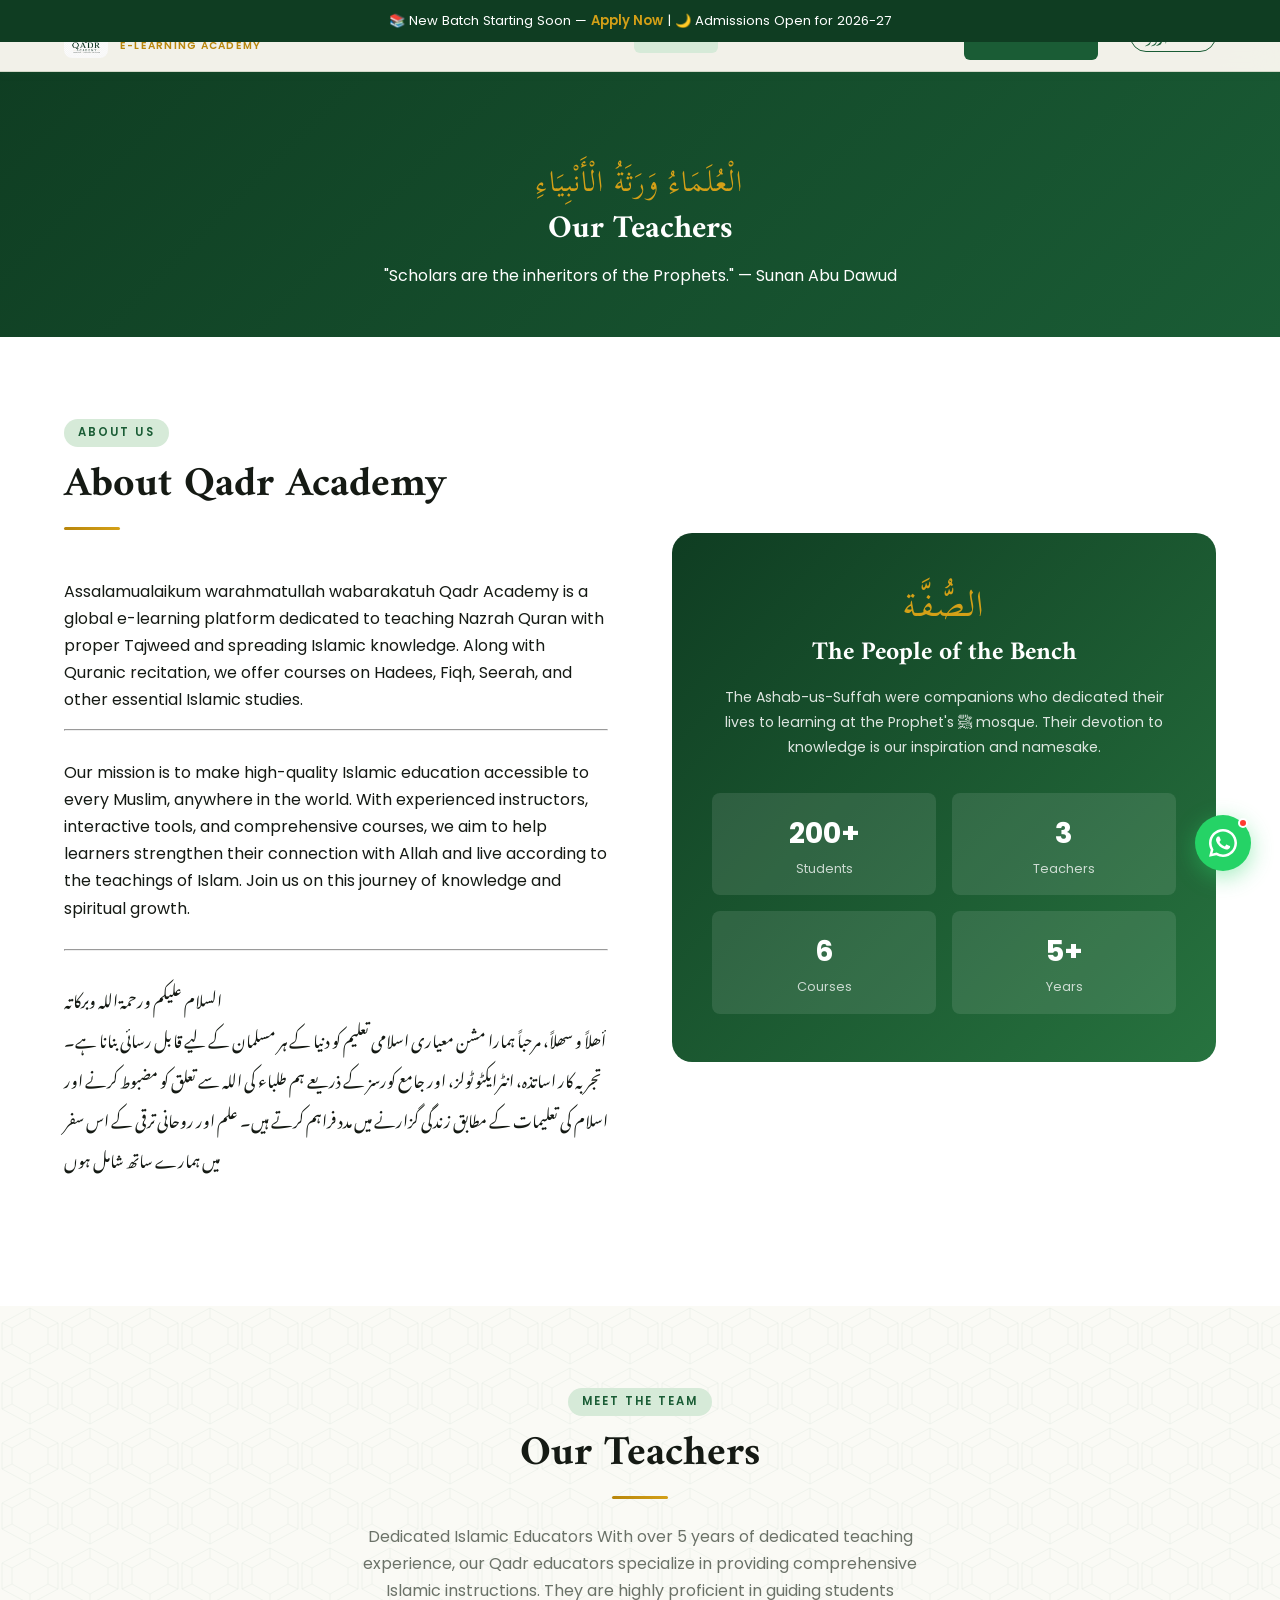
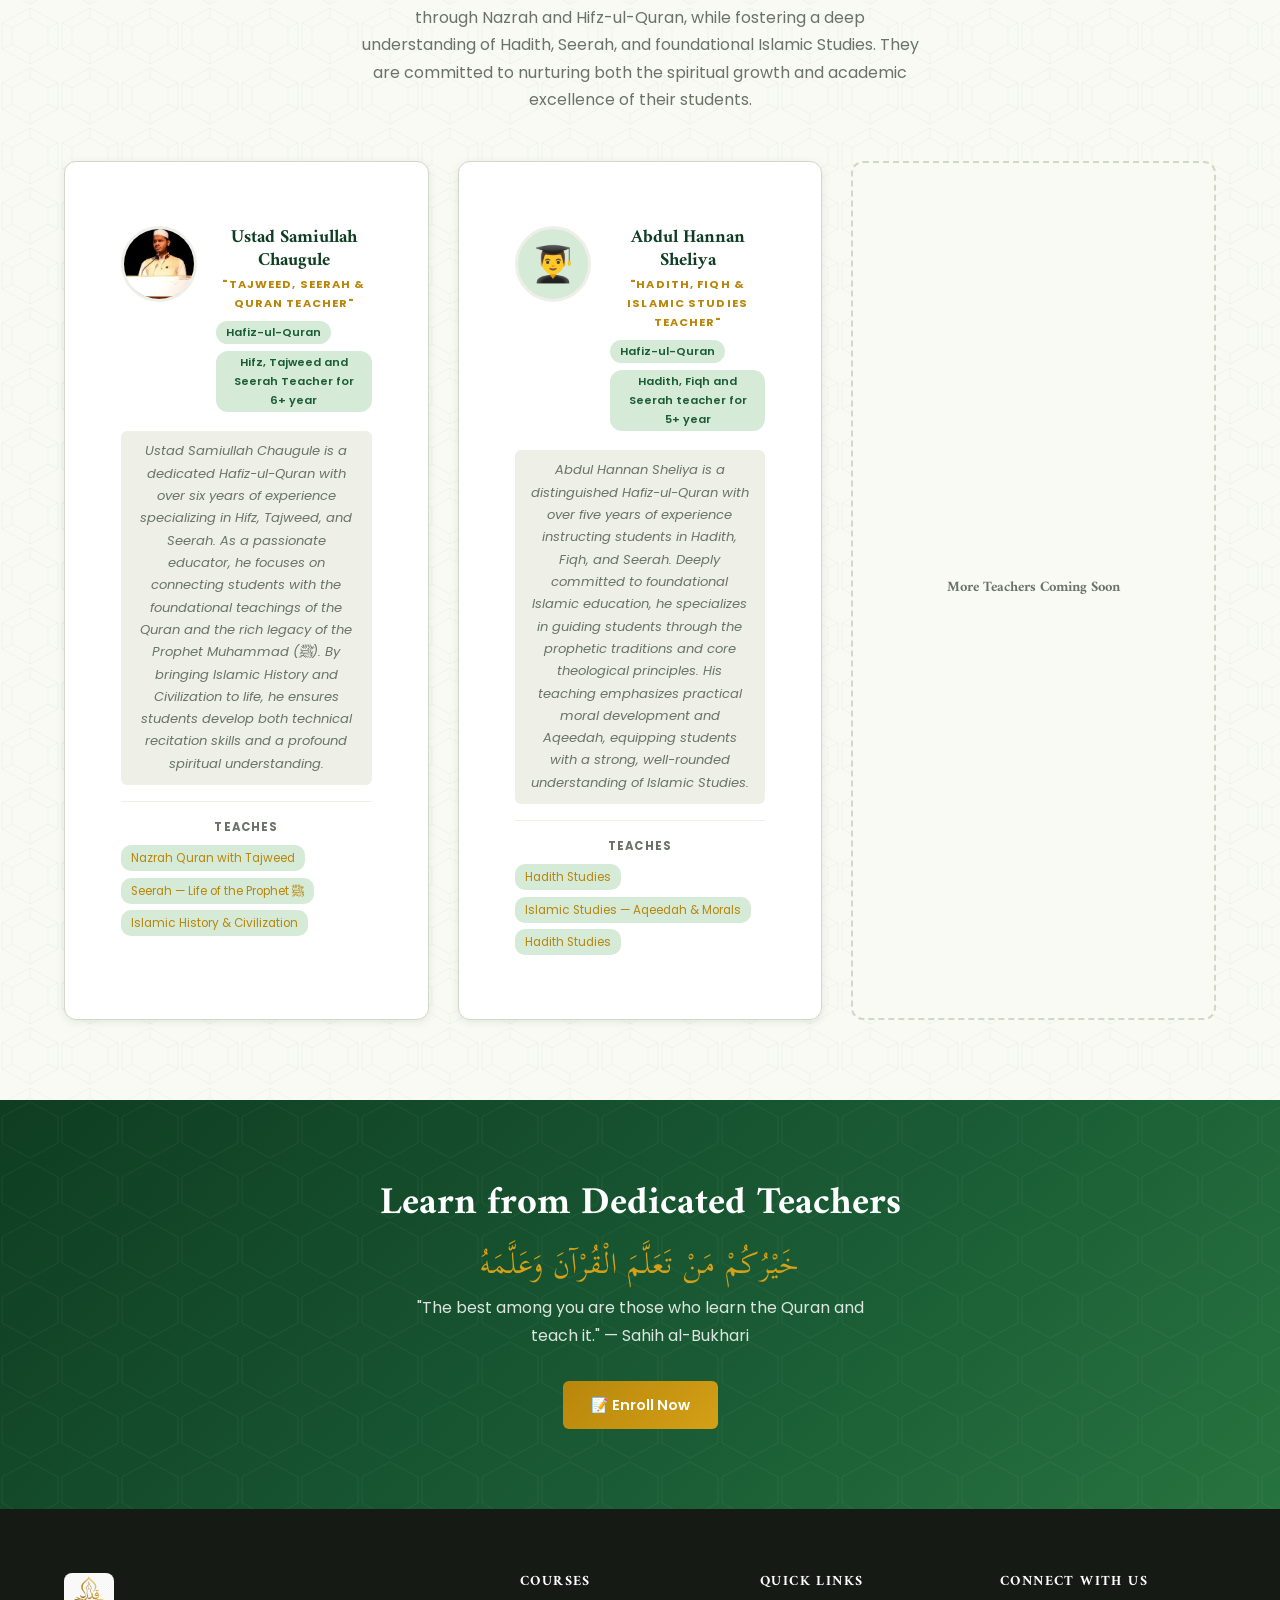
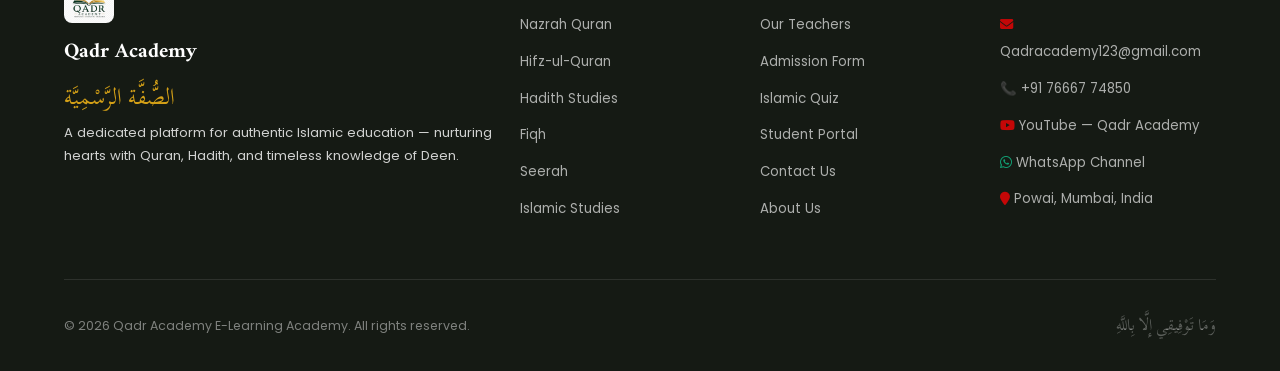
<file: pages/teachers.html>
<!doctype html>
<html lang="en">
  <head>
    <meta charset="UTF-8" />
    <meta name="viewport" content="width=device-width, initial-scale=1.0" />
    <title>Teachers & About — Qadr Academy</title>
    <link rel="stylesheet" href="../css/urdu.css" />
    <link rel="stylesheet" href="../css/style.css" />
    <link rel="stylesheet" href="../css/theme.css" />
    <link rel="icon" href="../assets/logo.png" type="image/png" />
    <style>
      /* ── Teacher card ── */
      .teacher-card {
        background: var(--white);
        border-radius: var(--radius-md);
        overflow: hidden;
        box-shadow: var(--shadow-sm);
        border: 1px solid var(--border);
        transition: all 0.3s;
        display: flex;
        flex-direction: column;
      }
      .teacher-card:hover {
        transform: translateY(-5px);
        box-shadow: var(--shadow-md);
      }
      .teacher-card-top {
        padding: 2rem 2rem 1.2rem;
        display: flex;
        align-items: flex-start;
        gap: 1.2rem;
      }
      .teacher-avatar {
        width: 76px;
        height: 76px;
        border-radius: 50%;
        background: var(--emerald-pale);
        display: flex;
        align-items: center;
        justify-content: center;
        font-size: 2.2rem;
        border: 3px solid var(--cream-dark);
        flex-shrink: 0;
        overflow: hidden;
      }
      .teacher-avatar img {
        width: 100%;
        height: 100%;
        object-fit: cover;
      }
      .teacher-info h3 {
        font-family: var(--font-heading);
        font-size: 1.15rem;
        color: var(--emerald-dark);
        margin-bottom: 3px;
      }
      .teacher-role {
        font-size: 0.7rem;
        font-weight: 700;
        text-transform: uppercase;
        letter-spacing: 0.1em;
        color: var(--gold);
        margin-bottom: 0.5rem;
      }
      .teacher-quals {
        display: flex;
        flex-wrap: wrap;
        gap: 0.4rem;
      }
      .qual-badge {
        font-size: 0.7rem;
        background: var(--emerald-pale);
        color: var(--emerald);
        padding: 2px 10px;
        border-radius: 12px;
        font-weight: 600;
      }
      .qual-badge.placeholder {
        background: var(--cream-dark);
        color: var(--text-muted);
        font-style: italic;
      }
      .teacher-card-body {
        padding: 0 2rem 2rem;
        flex: 1;
      }
      .teacher-bio {
        font-size: 0.86rem;
        color: var(--text-muted);
        line-height: 1.75;
      }
      .text {
        font-size: 0.9rem;
        color: var(--text-dark);
        font-style: italic;
        background: var(--cream-dark);
        border-radius: 6px;
        padding: 0.6rem 0.9rem;
      }
      .teacher-courses {
        margin-top: 1rem;
        padding-top: 1rem;
        border-top: 1px solid var(--cream-dark);
      }
      .teacher-courses-label {
        font-size: 0.72rem;
        font-weight: 700;
        text-transform: uppercase;
        letter-spacing: 0.1em;
        color: var(--text-muted);
        margin-bottom: 0.5rem;
      }
      .teacher-course-tags {
        display: flex;
        flex-wrap: wrap;
        gap: 0.4rem;
      }
      .tc-tag {
        font-size: 0.74rem;
        background: var(--emerald-pale);
        color: var(--gold);
        padding: 3px 10px;
        border-radius: 10px;
      }
      .teacher-card.add-card {
        border: 2px dashed var(--border);
        box-shadow: none;
        background: var(--cream);
        align-items: center;
        justify-content: center;
        text-align: center;
        padding: 2.5rem 2rem;
        cursor: default;
        min-height: 200px;
      }
      .add-card:hover {
        transform: none;
        box-shadow: none;
      }
      .add-icon {
        width: 52px;
        height: 52px;
        border-radius: 50%;
        background: var(--cream-dark);
        display: flex;
        align-items: center;
        justify-content: center;
        font-size: 1.5rem;
        margin: 0 auto 0.8rem;
      }
      .add-card h4 {
        font-size: 0.9rem;
        color: var(--text-muted);
        margin-bottom: 0.3rem;
      }
      .add-card p {
        font-size: 0.78rem;
        color: var(--border);
        font-style: italic;
      }

      /* Teachers grid */
      .teachers-grid {
        display: grid;
        grid-template-columns: repeat(auto-fill, minmax(280px, 1fr));
        gap: 1.8rem;
      }
    </style>
    <link rel="stylesheet" href="https://cdnjs.cloudflare.com/ajax/libs/font-awesome/6.7.2/css/all.min.css">
</head>
  <body>
    <script src="../js/components.js"></script>

    <div class="page-hero">
      <span class="arabic-accent">الْعُلَمَاءُ وَرَثَةُ الْأَنْبِيَاءِ</span>
      <h1>Our Teachers</h1>
      <p>"Scholars are the inheritors of the Prophets." — Sunan Abu Dawud</p>
    </div>

    <!-- ══════════════════════════════════════
     ABOUT SECTION
══════════════════════════════════════ -->
    <section class="section bg-white" id="about">
      <div class="section-inner">
        <div
          style="
            display: grid;
            grid-template-columns: 1fr 1fr;
            gap: 4rem;
            align-items: center;
          "
          class="course-detail-grid"
        >
          <div>
            <div class="section-header">
              <span class="section-label">About Us</span>
              <h2 class="section-title">About Qadr Academy</h2>
              <div class="divider-gold"></div>
            </div>

            <p style="margin-bottom: 1rem">
              Assalamualaikum warahmatullah wabarakatuh Qadr Academy is a
              global e-learning platform dedicated to teaching Nazrah Quran with
              proper Tajweed and spreading Islamic knowledge. Along with Quranic
              recitation, we offer courses on Hadees, Fiqh, Seerah, and other
              essential Islamic studies.
              <br />
              <hr>
              
              <br>
              Our mission is to make high-quality Islamic education accessible
              to every Muslim, anywhere in the world. With experienced
              instructors, interactive tools, and comprehensive courses, we aim
              to help learners strengthen their connection with Allah and live
              according to the teachings of Islam. Join us on this journey of
              knowledge and spiritual growth.
            </p>
            <br><hr><br>
            <p id="teacher-p">
              السلام علیکم ورحمة الله وبرکاته  
               <br>أھلاً و سھلاً، مرحباً ہمارا مشن
              معیاری اسلامی تعلیم کو دنیا کے ہر مسلمان کے لیے قابل رسائی بنانا
              ہے۔ تجربہ کار اساتذہ، انٹرایکٹو ٹولز، اور جامع کورسز کے ذریعے ہم
              طلباء کی اللہ سے تعلق کو مضبوط کرنے اور اسلام کی تعلیمات کے مطابق
              زندگی گزارنے میں مدد فراہم کرتے ہیں۔ علم اور روحانی ترقی کے اس سفر
              میں ہمارے ساتھ شامل ہوں
            </p>
          </div>

          <div
            style="
              background: linear-gradient(
                135deg,
                var(--emerald-dark),
                var(--emerald-light)
              );
              border-radius: var(--radius-lg);
              padding: 3rem 2.5rem;
              color: white;
              text-align: center;
            "
          >
            <span
              class="arabic-accent"
              style="color: var(--gold-light); font-size: 2.2rem"
              >الصُّفَّة</span
            >
            <h3
              style="
                font-family: &quot;Amiri&quot;, serif;
                font-size: 1.6rem;
                margin-bottom: 1rem;
              "
            >
              The People of the Bench
            </h3>
            <p style="opacity: 0.85; font-size: 0.88rem; line-height: 1.8">
              The Ashab-us-Suffah were companions who dedicated their lives to
              learning at the Prophet's ﷺ mosque. Their devotion to knowledge is
              our inspiration and namesake.
            </p>
            <!--
          ════════════════════════════════════════
          TO UPDATE — Stats block:
          Replace the numbers below with your
          real student/teacher/course counts.
          ════════════════════════════════════════
        -->
            <div
              style="
                margin-top: 2rem;
                display: grid;
                grid-template-columns: 1fr 1fr;
                gap: 1rem;
              "
            >
              <div
                style="
                  background: rgba(255, 255, 255, 0.1);
                  border-radius: 8px;
                  padding: 1rem;
                "
              >
                <div style="font-size: 1.8rem; font-weight: 700">200+</div>
                <div style="font-size: 0.8rem; opacity: 0.75">Students</div>
              </div>
              <div
                style="
                  background: rgba(255, 255, 255, 0.1);
                  border-radius: 8px;
                  padding: 1rem;
                "
              >
                <div style="font-size: 1.8rem; font-weight: 700">3</div>
                <div style="font-size: 0.8rem; opacity: 0.75">Teachers</div>
              </div>
              <div
                style="
                  background: rgba(255, 255, 255, 0.1);
                  border-radius: 8px;
                  padding: 1rem;
                "
              >
                <div style="font-size: 1.8rem; font-weight: 700">6</div>
                <div style="font-size: 0.8rem; opacity: 0.75">Courses</div>
              </div>
              <div
                style="
                  background: rgba(255, 255, 255, 0.1);
                  border-radius: 8px;
                  padding: 1rem;
                "
              >
                <div style="font-size: 1.8rem; font-weight: 700">5+</div>
                <div style="font-size: 0.8rem; opacity: 0.75">Years</div>
              </div>
            </div>
          </div>
        </div>
      </div>
    </section>

    <!-- ══════════════════════════════════════
     TEACHERS SECTION
══════════════════════════════════════ -->
    <section
      class="section geo-bg"
      style="background: var(--cream)"
      id="teachers"
    >
      <div class="section-inner">
        <div class="section-header center">
          <span class="section-label">Meet the Team</span>
          <h2 class="section-title">Our Teachers</h2>
          <div class="divider-gold"></div>
          <p class="section-sub">
           Dedicated Islamic Educators With over 5 years of dedicated teaching experience, our Qadr educators specialize in providing comprehensive Islamic instructions. They are highly proficient in guiding students through Nazrah and Hifz-ul-Quran, while fostering a deep understanding of Hadith, Seerah, and foundational Islamic Studies. They are committed to nurturing both the spiritual growth and academic excellence of their students.
          </p>
        </div>

        <div class="teachers-grid">
          <!-- ═══════════════════════════════════
           TEACHER 1 — Ustad Samiullah Chaugule
           ═══════════════════════════════════ -->
          <div class="teacher-card reveal">
            <div class="teacher-card-top">
              <div class="teacher-avatar">
           
              <img src="../assets/tj.jpeg" alt="">
              </div>
              <div class="teacher-info">
                <h3>Ustad Samiullah Chaugule</h3>
                <div class="teacher-role">
                   "Tajweed, Seerah & Quran Teacher"
                </div>
                <div class="teacher-quals">
               
                  <span class="qual-badge ">Hafiz-ul-Quran</span>
                  <span class="qual-badge ">Hifz, Tajweed and Seerah Teacher for 6+ year</span>
                </div>
              </div>
            </div>
            <div class="teacher-card-body">
        
              <p class="text">
                Ustad Samiullah Chaugule is a dedicated Hafiz-ul-Quran with over six years of experience specializing in Hifz, Tajweed, and Seerah. As a passionate educator, he focuses on connecting students with the foundational teachings of the Quran and the rich legacy of the Prophet Muhammad (ﷺ). By bringing Islamic History and Civilization to life, he ensures students develop both technical recitation skills and a profound spiritual understanding.
              </p>
              <div class="teacher-courses">
                <div class="teacher-courses-label">Teaches</div>
                <div class="teacher-course-tags">
               
                  <span class="tc-tag">Nazrah Quran with Tajweed</span>
                  <span class="tc-tag">Seerah — Life of the Prophet ﷺ</span>
                  <span class="tc-tag">Islamic History & Civilization</span>
                </div>
              </div>
            </div>
          </div>

          <!-- ═══════════════════════════════════
           TEACHER 2 — Abdul Hannan
           ═══════════════════════════════════ -->
          <div class="teacher-card reveal">
            <div class="teacher-card-top">
              <div class="teacher-avatar">
           
                👨‍🎓
              </div>
              <div class="teacher-info">
                <h3>Abdul Hannan Sheliya</h3>
                <div class="teacher-role">
                  "Hadith, Fiqh & Islamic Studies Teacher"
                </div>
                <div class="teacher-quals">
               
                  <span class="qual-badge ">Hafiz-ul-Quran</span>
                  <span class="qual-badge ">Hadith, Fiqh and Seerah teacher for 5+ year</span>
                </div>
              </div>
            </div>
            <div class="teacher-card-body">
              
              <p class="text">
                Abdul Hannan Sheliya is a distinguished Hafiz-ul-Quran with over five years of experience instructing students in Hadith, Fiqh, and Seerah. Deeply committed to foundational Islamic education, he specializes in guiding students through the prophetic traditions and core theological principles. His teaching emphasizes practical moral development and Aqeedah, equipping students with a strong, well-rounded understanding of Islamic Studies.
              </p>
              <div class="teacher-courses">
                <div class="teacher-courses-label">Teaches</div>
                <div class="teacher-course-tags">
                  <span class="tc-tag">Hadith Studies</span>
                  <span class="tc-tag">Islamic Studies — Aqeedah & Morals</span>
                  <span class="tc-tag">Hadith Studies</span>
                </div>
              </div>
            </div>
          </div>

      
          <div class="teacher-card add-card">
            <!-- <div class="add-icon">➕</div> -->
            <h4>More Teachers Coming Soon</h4>
            <!-- <p>Duplicate a teacher card above to add new faculty members.</p> -->
          </div>
        </div>
      </div>
    </section>

    <div class="cta-banner">
      <h2>Learn from Dedicated Teachers</h2>
      <span class="arabic-accent"
        >خَيْرُكُمْ مَنْ تَعَلَّمَ الْقُرْآنَ وَعَلَّمَهُ</span
      >
      <p>
        "The best among you are those who learn the Quran and teach it." — Sahih
        al-Bukhari
      </p>
      <a href="admission.html" class="btn btn-gold">📝 Enroll Now</a>
    </div>

    <script src="../js/urdu.js"></script>
    <script src="../js/whatsapp.js"></script>
    <script src="../js/main.js"></script>
  </body>
</html>
</file>
<file: css/style.css>
/* ============================================================
   SUFFAH OFFICIAL — Main Stylesheet
   Palette: Emerald & Cream | Islamic Modern UI
   ============================================================ */

@import url("https://fonts.googleapis.com/css2?family=Amiri:ital,wght@0,400;0,700;1,400&family=Poppins:wght@300;400;500;600;700&family=Scheherazade+New:wght@400;700&display=swap");

:root {
  --emerald: #1b6b4a;
  --emerald-dark: #134d35;
  --emerald-light: #2e8b5a;
  --emerald-pale: #d4ede1;
  --gold: #c8972b;
  --gold-light: #e8b84b;
  --cream: #faf7f0;
  --cream-dark: #f0ebe0;
  --text-dark: #1a1a1a;
  --text-mid: #3d3d3d;
  --text-muted: #7a7a7a;
  --white: #ffffff;
  --border: #d9d0be;
  --shadow-sm: 0 2px 8px rgba(27, 107, 74, 0.1);
  --shadow-md: 0 6px 24px rgba(27, 107, 74, 0.14);
  --shadow-lg: 0 16px 48px rgba(27, 107, 74, 0.18);
  --radius-sm: 6px;
  --radius-md: 12px;
  --radius-lg: 20px;
  --font-heading: "Amiri", serif;
  --font-body: "Poppins", sans-serif;
  --font-arabic: "Scheherazade New", serif;
  --nav-h: 72px;
}

*,
*::before,
*::after {
  box-sizing: border-box;
  margin: 0;
  padding: 0;
}

html {
  scroll-behavior: smooth;
  font-size: 16px;
}

body {
  font-family: var(--font-body);
  background: var(--cream);
  color: var(--text-dark);
  line-height: 1.7;
  overflow-x: hidden;
}

img {
  max-width: 100%;
  display: block;
}
a {
  text-decoration: none;
  color: inherit;
}
ul {
  list-style: none;
}

/* ── Scrollbar ── */
::-webkit-scrollbar {
  width: 6px;
}
::-webkit-scrollbar-track {
  background: var(--cream-dark);
}
::-webkit-scrollbar-thumb {
  background: var(--emerald);
  border-radius: 4px;
}

/* ============================================================
   GEOMETRIC PATTERN OVERLAY (SVG inline background)
   ============================================================ */
.geo-bg {
  position: relative;
  overflow: hidden;
}
.geo-bg::before {
  content: "";
  position: absolute;
  inset: 0;
  background-image: url("data:image/svg+xml,%3Csvg xmlns='http://www.w3.org/2000/svg' width='60' height='60'%3E%3Cg fill='none' stroke='%231B6B4A' stroke-width='0.4' opacity='0.12'%3E%3Cpolygon points='30,2 58,17 58,43 30,58 2,43 2,17'/%3E%3Cpolygon points='30,12 48,22 48,38 30,48 12,38 12,22'/%3E%3Cline x1='30' y1='2' x2='30' y2='12'/%3E%3Cline x1='58' y1='17' x2='48' y2='22'/%3E%3Cline x1='58' y1='43' x2='48' y2='38'/%3E%3Cline x1='30' y1='58' x2='30' y2='48'/%3E%3Cline x1='2' y1='43' x2='12' y2='38'/%3E%3Cline x1='2' y1='17' x2='12' y2='22'/%3E%3C/g%3E%3C/svg%3E");
  background-size: 60px 60px;
  pointer-events: none;
  z-index: 0;
}
.geo-bg > * {
  position: relative;
  z-index: 1;
}

/* ============================================================
   TYPOGRAPHY
   ============================================================ */
.arabic-accent {
  font-family: var(--font-arabic);
  font-size: 1.8rem;
  color: var(--gold);
  display: block;
  text-align: center;
  line-height: 1.4;
  margin-bottom: 0.4rem;
  letter-spacing: 0.04em;
}

h1,
h2,
h3,
h4 {
  font-family: var(--font-heading);
  line-height: 1.25;
}

.section-label {
  display: inline-block;
  font-family: var(--font-body);
  font-size: 0.72rem;
  font-weight: 600;
  letter-spacing: 0.18em;
  text-transform: uppercase;
  color: var(--emerald);
  background: var(--emerald-pale);
  padding: 4px 14px;
  border-radius: 20px;
  margin-bottom: 0.75rem;
}

.section-title {
  font-size: clamp(1.6rem, 3.5vw, 2.6rem);
  color: var(--text-dark);
  margin-bottom: 0.5rem;
}

.section-sub {
  font-size: 1rem;
  color: var(--text-muted);
  max-width: 560px;
}

.divider-gold {
  width: 56px;
  height: 3px;
  background: linear-gradient(90deg, var(--gold), var(--gold-light));
  border-radius: 2px;
  margin: 1rem 0 1.5rem;
}

/* ============================================================
   BUTTONS
   ============================================================ */
.btn {
  display: inline-flex;
  align-items: center;
  gap: 8px;
  padding: 12px 28px;
  border-radius: var(--radius-sm);
  font-family: var(--font-body);
  font-size: 0.9rem;
  font-weight: 600;
  cursor: pointer;
  border: none;
  transition: all 0.25s ease;
  white-space: nowrap;
}
.btn-primary {
  background: var(--emerald);
  color: var(--white);
}
.btn-primary:hover {
  background: var(--emerald-dark);
  transform: translateY(-2px);
  box-shadow: var(--shadow-md);
}
.btn-outline {
  background: transparent;
  color: var(--emerald);
  border: 2px solid var(--emerald);
}
.btn-outline:hover {
  background: var(--emerald);
  color: var(--white);
  transform: translateY(-2px);
}
.btn-gold {
  background: linear-gradient(135deg, var(--gold), var(--gold-light));
  color: var(--white);
}
.btn-gold:hover {
  filter: brightness(1.08);
  transform: translateY(-2px);
  box-shadow: 0 6px 20px rgba(200, 151, 43, 0.4);
}

/* ============================================================
   NAVBAR
   ============================================================ */
.navbar {
  position: fixed;
  top: 0;
  left: 0;
  right: 0;
  height: var(--nav-h);
  background: rgba(250, 247, 240, 0.97);
  backdrop-filter: blur(12px);
  border-bottom: 1px solid var(--border);
  z-index: 1000;
  display: flex;
  align-items: center;
  padding: 0 5vw;
  gap: 2rem;
  box-shadow: var(--shadow-sm);
}

.nav-brand {
  display: flex;
  align-items: center;
  gap: 12px;
  text-decoration: none;
  flex-shrink: 0;
}
.nav-brand img {
  width: 44px;
  height: 44px;
  object-fit: contain;
  border-radius: 8px;
}
.nav-brand-text {
  display: flex;
  flex-direction: column;
  line-height: 1.1;
}
.nav-brand-text span:first-child {
  font-family: var(--font-heading);
  font-size: 1.2rem;
  font-weight: 700;
  color: var(--emerald-dark);
}
.nav-brand-text span:last-child {
  font-size: 0.65rem;
  letter-spacing: 0.12em;
  color: var(--gold);
  font-weight: 600;
  text-transform: uppercase;
}

.nav-links {
  display: flex;
  align-items: center;
  gap: 0.2rem;
  margin-left: auto;
  flex-wrap: nowrap;
}
.nav-links a {
  font-size: 0.83rem;
  font-weight: 500;
  color: var(--text-mid);
  padding: 6px 11px;
  border-radius: var(--radius-sm);
  transition: all 0.2s;
  white-space: nowrap;
}
.nav-links a:hover,
.nav-links a.active {
  color: var(--emerald);
  background: var(--emerald-pale);
}

.nav-cta {
  margin-left: 0.5rem;
}

.hamburger {
  display: none;
  flex-direction: column;
  gap: 5px;
  cursor: pointer;
  padding: 6px;
  margin-left: auto;
}
.hamburger span {
  display: block;
  width: 24px;
  height: 2px;
  background: var(--emerald);
  border-radius: 2px;
  transition: all 0.3s;
}

/* Mobile Nav */
.mobile-nav {
  display: none;
  position: fixed;
  top: var(--nav-h);
  left: 0;
  right: 0;
  background: var(--white);
  border-bottom: 2px solid var(--emerald-pale);
  z-index: 999;
  flex-direction: column;
  padding: 1.5rem 5vw 2rem;
  gap: 0.5rem;
  box-shadow: var(--shadow-md);
}
.mobile-nav.open {
  display: flex;
}
.mobile-nav a {
  font-size: 1rem;
  font-weight: 500;
  color: var(--text-mid);
  padding: 10px 0;
  border-bottom: 1px solid var(--cream-dark);
}

/* ============================================================
   HERO
   ============================================================ */
.hero {
  min-height: 100vh;
  padding: calc(var(--nav-h) + 3rem) 5vw 5rem;
  display: flex;
  align-items: center;
  background: linear-gradient(
    150deg,
    var(--cream) 0%,
    var(--cream-dark) 50%,
    var(--emerald-pale) 100%
  );
  position: relative;
  overflow: hidden;
}

.hero-pattern {
  position: absolute;
  inset: 0;
  background-image: url("data:image/svg+xml,%3Csvg xmlns='http://www.w3.org/2000/svg' width='80' height='80'%3E%3Cg fill='none' stroke='%231B6B4A' stroke-width='0.5' opacity='0.08'%3E%3Crect x='10' y='10' width='60' height='60' rx='4' transform='rotate(45 40 40)'/%3E%3Crect x='20' y='20' width='40' height='40' rx='2' transform='rotate(45 40 40)'/%3E%3Ccircle cx='40' cy='40' r='5'/%3E%3C/g%3E%3C/svg%3E");
  background-size: 80px 80px;
  pointer-events: none;
}

.hero-content {
  position: relative;
  z-index: 1;
  max-width: 1200px;
  margin: 0 auto;
  display: grid;
  grid-template-columns: 1fr 1fr;
  gap: 4rem;
  align-items: center;
  width: 100%;
}

.hero-text {
}
.hero-bismillah {
  font-family: var(--font-arabic);
  font-size: 2.4rem;
  color: var(--emerald);
  display: block;
  margin-bottom: 1.5rem;
  opacity: 0.85;
}
.hero-eyebrow {
  font-size: 0.78rem;
  font-weight: 600;
  letter-spacing: 0.2em;
  text-transform: uppercase;
  color: var(--gold);
  margin-bottom: 1rem;
  display: flex;
  align-items: center;
  gap: 10px;
}
.hero-eyebrow::before {
  content: "";
  display: inline-block;
  width: 30px;
  height: 2px;
  background: var(--gold);
}
.hero-title {
  font-size: clamp(2rem, 5vw, 3.4rem);
  color: var(--emerald-dark);
  margin-bottom: 1.2rem;
  line-height: 1.2;
}
.hero-title em {
  font-style: normal;
  color: var(--gold);
}
.hero-desc {
  font-size: 1rem;
  color: var(--text-muted);
  max-width: 480px;
  margin-bottom: 2.2rem;
}
.hero-btns {
  display: flex;
  gap: 1rem;
  flex-wrap: wrap;
}
.hero-stats {
  display: flex;
  gap: 2rem;
  margin-top: 2.5rem;
  padding-top: 2rem;
  border-top: 1px solid var(--border);
}
.hero-stat h3 {
  font-size: 1.8rem;
  color: var(--emerald);
}
.hero-stat p {
  font-size: 0.8rem;
  color: var(--text-muted);
}

.hero-visual {
  display: flex;
  flex-direction: column;
  gap: 1.2rem;
  position: relative;
}
.hero-card {
  background: var(--white);
  border-radius: var(--radius-md);
  padding: 1.4rem 1.6rem;
  box-shadow: var(--shadow-md);
  border-left: 4px solid var(--emerald);
  display: flex;
  align-items: center;
  gap: 1.2rem;
  transition: transform 0.3s;
}
.hero-card:hover {
  transform: translateX(6px);
}
.hero-card-icon {
  width: 48px;
  height: 48px;
  background: var(--emerald-pale);
  border-radius: 10px;
  display: flex;
  align-items: center;
  justify-content: center;
  font-size: 1.5rem;
  flex-shrink: 0;
}
.hero-card h4 {
  font-size: 0.95rem;
  color: var(--emerald-dark);
  margin-bottom: 2px;
}
.hero-card p {
  font-size: 0.78rem;
  color: var(--text-muted);
}
.hero-card:nth-child(even) {
  border-left-color: var(--gold);
  margin-left: 1.5rem;
}
.hero-card:nth-child(even) .hero-card-icon {
  background: #fef3dc;
}

/* ============================================================
   SECTIONS COMMON
   ============================================================ */
.section {
  padding: 5rem 5vw;
}
.section-inner {
  max-width: 1200px;
  margin: 0 auto;
}
.section-header {
  margin-bottom: 3rem;
}
.section-header.center {
  text-align: center;
}
.section-header.center .section-sub {
  margin: 0 auto;
}
.section-header.center .divider-gold {
  margin: 1rem auto 1.5rem;
}

/* ============================================================
   FEATURES / WHY US
   ============================================================ */
.features-grid {
  display: grid;
  grid-template-columns: repeat(auto-fit, minmax(240px, 1fr));
  gap: 1.5rem;
}
.feature-card {
  background: var(--white);
  border-radius: var(--radius-md);
  padding: 2rem 1.6rem;
  text-align: center;
  box-shadow: var(--shadow-sm);
  border: 1px solid var(--cream-dark);
  transition: all 0.3s;
  position: relative;
  overflow: hidden;
}
.feature-card::after {
  content: "";
  position: absolute;
  bottom: 0;
  left: 0;
  right: 0;
  height: 3px;
  background: linear-gradient(90deg, var(--emerald), var(--gold));
  transform: scaleX(0);
  transform-origin: left;
  transition: transform 0.3s;
}
.feature-card:hover {
  transform: translateY(-6px);
  box-shadow: var(--shadow-md);
}
.feature-card:hover::after {
  transform: scaleX(1);
}
.feature-icon {
  width: 60px;
  height: 60px;
  background: var(--emerald-pale);
  border-radius: 50%;
  display: flex;
  align-items: center;
  justify-content: center;
  font-size: 1.6rem;
  margin: 0 auto 1.2rem;
}
.feature-card h3 {
  font-size: 1.05rem;
  color: var(--emerald-dark);
  margin-bottom: 0.5rem;
}
.feature-card p {
  font-size: 0.85rem;
  color: var(--text-muted);
}

/* ============================================================
   COURSES GRID
   ============================================================ */
.courses-grid {
  display: grid;
  grid-template-columns: repeat(auto-fill, minmax(280px, 1fr));
  gap: 1.8rem;
}
.course-card {
  background: var(--white);
  border-radius: var(--radius-md);
  overflow: hidden;
  box-shadow: var(--shadow-sm);
  border: 1px solid var(--cream-dark);
  transition: all 0.3s;
  display: flex;
  flex-direction: column;
}
.course-card:hover {
  transform: translateY(-5px);
  box-shadow: var(--shadow-lg);
}
.course-thumb {
  height: 140px;
  display: flex;
  align-items: center;
  justify-content: center;
  font-size: 3.2rem;
  position: relative;
}
.course-thumb.emerald {
  background: linear-gradient(
    135deg,
    var(--emerald-dark),
    var(--emerald-light)
  );
}
.course-thumb.gold {
  background: linear-gradient(135deg, #8b6914, var(--gold));
}
.course-thumb.teal {
  background: linear-gradient(135deg, #0f5c6e, #1a8fa8);
}
.course-thumb.purple {
  background: linear-gradient(135deg, #4a2878, #7b4db5);
}
.course-thumb.rust {
  background: linear-gradient(135deg, #8b3a1e, #c0562c);
}
.course-thumb.navy {
  background: linear-gradient(135deg, #1a2d5a, #2e4a8c);
}
.course-arabic {
  position: absolute;
  top: 50%;
  left: 50%;
  transform: translate(-50%, -50%);
  font-family: var(--font-arabic);
  font-size: 2.2rem;
  color: rgba(255, 255, 255, 0.15);
  pointer-events: none;
  white-space: nowrap;
}
.course-body {
  padding: 1.4rem;
  flex: 1;
  display: flex;
  flex-direction: column;
}
.course-tag {
  display: inline-block;
  font-size: 0.68rem;
  font-weight: 600;
  text-transform: uppercase;
  letter-spacing: 0.1em;
  color: var(--emerald);
  background: var(--emerald-pale);
  padding: 3px 10px;
  border-radius: 20px;
  margin-bottom: 0.8rem;
  width: fit-content;
}
.course-body h3 {
  font-size: 1.05rem;
  color: var(--text-dark);
  margin-bottom: 0.5rem;
}
.course-body p {
  font-size: 0.83rem;
  color: var(--text-muted);
  flex: 1;
}
.course-meta {
  display: flex;
  justify-content: space-between;
  align-items: center;
  margin-top: 1.2rem;
  padding-top: 1rem;
  border-top: 1px solid var(--cream-dark);
  font-size: 0.78rem;
  color: var(--text-muted);
}
.course-meta .enroll-link {
  color: var(--emerald);
  font-weight: 600;
  font-size: 0.82rem;
  display: flex;
  align-items: center;
  gap: 4px;
  transition: gap 0.2s;
}
.course-meta .enroll-link:hover {
  gap: 8px;
}

/* ============================================================
   TEACHERS
   ============================================================ */
.teachers-grid {
  display: grid;
  grid-template-columns: repeat(auto-fill, minmax(240px, 1fr));
  gap: 2rem;
}
.teacher-card {
  background: var(--white);
  border-radius: var(--radius-md);
  padding: 2rem 1.5rem;
  text-align: center;
  box-shadow: var(--shadow-sm);
  border: 1px solid var(--cream-dark);
  transition: all 0.3s;
}
.teacher-card:hover {
  transform: translateY(-5px);
  box-shadow: var(--shadow-md);
}
.teacher-avatar {
  width: 90px;
  height: 90px;
  border-radius: 50%;
  margin: 0 auto 1.2rem;
  background: var(--emerald-pale);
  display: flex;
  align-items: center;
  justify-content: center;
  font-size: 2.5rem;
  border: 3px solid var(--emerald-pale);
  overflow: hidden;
  position: relative;
}
.teacher-avatar img {
  width: 100%;
  height: 100%;
  object-fit: cover;
}
.teacher-card h3 {
  font-size: 1.05rem;
  color: var(--emerald-dark);
  margin-bottom: 4px;
}
.teacher-card .role {
  font-size: 0.78rem;
  color: var(--gold);
  font-weight: 600;
  text-transform: uppercase;
  letter-spacing: 0.08em;
  margin-bottom: 0.8rem;
}
.teacher-card p {
  font-size: 0.82rem;
  color: var(--text-muted);
}
.teacher-badge {
  display: inline-block;
  margin-top: 1rem;
  font-size: 0.72rem;
  background: var(--emerald-pale);
  color: var(--emerald);
  padding: 4px 12px;
  border-radius: 20px;
  font-weight: 600;
}

/* ============================================================
   TESTIMONIALS
   ============================================================ */
.testimonials-section {
  background: var(--emerald-dark);
  color: var(--white);
}
.testimonials-grid {
  display: grid;
  grid-template-columns: repeat(auto-fit, minmax(280px, 1fr));
  gap: 1.5rem;
}
.testimonial-card {
  background: rgba(255, 255, 255, 0.08);
  border: 1px solid rgba(255, 255, 255, 0.12);
  border-radius: var(--radius-md);
  padding: 2rem;
}
.testimonial-stars {
  color: var(--gold-light);
  font-size: 1rem;
  margin-bottom: 1rem;
}
.testimonial-card p {
  font-size: 0.88rem;
  opacity: 0.9;
  margin-bottom: 1.5rem;
  font-style: italic;
}
.testimonial-author {
  display: flex;
  align-items: center;
  gap: 0.8rem;
}
.testimonial-author-avatar {
  width: 40px;
  height: 40px;
  border-radius: 50%;
  background: var(--emerald);
  display: flex;
  align-items: center;
  justify-content: center;
  font-size: 1.1rem;
}
.testimonial-author-name {
  font-size: 0.88rem;
  font-weight: 600;
}
.testimonial-author-loc {
  font-size: 0.75rem;
  opacity: 0.65;
}

/* ============================================================
   CTA BANNER
   ============================================================ */
.cta-banner {
  background: linear-gradient(
    135deg,
    var(--emerald-dark) 0%,
    var(--emerald) 60%,
    var(--emerald-light) 100%
  );
  color: var(--white);
  text-align: center;
  padding: 5rem 5vw;
  position: relative;
  overflow: hidden;
}
.cta-banner::before {
  content: "";
  position: absolute;
  inset: 0;
  background-image: url("data:image/svg+xml,%3Csvg xmlns='http://www.w3.org/2000/svg' width='60' height='60'%3E%3Cpolygon points='30,2 58,17 58,43 30,58 2,43 2,17' fill='none' stroke='white' stroke-width='0.5' opacity='0.1'/%3E%3C/svg%3E");
  background-size: 60px 60px;
}
.cta-banner .arabic-accent {
  color: var(--gold-light);
  margin-bottom: 0.6rem;
}
.cta-banner h2 {
  font-size: clamp(1.6rem, 3.5vw, 2.4rem);
  margin-bottom: 1rem;
  position: relative;
}
.cta-banner p {
  font-size: 1rem;
  opacity: 0.85;
  max-width: 480px;
  margin: 0 auto 2rem;
  position: relative;
}
.cta-banner .btn-gold {
  position: relative;
}

/* ============================================================
   YOUTUBE SECTION
   ============================================================ */
.yt-grid {
  display: grid;
  grid-template-columns: repeat(auto-fill, minmax(300px, 1fr));
  gap: 1.5rem;
}
.yt-card {
  border-radius: var(--radius-md);
  overflow: hidden;
  box-shadow: var(--shadow-sm);
  background: var(--white);
  border: 1px solid var(--cream-dark);
}
.yt-card iframe {
  width: 100%;
  aspect-ratio: 16/9;
  border: none;
  display: block;
}
.yt-card-body {
  padding: 1rem 1.2rem;
}
.yt-card-body h4 {
  font-size: 0.92rem;
  color: var(--text-dark);
  margin-bottom: 4px;
}
.yt-card-body p {
  font-size: 0.78rem;
  color: var(--text-muted);
}

/* ============================================================
   FORMS
   ============================================================ */
.form-section {
  background: var(--white);
  border-radius: var(--radius-lg);
  padding: 3rem;
  box-shadow: var(--shadow-md);
  border: 1px solid var(--cream-dark);
  max-width: 780px;
  margin: 0 auto;
}
.form-grid {
  display: grid;
  grid-template-columns: 1fr 1fr;
  gap: 1.2rem;
}
.form-group {
  display: flex;
  flex-direction: column;
  gap: 6px;
}
.form-group.full {
  grid-column: 1 / -1;
}
.form-group label {
  font-size: 0.82rem;
  font-weight: 600;
  color: var(--text-mid);
}
.form-group input,
.form-group select,
.form-group textarea {
  padding: 11px 14px;
  border: 1.5px solid var(--border);
  border-radius: var(--radius-sm);
  font-family: var(--font-body);
  font-size: 0.9rem;
  color: var(--text-dark);
  background: var(--cream);
  transition:
    border-color 0.2s,
    box-shadow 0.2s;
  outline: none;
}
.form-group input:focus,
.form-group select:focus,
.form-group textarea:focus {
  border-color: var(--emerald);
  box-shadow: 0 0 0 3px rgba(27, 107, 74, 0.1);
  background: var(--white);
}
.form-group textarea {
  min-height: 110px;
  resize: vertical;
}
.form-submit {
  margin-top: 1.5rem;
}

/* ============================================================
   CONTACT
   ============================================================ */
.contact-grid {
  display: grid;
  grid-template-columns: 1fr 1.8fr;
  gap: 3rem;
  align-items: start;
}
.contact-info h3 {
  font-size: 1.3rem;
  color: var(--emerald-dark);
  margin-bottom: 1.5rem;
}
.contact-item {
  display: flex;
  gap: 1rem;
  margin-bottom: 1.4rem;
  align-items: flex-start;
}
.contact-item-icon {
  width: 42px;
  height: 42px;
  background: var(--emerald-pale);
  border-radius: 10px;
  display: flex;
  align-items: center;
  justify-content: center;
  font-size: 1.1rem;
  flex-shrink: 0;
}
.contact-item-text h4 {
  font-size: 0.88rem;
  font-weight: 600;
  color: var(--text-dark);
  margin-bottom: 2px;
}
.contact-item-text p {
  font-size: 0.82rem;
  color: var(--text-muted);
}

/* ============================================================
   STUDENT PORTAL
   ============================================================ */
.portal-tabs {
  display: flex;
  gap: 0.5rem;
  flex-wrap: wrap;
  margin-bottom: 2rem;
}
.portal-tab {
  padding: 8px 20px;
  border-radius: 20px;
  font-size: 0.85rem;
  font-weight: 600;
  cursor: pointer;
  border: 2px solid var(--emerald-pale);
  color: var(--text-muted);
  background: var(--white);
  transition: all 0.2s;
}
.portal-tab.active,
.portal-tab:hover {
  background: var(--emerald);
  border-color: var(--emerald);
  color: var(--white);
}

.progress-card {
  background: var(--white);
  border-radius: var(--radius-md);
  padding: 1.5rem;
  box-shadow: var(--shadow-sm);
  border: 1px solid var(--cream-dark);
  margin-bottom: 1rem;
}
.progress-header {
  display: flex;
  justify-content: space-between;
  align-items: center;
  margin-bottom: 1rem;
}
.progress-header h4 {
  font-size: 0.95rem;
  color: var(--text-dark);
}
.progress-pct {
  font-size: 0.88rem;
  font-weight: 600;
  color: var(--emerald);
}
.progress-bar-track {
  height: 8px;
  background: var(--cream-dark);
  border-radius: 4px;
  overflow: hidden;
}
.progress-bar-fill {
  height: 100%;
  background: linear-gradient(90deg, var(--emerald), var(--emerald-light));
  border-radius: 4px;
  transition: width 1s ease;
}

.marks-table {
  width: 100%;
  border-collapse: collapse;
  font-size: 0.88rem;
}
.marks-table th {
  background: var(--emerald);
  color: var(--white);
  padding: 10px 14px;
  text-align: left;
  font-weight: 600;
  font-size: 0.8rem;
  text-transform: uppercase;
  letter-spacing: 0.06em;
}
.marks-table td {
  padding: 10px 14px;
  border-bottom: 1px solid var(--cream-dark);
  color: var(--text-mid);
}
.marks-table tr:hover td {
  background: var(--cream);
}
.grade-badge {
  display: inline-block;
  padding: 2px 10px;
  border-radius: 12px;
  font-size: 0.78rem;
  font-weight: 700;
}
.grade-a {
  background: #d4ede1;
  color: #1b6b4a;
}
.grade-b {
  background: #fef3dc;
  color: #8b6914;
}
.grade-c {
  background: #fde8e8;
  color: #8b2020;
}

.attendance-grid {
  display: grid;
  grid-template-columns: repeat(7, 1fr);
  gap: 6px;
  margin-top: 1rem;
}
.att-day {
  aspect-ratio: 1;
  border-radius: 6px;
  display: flex;
  align-items: center;
  justify-content: center;
  font-size: 0.72rem;
  font-weight: 600;
}
.att-present {
  background: var(--emerald-pale);
  color: var(--emerald);
}
.att-absent {
  background: #fde8e8;
  color: #c0392b;
}
.att-holiday {
  background: var(--cream-dark);
  color: var(--text-muted);
}
.att-today {
  background: var(--emerald);
  color: var(--white);
}

/* ============================================================
   PAGE HERO (inner pages)
   ============================================================ */
.page-hero {
  padding: calc(var(--nav-h) + 3rem) 5vw 3rem;
  background: linear-gradient(
    135deg,
    var(--emerald-dark) 0%,
    var(--emerald) 100%
  );
  color: var(--white);
  text-align: center;
  position: relative;
  overflow: hidden;
}
/* .page-hero::before {
  content: "";
  position: absolute;
  inset: 0;
  background-image: url("data:image/svg+xml,%3Csvg xmlns='http://www.w3.org/2000/svg' width='60' height='60'%3E%3Cpolygon points='30,2 58,17 58,43 30,58 2,43 2,17' fill='none' stroke='white' stroke-width='0.5' opacity='0.1'/%3E%3C/svg%3E");
  background-size: 60px 60px;
} */
.page-hero .arabic-accent {
  color: var(--gold-light);
}
.page-hero h1 {
  font-size: 2 rem;
  /* position: relative; */
}
.page-hero p {
  font-size: 1rem;
  /* opacity: 0.85; */
  max-width: 540px;
  margin: 0.8rem auto 0;
  /* position: relative; */
}

/* ============================================================
   FOOTER
   ============================================================ */
.footer {
  background: var(--text-dark);
  color: rgba(255, 255, 255, 0.8);
  padding: 4rem 5vw 2rem;
}
.footer-grid {
  display: grid;
  grid-template-columns: 2fr 1fr 1fr 1fr;
  gap: 1.5rem;
  max-width: 1200px;
  margin: 0 auto;
  padding-bottom: 3rem;
  border-bottom: 1px solid rgba(255, 255, 255, 0.1);
}
.footer-brand img {
  width: 50px;
  height: 50px;
  border-radius: 8px;
  margin-bottom: 1rem;
}
.footer-brand h3 {
  font-family: var(--font-heading);
  font-size: 1.3rem;
  color: var(--white);
  margin-bottom: 0.5rem;
}
.footer-brand p {
  font-size: 0.82rem;
  line-height: 1.7;
}
.footer-brand .footer-arabic {
  font-family: var(--font-arabic);
  font-size: 1.4rem;
  color: var(--gold-light);
  display: block;
  margin: 0.8rem 0 0.4rem;
}
.footer-col h4 {
  color: var(--white);
  font-size: 0.88rem;
  font-weight: 600;
  text-transform: uppercase;
  letter-spacing: 0.1em;
  margin-bottom: 1.2rem;
}
.footer-col ul li {
  margin-bottom: 0.6rem;
  /* width: fit-content; */
}
.footer-col ul li a {
  font-size: 0.83rem;
  color: rgba(255, 255, 255, 0.65);
  transition: color 0.2s;
}
.footer-col ul li a:hover {
  color: var(--gold-light);
}
.footer-bottom {
  max-width: 1200px;
  margin: 2rem auto 0;
  display: flex;
  justify-content: space-between;
  align-items: center;
  font-size: 0.78rem;
  color: rgba(255, 255, 255, 0.45);
}
.social-links {
  display: flex;
  gap: 0.8rem;
}
.social-link {
  width: 34px;
  height: 34px;
  border-radius: 8px;
  background: rgba(255, 255, 255, 0.08);
  display: flex;
  align-items: center;
  justify-content: center;
  font-size: 0.9rem;
  color: rgba(255, 255, 255, 0.7);
  transition: all 0.2s;
}
.social-link:hover {
  background: var(--emerald);
  color: var(--white);
}

/* ============================================================
   NOTICE BAND
   ============================================================ */
.notice-band {
  background: var(--emerald-dark);
  color: var(--white);
  text-align: center;
  padding: 10px 5vw;
  font-size: 0.82rem;
  position: relative;
  z-index: 1001;
  top: 0;
}
.notice-band a {
  color: var(--gold-light);
  font-weight: 600;
}

/* ============================================================
   RESPONSIVE
   ============================================================ */
@media (max-width: 1024px) {
  .footer-grid {
    grid-template-columns: 1fr 1fr;
  }
  .contact-grid {
    grid-template-columns: 1fr;
  }
}

@media (max-width: 768px) {
  .nav-links,
  .nav-cta {
    display: none;
  }
  .hamburger {
    display: flex;
  }
  .hero-content {
    grid-template-columns: 1fr;
    gap: 2rem;
  }
  .hero-visual {
    display: none;
  }
  .form-grid {
    grid-template-columns: 1fr;
  }
  .footer-grid {
    grid-template-columns: 1fr;
    gap: 1.5rem;
  }
  .footer-bottom {
    flex-direction: column;
    gap: 1rem;
    text-align: center;
  }
  .form-section {
    padding: 2rem 1.5rem;
  }
  .attendance-grid {
    grid-template-columns: repeat(5, 1fr);
  }
}

@media (max-width: 480px) {
  :root {
    --nav-h: 64px;
  }
  .section {
    padding: 3rem 4vw;
  }
  .hero-stats {
    gap: 1.2rem;
  }
  .hero-stat h3 {
    font-size: 1.4rem;
  }
}

/* ============================================================
   ANIMATIONS
   ============================================================ */
@keyframes fadeUp {
  from {
    opacity: 0;
    transform: translateY(24px);
  }
  to {
    opacity: 1;
    transform: translateY(0);
  }
}
.fade-up {
  animation: fadeUp 0.6s ease both;
}
.delay-1 {
  animation-delay: 0.1s;
}
.delay-2 {
  animation-delay: 0.2s;
}
.delay-3 {
  animation-delay: 0.3s;
}
.delay-4 {
  animation-delay: 0.4s;
}

/* Intersection observer targets */
.reveal {
  opacity: 0;
  transform: translateY(30px);
  transition:
    opacity 0.6s ease,
    transform 0.6s ease;
}
.reveal.visible {
  opacity: 1;
  transform: translateY(0);
}

/* ============================================================
   UTILITY
   ============================================================ */
.bg-cream {
  background: var(--cream);
}
.bg-white {
  background: var(--white);
}
.bg-emerald {
  background: var(--emerald-dark);
}
.text-center {
  text-align: center;
}
.mt-1 {
  margin-top: 0.5rem;
}
.mt-2 {
  margin-top: 1rem;
}
.mb-2 {
  margin-bottom: 1rem;
}
.gap-sm {
  gap: 0.5rem;
}
.flex {
  display: flex;
}
.flex-center {
  display: flex;
  align-items: center;
  justify-content: center;
}
.flex-wrap {
  flex-wrap: wrap;
}

/* Course Detail Styles (courses page) */
.course-detail-grid {
  display: grid;
  grid-template-columns: 1fr 1fr;
  gap: 2.5rem;
  margin-bottom: 3rem;
  align-items: center;
}
.course-detail-banner {
  border-radius: var(--radius-md);
  padding: 3rem 2rem;
  text-align: center;
  color: white;
  position: relative;
  overflow: hidden;
}
.course-detail-banner .banner-arabic {
  font-family: var(--font-arabic);
  font-size: 3rem;
  opacity: 0.2;
  position: absolute;
  top: 50%;
  left: 50%;
  transform: translate(-50%, -50%);
  white-space: nowrap;
  pointer-events: none;
}
.course-detail-banner .banner-icon {
  font-size: 3.5rem;
  position: relative;
  z-index: 1;
  margin-bottom: 0.5rem;
}
.course-detail-banner h3 {
  font-size: 1.4rem;
  position: relative;
  z-index: 1;
}
.syllabus-list {
  margin-top: 1rem;
}
.syllabus-list li {
  display: flex;
  gap: 0.8rem;
  align-items: flex-start;
  padding: 0.6rem 0;
  border-bottom: 1px solid var(--cream-dark);
  font-size: 0.88rem;
  color: var(--text-mid);
}
.syllabus-list li::before {
  content: "✦";
  color: var(--emerald);
  flex-shrink: 0;
  margin-top: 2px;
}

@media (max-width: 768px) {
  .course-detail-grid {
    grid-template-columns: 1fr;
  }
}

/* Seerah Timeline */
.timeline {
  position: relative;
  padding-left: 2.5rem;
}
.timeline::before {
  content: "";
  position: absolute;
  left: 0.9rem;
  top: 0;
  bottom: 0;
  width: 2px;
  background: linear-gradient(180deg, var(--emerald), var(--gold));
}
.timeline-item {
  position: relative;
  margin-bottom: 2rem;
  background: var(--white);
  border-radius: var(--radius-md);
  padding: 1.4rem 1.6rem;
  box-shadow: var(--shadow-sm);
  border: 1px solid var(--cream-dark);
}
.timeline-item::before {
  content: "";
  position: absolute;
  left: -2.5rem;
  top: 1.4rem;
  width: 14px;
  height: 14px;
  border-radius: 50%;
  background: var(--emerald);
  border: 3px solid var(--white);
  box-shadow: 0 0 0 2px var(--emerald);
}
.timeline-year {
  font-size: 0.75rem;
  font-weight: 700;
  color: var(--gold);
  text-transform: uppercase;
  letter-spacing: 0.1em;
  margin-bottom: 0.3rem;
}
.timeline-item h4 {
  font-size: 1rem;
  color: var(--emerald-dark);
  margin-bottom: 0.4rem;
}
.timeline-item p {
  font-size: 0.85rem;
  color: var(--text-muted);
}

/* Hadith Card */
.hadith-card {
  background: var(--white);
  border-radius: var(--radius-md);
  padding: 2rem;
  box-shadow: var(--shadow-sm);
  border: 1px solid var(--cream-dark);
  margin-bottom: 1.5rem;
  position: relative;
  overflow: hidden;
}
.hadith-card::before {
  content: "❝";
  position: absolute;
  top: -0.5rem;
  right: 1.5rem;
  font-size: 6rem;
  color: var(--emerald-pale);
  font-family: Georgia, serif;
  line-height: 1;
}
.hadith-arabic {
  font-family: var(--font-arabic);
  font-size: 1.6rem;
  color: var(--emerald-dark);
  text-align: right;
  direction: rtl;
  line-height: 2;
  margin-bottom: 1rem;
  padding-bottom: 1rem;
  border-bottom: 1px dashed var(--border);
}
.hadith-translation {
  font-size: 0.9rem;
  color: var(--text-mid);
  font-style: italic;
  margin-bottom: 1rem;
}
.hadith-source {
  font-size: 0.78rem;
  color: var(--gold);
  font-weight: 600;
}

/* ============================================================
   QADR ACADEMY — Responsive Styles
   Breakpoints: 1200px | 1024px | 768px | 480px | 360px
   Covers: navbar, hero, cards, courses, teachers, portal,
           quiz, forms, footer, WhatsApp widget, YouTube grid
   ============================================================ */

/* ── 1200px: Large tablet / small desktop ── */
@media (max-width: 1200px) {
  .section-inner {
    max-width: 96vw;
  }
  .hero-content {
    gap: 2.5rem;
  }
  .hero-title {
    font-size: clamp(1.8rem, 4vw, 3rem);
  }
  .footer-grid {
    grid-template-columns: 1.5fr 1fr 1fr 1fr;
    gap: 2rem;
  }
}

/* ── 1024px: Tablet landscape ── */
@media (max-width: 1024px) {
  /* Navbar: tighten spacing */
  .nav-links a {
    font-size: 0.78rem;
    padding: 5px 8px;
  }
  .nav-drop-btn {
    font-size: 0.78rem;
    padding: 5px 8px;
  }
  .nav-cta {
    font-size: 0.78rem !important;
    padding: 8px 14px !important;
  }

  /* Hero */
  .hero-content {
    gap: 2rem;
  }
  .hero-visual {
    gap: 0.9rem;
  }
  .hero-card {
    padding: 1.1rem 1.2rem;
  }

  /* Two-column grids collapse */
  .course-detail-grid {
    grid-template-columns: 1fr !important;
    gap: 2rem !important;
  }
  .contact-grid {
    grid-template-columns: 1fr !important;
    gap: 2rem !important;
  }

  /* Footer */
  .footer-grid {
    grid-template-columns: 1fr 1fr;
    gap: 2rem;
  }

  /* Portal */
  .portal-stats {
    grid-template-columns: repeat(2, 1fr);
  }
  .progress-grid {
    grid-template-columns: 1fr;
  }
  .overall-progress-card {
    gap: 1.5rem;
  }
}

/* ── 768px: Tablet portrait / large mobile ── */
@media (max-width: 768px) {
  :root {
    --nav-h: 64px;
  }

  /* ── Navbar ── */
  .nav-links,
  .nav-cta {
    display: none !important;
  }
  .hamburger {
    display: flex !important;
  }

  /* ── Notice band ── */
  .notice-band {
    font-size: 0.76rem;
    padding: 8px 4vw;
  }

  /* ── Hero ── */
  .hero {
    padding: calc(var(--nav-h) + 2rem) 5vw 3rem;
    min-height: auto;
  }
  .hero-content {
    grid-template-columns: 1fr;
    gap: 0;
  }
  .hero-visual {
    display: none;
  }
  .hero-title {
    font-size: clamp(1.6rem, 6vw, 2.4rem);
  }
  .hero-bismillah {
    font-size: 1.5rem;
  }
  .hero-eyebrow {
    font-size: 0.72rem;
  }
  .hero-desc {
    font-size: 0.9rem;
  }
  .hero-btns {
    flex-direction: column;
    gap: 0.7rem;
  }
  .hero-btns .btn {
    justify-content: center;
    width: 100%;
    text-align: center;
  }
  .hero-stats {
    gap: 1rem;
    flex-wrap: wrap;
    padding-top: 1.5rem;
    margin-top: 1.5rem;
  }
  .hero-stat h3 {
    font-size: 1.4rem;
  }
  .hero-stat p {
    font-size: 0.72rem;
  }

  /* ── Sections ── */
  .section {
    padding: 2.8rem 5vw;
  }
  .section-title {
    font-size: clamp(1.4rem, 5vw, 2rem);
  }
  .section-sub {
    font-size: 0.88rem;
  }

  /* ── Features grid — 2 cols ── */
  .features-grid {
    grid-template-columns: repeat(2, 1fr);
    gap: 1rem;
  }
  .feature-card {
    padding: 1.3rem 1rem;
  }
  .feature-icon {
    width: 50px;
    height: 50px;
    font-size: 1.3rem;
  }
  .feature-card h3 {
    font-size: 0.95rem;
  }
  .feature-card p {
    font-size: 0.8rem;
  }

  /* ── Courses grid — 1 col ── */
  .courses-grid {
    grid-template-columns: 1fr;
    gap: 1.2rem;
  }

  /* ── YouTube ── */
  .yt-videos-grid,
  .yt-grid {
    grid-template-columns: 1fr;
    gap: 1.2rem;
  }
  .yt-channel-card {
    flex-direction: column;
    text-align: center;
    padding: 1.5rem;
    gap: 1rem;
  }
  .yt-channel-logo {
    margin: 0 auto;
  }

  /* ── Testimonials ── */
  .testimonials-grid {
    grid-template-columns: 1fr;
    gap: 1rem;
  }

  /* ── Teachers grid ── */
  .teachers-grid {
    grid-template-columns: 1fr;
  }
  .teacher-card-top {
    flex-direction: column;
    align-items: center;
    text-align: center;
  }
  .teacher-quals,
  .teacher-course-tags {
    justify-content: center;
  }

  /* ── Forms ── */
  .form-grid {
    grid-template-columns: 1fr !important;
    gap: 1rem;
  }
  .form-section {
    padding: 1.5rem 1.2rem;
  }
  .form-submit .btn {
    width: 100%;
    justify-content: center;
  }

  /* ── Contact page ── */
  .contact-grid {
    grid-template-columns: 1fr !important;
  }

  /* ── Page hero ── */
  .page-hero {
    padding: calc(var(--nav-h) + 2rem) 5vw 2rem;
  }
  .page-hero h1 {
    font-size: clamp(1.5rem, 6vw, 2.2rem);
  }
  .page-hero p {
    font-size: 0.88rem;
  }
  .page-hero .arabic-accent {
    font-size: 1.4rem;
  }

  /* ── CTA banner ── */
  .cta-banner {
    padding: 3rem 5vw;
  }
  .cta-banner h2 {
    font-size: clamp(1.3rem, 5vw, 2rem);
  }
  .cta-banner p {
    font-size: 0.88rem;
  }

  /* ── Footer ── */
  .footer-grid {
    grid-template-columns: 1fr;
    gap: 1.8rem;
  }
  .footer-bottom {
    flex-direction: column;
    gap: 0.5rem;
    text-align: center;
  }
  .footer-brand img {
    width: 42px;
    height: 42px;
  }

  /* ── Student portal ── */
  .portal-login-card {
    padding: 2rem 1.5rem;
  }
  .portal-dashboard {
    padding: calc(var(--nav-h) + 2rem) 4vw 3rem;
  }
  .portal-header {
    flex-direction: column;
    align-items: flex-start;
    gap: 1rem;
  }
  .portal-stats {
    grid-template-columns: 1fr 1fr;
    gap: 0.8rem;
  }
  .portal-stat-card {
    padding: 1rem;
    gap: 0.7rem;
  }
  .portal-tab-bar {
    gap: 0.3rem;
    padding: 0.4rem;
  }
  .ptab {
    padding: 7px 12px;
    font-size: 0.78rem;
  }
  .att-calendar-grid {
    gap: 5px;
  }
  .att-summary {
    grid-template-columns: repeat(3, 1fr);
    gap: 0.8rem;
  }
  .marks-table-scroll {
    overflow-x: auto;
  }
  .marks-table {
    min-width: 520px;
  }
  .progress-grid {
    grid-template-columns: 1fr;
  }
  .overall-progress-card {
    flex-direction: column;
    text-align: center;
    padding: 1.5rem;
  }
  .op-stats {
    justify-content: center;
  }

  /* ── Quiz ── */
  .quiz-topic-grid {
    grid-template-columns: repeat(2, 1fr);
    gap: 1rem;
  }
  .quiz-card {
    padding: 1.5rem;
  }
  .quiz-question {
    font-size: 1.05rem;
  }
  .tf-options {
    grid-template-columns: 1fr 1fr;
    gap: 0.8rem;
  }
  .results-card {
    padding: 2rem 1.2rem;
  }

  /* ── Admission 3-step sidebar ── */
  .contact-grid > div:first-child {
    order: 2;
  }
  .contact-grid > div:last-child {
    order: 1;
  }

  /* ── Course detail ── */
  .course-detail-grid {
    grid-template-columns: 1fr !important;
  }
  .ccf-meta {
    grid-template-columns: 1fr 1fr;
  }
  .courses-search-bar {
    flex-direction: column;
    align-items: stretch;
    gap: 0.8rem;
  }
  .filter-group {
    flex-wrap: wrap;
    gap: 0.4rem;
  }

  /* ── Seerah timeline ── */
  .timeline {
    padding-left: 2rem;
  }
  .timeline-item::before {
    left: -2rem;
  }

  /* ── Hadith cards ── */
  .hadith-arabic {
    font-size: 1.3rem;
  }

  /* ── About / teachers page 2-col ── */
  .course-detail-grid.about-grid {
    grid-template-columns: 1fr !important;
  }
}

/* ── 480px: Small mobile ── */
@media (max-width: 480px) {
  :root {
    --nav-h: 60px;
  }

  /* ── Navbar ── */
  .nav-brand-text span:last-child {
    display: none;
  }
  .nav-brand img {
    width: 34px;
    height: 34px;
  }
  .nav-brand-text span:first-child {
    font-size: 1rem;
  }

  /* ── Hero ── */
  .hero {
    padding: calc(var(--nav-h) + 1.5rem) 4vw 2.5rem;
  }
  .hero-bismillah {
    font-size: 1.2rem;
  }
  .hero-title {
    font-size: clamp(1.4rem, 7vw, 2rem);
  }
  .hero-desc {
    font-size: 0.86rem;
  }
  .hero-stats {
    gap: 0.7rem;
  }
  .hero-stat h3 {
    font-size: 1.2rem;
  }
  .hero-stat p {
    font-size: 0.68rem;
  }

  /* ── Sections ── */
  .section {
    padding: 2.2rem 4vw;
  }
  .section-label {
    font-size: 0.66rem;
  }

  /* ── Features — 1 col on small phones ── */
  .features-grid {
    grid-template-columns: 1fr;
    gap: 0.9rem;
  }

  /* ── Quiz — 1 col ── */
  .quiz-topic-grid {
    grid-template-columns: 1fr;
    gap: 0.9rem;
  }
  .quiz-header-bar {
    flex-direction: column;
    align-items: flex-start;
    gap: 0.5rem;
  }

  /* ── Portal stats — tighter ── */
  .portal-stats {
    grid-template-columns: 1fr 1fr;
    gap: 0.5rem;
  }
  .portal-stat-card {
    padding: 0.75rem;
    gap: 0.5rem;
  }
  .portal-stat-icon {
    width: 36px;
    height: 36px;
    font-size: 1rem;
    flex-shrink: 0;
  }
  .portal-stat-text h3 {
    font-size: 1.1rem;
  }
  .portal-stat-text p {
    font-size: 0.68rem;
  }
  .ptab {
    font-size: 0.72rem;
    padding: 6px 9px;
  }

  /* ── Attendance calendar ── */
  .att-weekday {
    font-size: 0.6rem;
    padding: 2px 0;
  }
  .att-cell {
    font-size: 0.68rem;
    border-radius: 5px;
  }
  .att-calendar-grid {
    gap: 4px;
  }
  .att-legend {
    gap: 1rem;
  }
  .att-legend-item {
    font-size: 0.72rem;
  }

  /* ── Marks table ── */
  .marks-table {
    font-size: 0.78rem;
  }
  .marks-table th,
  .marks-table td {
    padding: 8px 10px;
  }

  /* ── Progress ring ── */
  .progress-ring-wrap {
    width: 90px;
    height: 90px;
  }
  .ring-label .ring-pct {
    font-size: 1.2rem;
  }

  /* ── Footer ── */
  .footer {
    padding: 2.2rem 4vw 1.5rem;
  }
  .footer-col h4 {
    font-size: 0.82rem;
  }
  .footer-col ul li a {
    font-size: 0.78rem;
  }
  .social-links {
    gap: 0.6rem;
  }
  .social-link {
    width: 30px;
    height: 30px;
    font-size: 0.8rem;
  }

  /* ── CTA banner ── */
  .cta-banner {
    padding: 2.5rem 4vw;
  }

  /* ── Page hero ── */
  .page-hero {
    padding: calc(var(--nav-h) + 1.5rem) 4vw 1.8rem;
  }
  .page-hero h1 {
    font-size: clamp(1.3rem, 7vw, 1.8rem);
  }
  .page-hero .arabic-accent {
    font-size: 1.1rem;
  }

  /* ── Form ── */
  .form-section {
    padding: 1.2rem 1rem;
  }
  .form-group input,
  .form-group select,
  .form-group textarea {
    font-size: 0.88rem;
    padding: 9px 12px;
  }

  /* ── Course cards full ── */
  .ccf-meta {
    grid-template-columns: 1fr;
    gap: 0.4rem;
  }
  .ccf-actions {
    flex-direction: column;
  }
  .ccf-actions .btn {
    font-size: 0.85rem;
  }

  /* ── Teachers ── */
  .teacher-avatar {
    width: 64px;
    height: 64px;
    font-size: 1.8rem;
  }

  /* ── WhatsApp widget ── */
  .wa-widget {
    bottom: 1rem;
    right: 1rem;
  }
  .wa-bubble {
    max-width: 220px;
    padding: 0.9rem 1rem;
  }
  .wa-fab {
    width: 48px;
    height: 48px;
  }
  .wa-fab svg {
    width: 24px;
    height: 24px;
  }

  /* ── Testimonial cards ── */
  .testimonial-card {
    padding: 1.3rem;
  }
}

/* ── 360px: Very small phones ── */
@media (max-width: 360px) {
  .portal-stats {
    grid-template-columns: 1fr;
  }
  .att-calendar-grid {
    gap: 3px;
  }
  .att-cell {
    font-size: 0.6rem;
    border-radius: 4px;
  }
  .quiz-question {
    font-size: 0.92rem;
  }
  .section-title {
    font-size: 1.25rem;
  }
  .hero-btns .btn {
    font-size: 0.85rem;
    padding: 10px 16px;
  }
  .features-grid {
    grid-template-columns: 1fr;
  }
  .nav-brand-text span:first-child {
    font-size: 0.9rem;
  }
}
</file>
<file: css/theme.css>
/* ============================================================
   SUFFAH OFFICIAL — Theme Override: Forest Green & Gold
   Replaces the emerald/cream palette across the entire site.
   ============================================================ */

:root {
  /* ── Primary: Forest Green ── */
  --emerald: #1a5c35;
  --emerald-dark: #0f3d22;
  --emerald-light: #27733f;
  --emerald-pale: #d6ead8;

  /* ── Accent: Warm Gold ── */
  --gold: #b8860b;
  --gold-light: #d4a017;

  /* ── Background: Warm Off-White ── */
  --cream: #fafaf5;
  --cream-dark: #eef0e8;

  /* ── Text ── */
  --text-dark: #151a14;
  --text-mid: #333b30;
  --text-muted: #6b7268;

  --white: #ffffff;
  --border: #d2d8c8;

  /* ── Shadows (green-tinted) ── */
  --shadow-sm: 0 2px 8px rgba(15, 61, 34, 0.1);
  --shadow-md: 0 6px 24px rgba(15, 61, 34, 0.14);
  --shadow-lg: 0 16px 48px rgba(15, 61, 34, 0.18);

  /* ── Radii ── */
  --radius-sm: 6px;
  --radius-md: 12px;
  --radius-lg: 20px;

  /* ── Fonts ── */
  --font-heading: "Amiri", serif;
  --font-body: "Poppins", sans-serif;
  --font-arabic: "Scheherazade New", serif;

  /* ── Nav height ── */
  --nav-h: 72px;
}

/* ── Body background shifts to warm off-white ── */
body {
  background: var(--cream);
}

/* ── Scrollbar to forest green ── */
::-webkit-scrollbar-thumb {
  background: var(--emerald);
}

/* ── Hero gradient ── */
.hero {
  background: linear-gradient(
    150deg,
    var(--cream) 0%,
    var(--cream-dark) 50%,
    var(--emerald-pale) 100%
  );
}

/* ── Hero title accent ── */
.hero-title em {
  color: var(--gold);
}

/* ── Page hero ── */
/* .page-hero {
  background: linear-gradient(
    135deg,
    var(--emerald-dark) 0%,
    var(--emerald) 100%
  );
} */

/* ── CTA Banner ── */
.cta-banner {
  background: linear-gradient(
    135deg,
    var(--emerald-dark) 0%,
    var(--emerald) 60%,
    var(--emerald-light) 100%
  );
}

/* ── Testimonials section ── */
.testimonials-section {
  background: var(--emerald-dark);
}

/* ── Divider ── */
.divider-gold {
  background: linear-gradient(90deg, var(--gold), var(--gold-light));
}

/* ── Course thumbnail gradients ── */
.course-thumb.emerald {
  background: linear-gradient(
    135deg,
    var(--emerald-dark),
    var(--emerald-light)
  );
}

/* ── Notice band ── */
.notice-band {
  background: var(--emerald-dark);
}

/* ── Overall portal card ── */
.overall-progress-card {
  background: linear-gradient(
    135deg,
    var(--emerald-dark),
    var(--emerald-light)
  );
}

/* ── Portal tab active ── */
.ptab.active {
  background: var(--emerald);
}
.portal-tab.active {
  background: var(--emerald);
  border-color: var(--emerald);
}

/* ── Marks table header ── */
.marks-table th {
  background: var(--emerald);
}

/* ── Progress bar ── */
.prog-bar-fill {
  background: linear-gradient(90deg, var(--emerald-dark), var(--emerald-light));
}
.score-fill {
  background: linear-gradient(90deg, var(--emerald), var(--emerald-light));
}

/* ── WhatsApp FAB (keep green, just tone down) ── */
.wa-fab {
  box-shadow: 0 6px 24px rgba(15, 61, 34, 0.4);
}

/* ── Dropdown menu ── */
.nav-dropdown {
  position: relative;
  display: inline-flex;
  align-items: center;
}
.nav-dropdown > .nav-drop-btn {
  font-size: 0.83rem;
  font-weight: 500;
  color: var(--text-mid);
  padding: 6px 11px;
  border-radius: var(--radius-sm);
  transition: all 0.2s;
  cursor: pointer;
  background: none;
  border: none;
  font-family: var(--font-body);
  display: flex;
  align-items: center;
  gap: 4px;
  white-space: nowrap;
}
.nav-dropdown > .nav-drop-btn:hover,
.nav-dropdown > .nav-drop-btn.active {
  color: var(--emerald);
  background: var(--emerald-pale);
}
.nav-drop-arrow {
  font-size: 0.6rem;
  opacity: 0.6;
  transition: transform 0.2s;
}
.nav-dropdown:hover .nav-drop-arrow {
  transform: rotate(180deg);
}

.nav-drop-menu {
  display: none;
  position: absolute;
  top: calc(100% + 6px);
  left: 0;
  background: var(--white);
  border: 1px solid var(--border);
  border-radius: var(--radius-md);
  box-shadow: var(--shadow-md);
  min-width: 200px;
  padding: 0.4rem;
  z-index: 2000;
}
.nav-dropdown:hover .nav-drop-menu {
  display: block;
}
.nav-drop-menu a {
  display: flex;
  align-items: center;
  gap: 8px;
  padding: 9px 12px;
  border-radius: 8px;
  font-size: 0.83rem;
  font-weight: 500;
  color: var(--text-mid);
  transition: all 0.15s;
}
.nav-drop-menu a:hover {
  background: var(--emerald-pale);
  color: var(--emerald);
}

/* ── YouTube section ── */
.yt-channel-card {
  background: linear-gradient(135deg, #034718 0%, #8d6417 100%);
  border-radius: var(--radius-lg);
  padding: 2.5rem;
  display: flex;
  align-items: center;
  gap: 2rem;
  margin-bottom: 2.5rem;
  color: white;
  position: relative;
  overflow: hidden;
}
.yt-channel-card::before {
  content: "";
  position: absolute;
  top: -30px;
  right: -30px;
  width: 180px;
  height: 180px;
  background: rgba(255, 0, 0, 0.06);
  border-radius: 50%;
  pointer-events: none;
}
.yt-channel-logo {
  width: 80px;
  height: 80px;
  background: #ff0000;
  border-radius: 50%;
  display: flex;
  align-items: center;
  justify-content: center;
  font-size: 2rem;
  flex-shrink: 0;
}
.yt-channel-info h3 {
  font-family: var(--font-heading);
  font-size: 1.4rem;
  margin-bottom: 0.3rem;
}
.yt-channel-info p {
  font-size: 0.85rem;
  opacity: 0.75;
  margin-bottom: 1rem;
}
.yt-subscribe-btn {
  display: inline-flex;
  align-items: center;
  gap: 8px;
  background: #ff0000;
  color: white;
  padding: 10px 22px;
  border-radius: 24px;
  font-size: 0.88rem;
  font-weight: 700;
  text-decoration: none;
  transition: all 0.2s;
}
.yt-subscribe-btn:hover {
  background: #cc0000;
  transform: translateY(-2px);
}

.yt-videos-grid {
  display: grid;
  grid-template-columns: repeat(auto-fill, minmax(300px, 1fr));
  gap: 1.5rem;
}
.yt-video-card {
  background: var(--white);
  border-radius: var(--radius-md);
  overflow: hidden;
  box-shadow: var(--shadow-sm);
  border: 1px solid var(--border);
  transition: all 0.3s;
}
.yt-video-card:hover {
  transform: translateY(-4px);
  box-shadow: var(--shadow-md);
}
.yt-video-card iframe {
  width: 100%;
  aspect-ratio: 16/9;
  border: none;
  display: block;
}
/* Placeholder for video ID not yet added */
.yt-video-placeholder {
  width: 100%;
  aspect-ratio: 16/9;
  background: linear-gradient(135deg, #1a1a1a, #333);
  display: flex;
  flex-direction: column;
  align-items: center;
  justify-content: center;
  color: rgba(255, 255, 255, 0.5);
  font-size: 0.82rem;
  gap: 0.5rem;
}
.yt-video-placeholder .play-icon {
  width: 52px;
  height: 52px;
  background: rgba(255, 0, 0, 0.7);
  border-radius: 12px;
  display: flex;
  align-items: center;
  justify-content: center;
  font-size: 1.4rem;
  margin-bottom: 0.3rem;
}
.yt-video-body {
  padding: 1rem 1.2rem;
}
.yt-video-body h4 {
  font-size: 0.92rem;
  color: var(--text-dark);
  margin-bottom: 4px;
}
.yt-video-body p {
  font-size: 0.78rem;
  color: var(--text-muted);
}

@media (max-width: 768px) {
  .yt-channel-card {
    flex-direction: column;
    text-align: center;
    padding: 1.8rem;
  }
}
</file>
<file: css/urdu.css>
/* ============================================================
   SUFFAH OFFICIAL — Urdu Language Toggle Styles
   RTL layout, Nastaliq font, direction overrides
   ============================================================ */

@import url("https://fonts.googleapis.com/css2?family=Noto+Nastaliq+Urdu:wght@400;600;700&display=swap");

:root {
  --font-urdu: "Noto Nastaliq Urdu", "Scheherazade New", serif;
}

/* ── Language Toggle Button ── */
.lang-toggle-btn {
  display: inline-flex;
  align-items: center;
  gap: 6px;
  padding: 6px 14px;
  border-radius: 20px;
  border: 1.5px solid var(--emerald);
  background: transparent;
  color: var(--emerald);
  font-family: var(--font-body);
  font-size: 0.78rem;
  font-weight: 600;
  cursor: pointer;
  transition: all 0.2s;
  flex-shrink: 0;
}
.lang-toggle-btn:hover,
.lang-toggle-btn.urdu-active {
  background: var(--emerald);
  color: var(--white);
}
.lang-toggle-btn .lang-icon {
  font-family: var(--font-urdu);
  font-size: 0.95rem;
  line-height: 1;
}

/* ── Global Urdu Mode ── */
body.urdu-mode {
  font-family: var(--font-urdu);
  direction: rtl;
  text-align: right;
}

/* Elements that should remain LTR even in Urdu mode */
body.urdu-mode input,
body.urdu-mode select,
body.urdu-mode textarea,
body.urdu-mode .arabic-accent,
body.urdu-mode code,
body.urdu-mode .marks-table td:first-child,
body.urdu-mode iframe {
  direction: ltr;
  text-align: left;
  font-family: var(--font-body);
}

/* Navigation in Urdu mode */
body.urdu-mode .navbar {
  flex-direction: row-reverse;
}
body.urdu-mode .nav-links {
  margin-left: 0;
  margin-right: auto;
}
body.urdu-mode .nav-brand-text span {
  font-family: var(--font-urdu);
}

/* Hero text in Urdu mode */
body.urdu-mode .hero-text,
body.urdu-mode .hero-eyebrow,
body.urdu-mode .hero-title,
body.urdu-mode .hero-desc {
  font-family: var(--font-urdu);
  text-align: right;
}
body.urdu-mode .hero-eyebrow::before {
  display: none;
}
body.urdu-mode .hero-eyebrow::after {
  content: "";
  display: inline-block;
  width: 30px;
  height: 2px;
  background: var(--gold);
  margin-right: 10px;
  vertical-align: middle;
}

/* Section headers */
body.urdu-mode .section-title,
body.urdu-mode .section-sub,
body.urdu-mode .section-label,
body.urdu-mode h1,
body.urdu-mode h2,
body.urdu-mode h3,
body.urdu-mode h4 {
  font-family: var(--font-urdu);
  line-height: 2;
}

/* Card content */
body.urdu-mode .feature-card p,
body.urdu-mode .course-body p,
body.urdu-mode .teacher-card p,
body.urdu-mode .hero-card p,
body.urdu-mode .testimonial-card p,
body.urdu-mode .contact-item-text p {
  font-family: var(--font-urdu);
  line-height: 2;
}

#teacher-p {
  line-height: 40px;
  font-family: "Noto Nastaliq Urdu", serif;
  font-optical-sizing: auto;
  font-weight: 200;
  font-style: normal;
}
/* Timeline */
body.urdu-mode .timeline {
  padding-left: 0;
  padding-right: 2.5rem;
}
body.urdu-mode .timeline::before {
  left: auto;
  right: 0.9rem;
}
body.urdu-mode .timeline-item::before {
  left: auto;
  right: -2.5rem;
}

/* Footer */
body.urdu-mode .footer-grid {
  direction: rtl;
}
body.urdu-mode .footer-brand p,
body.urdu-mode .footer-col ul li a {
  font-family: var(--font-urdu);
  line-height: 2;
}

/* Page hero */
body.urdu-mode .page-hero h1,
body.urdu-mode .page-hero p {
  font-family: var(--font-urdu);
  line-height: 2;
}

/* Urdu text content — shown/hidden based on mode */
[data-en] {
  display: inline;
}
[data-ur] {
  display: none;
}

body.urdu-mode [data-en] {
  display: none;
}
body.urdu-mode [data-ur] {
  display: inline;
  font-family: var(--font-urdu);
  line-height: 2;
}

/* Block-level Urdu elements */
body.urdu-mode [data-ur].block-ur {
  display: block;
}

/* Nav links in Urdu */
body.urdu-mode .nav-links a,
body.urdu-mode .mobile-nav a {
  font-family: var(--font-urdu);
  font-size: 0.95rem;
}

/* Buttons */
body.urdu-mode .btn {
  font-family: var(--font-urdu);
  font-size: 1rem;
}

/* Urdu mode increases line-height globally for readability */
body.urdu-mode p,
body.urdu-mode li,
body.urdu-mode td {
  line-height: 2.2;
}

/* Form labels stay in Urdu if translated */
body.urdu-mode .form-group label {
  font-family: var(--font-urdu);
  font-size: 1rem;
  direction: rtl;
  text-align: right;
}

/* Portal tabs */
body.urdu-mode .portal-tab {
  font-family: var(--font-urdu);
  font-size: 1rem;
}

/* Hadith cards — keep Arabic RTL, translation LTR */
body.urdu-mode .hadith-translation {
  font-family: var(--font-urdu);
  text-align: right;
  direction: rtl;
}

/* Notice band */
body.urdu-mode .notice-band {
  font-family: var(--font-urdu);
  font-size: 1rem;
  direction: rtl;
}

/* Syllabus list */
body.urdu-mode .syllabus-list li {
  font-family: var(--font-urdu);
  flex-direction: row-reverse;
  text-align: right;
}

/* Hero stats */
body.urdu-mode .hero-stat p {
  font-family: var(--font-urdu);
  font-size: 0.9rem;
}

/* Smooth transition for mode switch */
body {
  transition: font-family 0.1s;
}
</file>
<file: css/quiz.css>
/* ============================================================
   SUFFAH OFFICIAL — Quiz System CSS
   Topic grid, quiz card, options, feedback, results
   ============================================================ */

/* ── Topic Selection Grid ── */
.quiz-topic-grid {
  display: grid;
  grid-template-columns: repeat(auto-fill, minmax(220px, 1fr));
  gap: 1.4rem;
  margin-top: 0.5rem;
}

.quiz-topic-card {
  background: var(--white);
  border-radius: var(--radius-md);
  padding: 2rem 1.5rem;
  text-align: center;
  border: 2px solid var(--cream-dark);
  box-shadow: var(--shadow-sm);
  cursor: pointer;
  transition: all 0.25s ease;
  position: relative;
  overflow: hidden;
}
.quiz-topic-card::after {
  content: "";
  position: absolute;
  bottom: 0;
  left: 0;
  right: 0;
  height: 3px;
  background: linear-gradient(90deg, var(--emerald), var(--gold));
  transform: scaleX(0);
  transform-origin: left;
  transition: transform 0.3s;
}
.quiz-topic-card:hover {
  transform: translateY(-6px);
  border-color: var(--emerald);
  box-shadow: var(--shadow-md);
}
.quiz-topic-card:hover::after {
  transform: scaleX(1);
}

.qt-icon {
  font-size: 2.8rem;
  margin-bottom: 1rem;
  display: block;
}
.qt-name {
  font-family: var(--font-heading);
  font-size: 1.05rem;
  color: var(--emerald-dark);
  margin-bottom: 0.4rem;
}
.qt-count {
  font-size: 0.76rem;
  color: var(--text-muted);
  margin-bottom: 1rem;
}
.qt-difficulty {
  display: inline-block;
  font-size: 0.68rem;
  font-weight: 700;
  text-transform: uppercase;
  letter-spacing: 0.1em;
  padding: 3px 12px;
  border-radius: 20px;
}
.qt-easy {
  background: var(--emerald-pale);
  color: var(--emerald);
}
.qt-medium {
  background: #fef3dc;
  color: #8b6914;
}
.qt-hard {
  background: #fde8e8;
  color: #c0392b;
}

/* ── Quiz Header Bar ── */
.quiz-header-bar {
  display: flex;
  justify-content: space-between;
  align-items: center;
  margin-bottom: 0.8rem;
  flex-wrap: wrap;
  gap: 0.8rem;
}
.quiz-meta {
  display: flex;
  align-items: center;
  gap: 0.8rem;
  flex-wrap: wrap;
}
.quiz-topic-badge {
  font-size: 0.75rem;
  font-weight: 600;
  background: var(--emerald);
  color: white;
  padding: 4px 14px;
  border-radius: 20px;
}
.quiz-counter {
  font-size: 0.82rem;
  color: var(--text-muted);
  font-weight: 500;
}
.quiz-timer-wrap {
  display: flex;
  align-items: center;
  gap: 6px;
  background: var(--white);
  border: 2px solid var(--cream-dark);
  border-radius: 20px;
  padding: 6px 14px;
  font-size: 0.85rem;
  font-weight: 700;
}
.quiz-timer {
  color: var(--emerald);
  min-width: 22px;
  text-align: center;
}
.quiz-timer.urgent {
  color: #c0392b;
  animation: timerPulse 0.5s ease-in-out infinite;
}
@keyframes timerPulse {
  0%,
  100% {
    opacity: 1;
  }
  50% {
    opacity: 0.5;
  }
}

/* ── Progress Bar ── */
.quiz-progress-track {
  height: 6px;
  background: var(--cream-dark);
  border-radius: 3px;
  margin-bottom: 1.5rem;
  overflow: hidden;
}
.quiz-progress-fill {
  height: 100%;
  background: linear-gradient(90deg, var(--emerald), var(--gold));
  border-radius: 3px;
  transition: width 0.4s ease;
}

/* ── Quiz Card ── */
.quiz-card {
  background: var(--white);
  border-radius: var(--radius-lg);
  padding: 2.5rem;
  box-shadow: var(--shadow-md);
  border: 1px solid var(--cream-dark);
  animation: fadeUp 0.35s ease both;
}

.quiz-type-tag {
  display: inline-block;
  font-size: 0.7rem;
  font-weight: 700;
  text-transform: uppercase;
  letter-spacing: 0.15em;
  padding: 3px 12px;
  border-radius: 20px;
  margin-bottom: 1.2rem;
  background: var(--emerald-pale);
  color: var(--emerald);
}
.quiz-type-tag.tf {
  background: #fef3dc;
  color: #8b6914;
}

.quiz-question {
  font-family: var(--font-heading);
  font-size: 1.25rem;
  color: var(--text-dark);
  line-height: 1.5;
  margin-bottom: 2rem;
}

/* ── Options ── */
.quiz-options {
  display: flex;
  flex-direction: column;
  gap: 0.8rem;
  margin-bottom: 1.5rem;
}
.quiz-option {
  display: flex;
  align-items: center;
  gap: 1rem;
  padding: 1rem 1.2rem;
  border: 2px solid var(--cream-dark);
  border-radius: var(--radius-md);
  cursor: pointer;
  transition: all 0.2s;
  background: var(--cream);
  font-size: 0.92rem;
  color: var(--text-mid);
  text-align: left;
  width: 100%;
  font-family: var(--font-body);
}
.quiz-option:hover:not(:disabled) {
  border-color: var(--emerald);
  background: var(--emerald-pale);
  color: var(--emerald-dark);
}
.quiz-option.selected {
  border-color: var(--emerald);
  background: var(--emerald-pale);
  color: var(--emerald-dark);
}
.quiz-option.correct {
  border-color: var(--emerald);
  background: var(--emerald-pale);
  color: var(--emerald-dark);
  font-weight: 600;
}
.quiz-option.wrong {
  border-color: #c0392b;
  background: #fde8e8;
  color: #c0392b;
}
.quiz-option:disabled {
  cursor: default;
}

.option-letter {
  width: 32px;
  height: 32px;
  border-radius: 8px;
  background: var(--white);
  border: 2px solid var(--border);
  display: flex;
  align-items: center;
  justify-content: center;
  font-size: 0.8rem;
  font-weight: 700;
  flex-shrink: 0;
  color: var(--text-muted);
  transition: all 0.2s;
}
.quiz-option.correct .option-letter {
  background: var(--emerald);
  border-color: var(--emerald);
  color: white;
}
.quiz-option.wrong .option-letter {
  background: #c0392b;
  border-color: #c0392b;
  color: white;
}
.quiz-option.selected .option-letter {
  background: var(--emerald);
  border-color: var(--emerald);
  color: white;
}

/* True/False options */
.tf-options {
  display: grid;
  grid-template-columns: 1fr 1fr;
  gap: 1rem;
  margin-bottom: 1.5rem;
}
.tf-btn {
  padding: 1.4rem;
  border-radius: var(--radius-md);
  border: 2px solid var(--cream-dark);
  background: var(--cream);
  cursor: pointer;
  font-family: var(--font-heading);
  font-size: 1.1rem;
  font-weight: 700;
  transition: all 0.2s;
  text-align: center;
}
.tf-btn.true-btn:hover:not(:disabled) {
  border-color: var(--emerald);
  background: var(--emerald-pale);
  color: var(--emerald);
}
.tf-btn.false-btn:hover:not(:disabled) {
  border-color: #c0392b;
  background: #fde8e8;
  color: #c0392b;
}
.tf-btn.selected.true-btn {
  border-color: var(--emerald);
  background: var(--emerald-pale);
  color: var(--emerald);
}
.tf-btn.selected.false-btn {
  border-color: #c0392b;
  background: #fde8e8;
  color: #c0392b;
}
.tf-btn.correct {
  border-color: var(--emerald) !important;
  background: var(--emerald-pale) !important;
  color: var(--emerald) !important;
}
.tf-btn.wrong {
  border-color: #c0392b !important;
  background: #fde8e8 !important;
  color: #c0392b !important;
}
.tf-btn:disabled {
  cursor: default;
}

/* ── Feedback Box ── */
.quiz-feedback {
  border-radius: var(--radius-sm);
  padding: 1rem 1.2rem;
  font-size: 0.88rem;
  margin-bottom: 1.2rem;
  display: flex;
  align-items: flex-start;
  gap: 0.6rem;
}
.quiz-feedback.correct-fb {
  background: var(--emerald-pale);
  border-left: 4px solid var(--emerald);
  color: var(--emerald-dark);
}
.quiz-feedback.wrong-fb {
  background: #fde8e8;
  border-left: 4px solid #c0392b;
  color: #7d2222;
}
.quiz-feedback strong {
  display: block;
  margin-bottom: 3px;
}

/* ── Nav buttons ── */
.quiz-nav {
  display: flex;
  justify-content: flex-end;
  gap: 0.8rem;
  margin-top: 0.5rem;
}

/* ── Results Screen ── */
.results-card {
  background: var(--white);
  border-radius: var(--radius-lg);
  padding: 3rem 2.5rem;
  box-shadow: var(--shadow-md);
  border: 1px solid var(--cream-dark);
  text-align: center;
  animation: fadeUp 0.4s ease both;
}
.results-bismillah {
  font-family: var(--font-arabic);
  font-size: 1.8rem;
  color: var(--gold);
  margin-bottom: 0.8rem;
}
.results-icon {
  font-size: 3.5rem;
  margin-bottom: 0.5rem;
}
.results-title {
  font-size: 1.6rem;
  color: var(--emerald-dark);
  margin-bottom: 1.5rem;
}

.results-score-ring {
  position: relative;
  width: 140px;
  height: 140px;
  margin: 0 auto 1.2rem;
}
.results-ring-text {
  position: absolute;
  inset: 0;
  display: flex;
  flex-direction: column;
  align-items: center;
  justify-content: center;
}
.results-pct {
  font-size: 2rem;
  font-weight: 700;
  color: var(--emerald-dark);
  line-height: 1;
}
.results-score-label {
  font-size: 0.7rem;
  color: var(--text-muted);
  text-transform: uppercase;
  letter-spacing: 0.1em;
}

.results-score-text {
  font-size: 1rem;
  color: var(--text-dark);
  font-weight: 600;
  margin-bottom: 0.5rem;
}
.results-message {
  font-size: 0.9rem;
  color: var(--text-muted);
  max-width: 420px;
  margin: 0 auto 2rem;
  font-style: italic;
}

/* ── Results breakdown list ── */
.results-breakdown {
  text-align: left;
  background: var(--cream);
  border-radius: var(--radius-md);
  padding: 1.2rem 1.5rem;
  margin-bottom: 2rem;
  max-height: 280px;
  overflow-y: auto;
}
.breakdown-item {
  display: flex;
  align-items: flex-start;
  gap: 0.8rem;
  padding: 0.7rem 0;
  border-bottom: 1px solid var(--cream-dark);
  font-size: 0.83rem;
}
.breakdown-item:last-child {
  border-bottom: none;
}
.breakdown-status {
  width: 24px;
  height: 24px;
  border-radius: 50%;
  display: flex;
  align-items: center;
  justify-content: center;
  font-size: 0.75rem;
  font-weight: 700;
  flex-shrink: 0;
  margin-top: 1px;
}
.bs-correct {
  background: var(--emerald-pale);
  color: var(--emerald);
}
.bs-wrong {
  background: #fde8e8;
  color: #c0392b;
}
.breakdown-q {
  color: var(--text-dark);
  font-weight: 500;
}
.breakdown-a {
  color: var(--text-muted);
  font-size: 0.78rem;
  margin-top: 2px;
}

.results-actions {
  display: flex;
  justify-content: center;
  gap: 1rem;
  flex-wrap: wrap;
}

/* ── Responsive ── */
@media (max-width: 600px) {
  .quiz-card {
    padding: 1.5rem;
  }
  .results-card {
    padding: 2rem 1.2rem;
  }
  .quiz-topic-grid {
    grid-template-columns: 1fr 1fr;
  }
  .tf-options {
    grid-template-columns: 1fr 1fr;
  }
}
@media (max-width: 380px) {
  .quiz-topic-grid {
    grid-template-columns: 1fr;
  }
}
</file>
<file: css/portal.css>
/* ============================================================
   SUFFAH OFFICIAL — Student Portal CSS
   Login screen, dashboard, attendance, marks, progress
   ============================================================ */

/* ── Portal Login Screen ── */
.portal-login-wrap {
  min-height: 100vh;
  display: flex;
  align-items: center;
  justify-content: center;
  background: linear-gradient(
    150deg,
    var(--emerald-dark) 0%,
    var(--emerald) 55%,
    var(--emerald-light) 100%
  );
  padding: calc(var(--nav-h) + 2rem) 5vw 3rem;
  position: relative;
  overflow: hidden;
}

.portal-login-bg {
  position: absolute;
  inset: 0;
  background-image: url("data:image/svg+xml,%3Csvg xmlns='http://www.w3.org/2000/svg' width='80' height='80'%3E%3Cg fill='none' stroke='white' stroke-width='0.4' opacity='0.08'%3E%3Cpolygon points='40,4 76,22 76,58 40,76 4,58 4,22'/%3E%3Cpolygon points='40,16 64,30 64,50 40,64 16,50 16,30'/%3E%3Ccircle cx='40' cy='40' r='8'/%3E%3C/g%3E%3C/svg%3E");
  background-size: 80px 80px;
  pointer-events: none;
}

.portal-login-card {
  background: var(--white);
  border-radius: var(--radius-lg);
  padding: 3rem 2.5rem;
  width: 100%;
  max-width: 440px;
  box-shadow: 0 24px 80px rgba(0, 0, 0, 0.25);
  position: relative;
  z-index: 1;
  animation: fadeUp 0.5s ease both;
}

.portal-login-logo {
  text-align: center;
  margin-bottom: 2rem;
}
.portal-login-logo img {
  width: 60px;
  height: 60px;
  object-fit: contain;
  border-radius: 12px;
  margin: 0 auto 0.8rem;
  display: block;
}
.portal-login-logo h2 {
  font-family: var(--font-heading);
  font-size: 1.4rem;
  color: var(--emerald-dark);
  margin-bottom: 2px;
}
.portal-login-logo p {
  font-size: 0.82rem;
  color: var(--text-muted);
}
.portal-login-logo .arabic-sub {
  font-family: var(--font-arabic);
  font-size: 1.2rem;
  color: var(--gold);
  display: block;
  margin-bottom: 0.3rem;
}

.login-form-group {
  display: flex;
  flex-direction: column;
  gap: 6px;
  margin-bottom: 1.2rem;
}
.login-form-group label {
  font-size: 0.82rem;
  font-weight: 600;
  color: var(--text-mid);
}
.login-form-group input {
  padding: 12px 14px;
  border: 1.5px solid var(--border);
  border-radius: var(--radius-sm);
  font-family: var(--font-body);
  font-size: 0.92rem;
  color: var(--text-dark);
  background: var(--cream);
  outline: none;
  transition:
    border-color 0.2s,
    box-shadow 0.2s;
}
.login-form-group input:focus {
  border-color: var(--emerald);
  box-shadow: 0 0 0 3px rgba(27, 107, 74, 0.1);
  background: var(--white);
}

.demo-creds {
  background: var(--emerald-pale);
  border-radius: 8px;
  padding: 0.8rem 1rem;
  margin-bottom: 1.5rem;
  font-size: 0.8rem;
  color: var(--emerald-dark);
  border-left: 3px solid var(--emerald);
}
.demo-creds strong {
  display: block;
  margin-bottom: 4px;
  font-size: 0.78rem;
}
.demo-creds span {
  display: block;
  color: var(--text-mid);
}

.login-error {
  background: #fde8e8;
  color: #c0392b;
  border-radius: 8px;
  padding: 0.7rem 1rem;
  font-size: 0.82rem;
  margin-bottom: 1rem;
  display: none;
}
.login-error.show {
  display: block;
}

/* ── Portal Dashboard ── */
.portal-dashboard {
  display: none;
  padding: calc(var(--nav-h) + 3rem) 5vw 4rem;
  background: var(--cream);
  min-height: 100vh;
}
.portal-dashboard.active {
  display: block;
}

.portal-header {
  display: flex;
  align-items: center;
  justify-content: space-between;
  flex-wrap: wrap;
  gap: 1rem;
  margin-bottom: 2.5rem;
  padding-bottom: 1.5rem;
  border-bottom: 2px solid var(--cream-dark);
}
.portal-header-left h2 {
  font-family: var(--font-heading);
  font-size: 1.6rem;
  color: var(--emerald-dark);
  margin-bottom: 2px;
}
.portal-header-left p {
  font-size: 0.85rem;
  color: var(--text-muted);
}
.portal-user-badge {
  display: flex;
  align-items: center;
  gap: 0.8rem;
  background: var(--white);
  border: 1px solid var(--cream-dark);
  border-radius: 40px;
  padding: 8px 16px 8px 8px;
}
.portal-avatar {
  width: 38px;
  height: 38px;
  background: var(--emerald);
  border-radius: 50%;
  display: flex;
  align-items: center;
  justify-content: center;
  color: var(--white);
  font-weight: 700;
  font-size: 1rem;
}
.portal-user-info .name {
  font-size: 0.88rem;
  font-weight: 600;
  color: var(--text-dark);
}
.portal-user-info .roll {
  font-size: 0.75rem;
  color: var(--text-muted);
}

/* Dashboard stats bar */
.portal-stats {
  display: grid;
  grid-template-columns: repeat(4, 1fr);
  gap: 1.2rem;
  margin-bottom: 2rem;
}
.portal-stat-card {
  background: var(--white);
  border-radius: var(--radius-md);
  padding: 1.4rem 1.2rem;
  box-shadow: var(--shadow-sm);
  border: 1px solid var(--cream-dark);
  display: flex;
  align-items: center;
  gap: 1rem;
}
.portal-stat-icon {
  width: 48px;
  height: 48px;
  border-radius: 12px;
  display: flex;
  align-items: center;
  justify-content: center;
  font-size: 1.4rem;
  flex-shrink: 0;
}
.ps-green {
  background: var(--emerald-pale);
}
.ps-gold {
  background: #fef3dc;
}
.ps-blue {
  background: #e3f2fd;
}
.ps-purple {
  background: #f3e5f5;
}
.portal-stat-text h3 {
  font-size: 1.5rem;
  font-weight: 700;
  color: var(--emerald-dark);
  line-height: 1;
  margin-bottom: 3px;
}
.portal-stat-text p {
  font-size: 0.76rem;
  color: var(--text-muted);
}

/* Portal tabs */
.portal-tab-bar {
  display: flex;
  gap: 0.4rem;
  flex-wrap: wrap;
  margin-bottom: 2rem;
  background: var(--white);
  border-radius: var(--radius-md);
  padding: 0.5rem;
  box-shadow: var(--shadow-sm);
  border: 1px solid var(--cream-dark);
}
.ptab {
  padding: 9px 20px;
  border-radius: 8px;
  font-size: 0.84rem;
  font-weight: 600;
  cursor: pointer;
  border: none;
  background: transparent;
  color: var(--text-muted);
  transition: all 0.2s;
  display: flex;
  align-items: center;
  gap: 6px;
}
.ptab:hover {
  background: var(--emerald-pale);
  color: var(--emerald);
}
.ptab.active {
  background: var(--emerald);
  color: var(--white);
  box-shadow: var(--shadow-sm);
}

/* Panel */
.portal-panel {
  display: none;
}
.portal-panel.active {
  display: block;
}

/* ── Attendance Section ── */
.attendance-wrap {
  background: var(--white);
  border-radius: var(--radius-md);
  padding: 2rem;
  box-shadow: var(--shadow-sm);
  border: 1px solid var(--cream-dark);
}

.att-month-nav {
  display: flex;
  align-items: center;
  justify-content: space-between;
  margin-bottom: 1.5rem;
}
.att-month-nav h3 {
  font-size: 1.05rem;
  color: var(--emerald-dark);
}
.att-nav-btn {
  background: var(--emerald-pale);
  border: none;
  border-radius: 8px;
  width: 34px;
  height: 34px;
  cursor: pointer;
  color: var(--emerald);
  font-size: 1rem;
  font-weight: 700;
  transition: all 0.2s;
}
.att-nav-btn:hover {
  background: var(--emerald);
  color: white;
}

.att-weekdays {
  display: grid;
  grid-template-columns: repeat(7, 1fr);
  gap: 6px;
  margin-bottom: 6px;
}
.att-weekday {
  text-align: center;
  font-size: 0.7rem;
  font-weight: 700;
  color: var(--text-muted);
  padding: 4px 0;
  text-transform: uppercase;
  letter-spacing: 0.05em;
}

.att-calendar-grid {
  display: grid;
  grid-template-columns: repeat(7, 1fr);
  gap: 6px;
}
.att-cell {
  aspect-ratio: 1;
  border-radius: 8px;
  display: flex;
  align-items: center;
  justify-content: center;
  font-size: 0.78rem;
  font-weight: 600;
  cursor: default;
  transition: transform 0.15s;
  position: relative;
}
.att-cell:hover {
  transform: scale(1.1);
}
.att-cell.empty {
  background: transparent;
}
.att-cell.present {
  background: var(--emerald-pale);
  color: var(--emerald);
}
.att-cell.absent {
  background: #fde8e8;
  color: #c0392b;
}
.att-cell.holiday {
  background: var(--cream-dark);
  color: var(--text-muted);
  font-style: italic;
}
.att-cell.today {
  background: var(--emerald);
  color: var(--white);
  box-shadow: 0 4px 12px rgba(27, 107, 74, 0.35);
}
.att-cell.future {
  background: var(--cream);
  color: var(--border);
}

.att-legend {
  display: flex;
  gap: 1.5rem;
  flex-wrap: wrap;
  margin-top: 1.5rem;
  padding-top: 1rem;
  border-top: 1px solid var(--cream-dark);
}
.att-legend-item {
  display: flex;
  align-items: center;
  gap: 6px;
  font-size: 0.78rem;
  color: var(--text-muted);
}
.att-legend-dot {
  width: 12px;
  height: 12px;
  border-radius: 3px;
}

.att-summary {
  display: grid;
  grid-template-columns: repeat(3, 1fr);
  gap: 1rem;
  margin-top: 1.5rem;
}
.att-sum-card {
  border-radius: 10px;
  padding: 1rem;
  text-align: center;
}
.att-sum-card h4 {
  font-size: 1.6rem;
  font-weight: 700;
  margin-bottom: 2px;
}
.att-sum-card p {
  font-size: 0.76rem;
}
.att-sum-present {
  background: var(--emerald-pale);
  color: var(--emerald);
}
.att-sum-absent {
  background: #fde8e8;
  color: #c0392b;
}
.att-sum-pct {
  background: #fef3dc;
  color: var(--gold);
}

/* ── Marks / Results ── */
.marks-wrap {
  background: var(--white);
  border-radius: var(--radius-md);
  overflow: hidden;
  box-shadow: var(--shadow-sm);
  border: 1px solid var(--cream-dark);
}
.marks-table-scroll {
  overflow-x: auto;
}
.marks-table {
  width: 100%;
  border-collapse: collapse;
  font-size: 0.88rem;
  min-width: 600px;
}
.marks-table th {
  background: var(--emerald);
  color: var(--white);
  padding: 12px 16px;
  text-align: left;
  font-weight: 600;
  font-size: 0.78rem;
  text-transform: uppercase;
  letter-spacing: 0.06em;
}
.marks-table td {
  padding: 12px 16px;
  border-bottom: 1px solid var(--cream-dark);
  color: var(--text-mid);
  vertical-align: middle;
}
.marks-table tr:last-child td {
  border-bottom: none;
}
.marks-table tr:hover td {
  background: var(--cream);
}

.grade-badge {
  display: inline-flex;
  align-items: center;
  justify-content: center;
  width: 34px;
  height: 34px;
  border-radius: 8px;
  font-size: 0.85rem;
  font-weight: 700;
}
.grade-a-plus {
  background: #c8f0da;
  color: #0a6b3c;
}
.grade-a {
  background: var(--emerald-pale);
  color: var(--emerald);
}
.grade-b {
  background: #fef3dc;
  color: #8b6914;
}
.grade-c {
  background: #fde8e8;
  color: #c0392b;
}
.grade-f {
  background: #f3f3f3;
  color: #888;
}

.score-bar {
  display: flex;
  align-items: center;
  gap: 8px;
}
.score-track {
  flex: 1;
  height: 6px;
  background: var(--cream-dark);
  border-radius: 3px;
  overflow: hidden;
  min-width: 60px;
}
.score-fill {
  height: 100%;
  border-radius: 3px;
  background: linear-gradient(90deg, var(--emerald), var(--emerald-light));
  transition: width 1s ease;
}
.score-fill.gold-fill {
  background: linear-gradient(90deg, #8b6914, var(--gold-light));
}
.score-fill.red-fill {
  background: linear-gradient(90deg, #c0392b, #e74c3c);
}

.marks-footer {
  background: var(--cream);
  padding: 1.2rem 1.6rem;
  display: flex;
  justify-content: space-between;
  align-items: center;
  flex-wrap: wrap;
  gap: 1rem;
  font-size: 0.85rem;
  color: var(--text-muted);
}
.marks-gpa {
  display: flex;
  align-items: center;
  gap: 0.8rem;
}
.marks-gpa-badge {
  background: var(--emerald);
  color: white;
  padding: 6px 16px;
  border-radius: 20px;
  font-weight: 700;
  font-size: 0.9rem;
}

/* ── Progress Tracking ── */
.progress-grid {
  display: grid;
  grid-template-columns: 1fr 1fr;
  gap: 1.5rem;
}
.progress-card {
  background: var(--white);
  border-radius: var(--radius-md);
  padding: 1.5rem;
  box-shadow: var(--shadow-sm);
  border: 1px solid var(--cream-dark);
}
.progress-card-header {
  display: flex;
  justify-content: space-between;
  align-items: flex-start;
  margin-bottom: 1rem;
}
.progress-card-title {
  display: flex;
  align-items: center;
  gap: 0.6rem;
}
.progress-card-title .pc-icon {
  width: 38px;
  height: 38px;
  background: var(--emerald-pale);
  border-radius: 10px;
  display: flex;
  align-items: center;
  justify-content: center;
  font-size: 1.1rem;
  flex-shrink: 0;
}
.progress-card-title h4 {
  font-size: 0.92rem;
  color: var(--text-dark);
}
.progress-card-title p {
  font-size: 0.75rem;
  color: var(--text-muted);
}
.progress-pct-badge {
  font-size: 1.1rem;
  font-weight: 700;
  color: var(--emerald);
}

.prog-bar-track {
  height: 10px;
  background: var(--cream-dark);
  border-radius: 5px;
  overflow: hidden;
  margin-bottom: 0.8rem;
}
.prog-bar-fill {
  height: 100%;
  border-radius: 5px;
  background: linear-gradient(90deg, var(--emerald-dark), var(--emerald-light));
  width: 0%;
  transition: width 1.2s cubic-bezier(0.22, 1, 0.36, 1);
}
.prog-bar-fill.gold {
  background: linear-gradient(90deg, #8b6914, var(--gold-light));
}
.prog-bar-fill.teal {
  background: linear-gradient(90deg, #0f5c6e, #1a8fa8);
}
.prog-bar-fill.navy {
  background: linear-gradient(90deg, #1a2d5a, #2e4a8c);
}
.prog-bar-fill.rust {
  background: linear-gradient(90deg, #8b3a1e, #c0562c);
}
.prog-bar-fill.purple {
  background: linear-gradient(90deg, #4a2878, #7b4db5);
}

.progress-milestones {
  display: flex;
  gap: 4px;
  margin-top: 0.5rem;
}
.milestone {
  flex: 1;
  height: 4px;
  border-radius: 2px;
  background: var(--cream-dark);
}
.milestone.done {
  background: var(--emerald);
}

.progress-detail-list {
  margin-top: 1rem;
}
.progress-detail-item {
  display: flex;
  justify-content: space-between;
  align-items: center;
  padding: 0.5rem 0;
  border-bottom: 1px solid var(--cream-dark);
  font-size: 0.82rem;
  color: var(--text-muted);
}
.progress-detail-item:last-child {
  border-bottom: none;
}
.progress-detail-item .status-done {
  color: var(--emerald);
  font-weight: 600;
}
.progress-detail-item .status-going {
  color: var(--gold);
  font-weight: 600;
}
.progress-detail-item .status-todo {
  color: var(--border);
}

/* Overall progress ring */
.overall-progress-card {
  background: linear-gradient(
    135deg,
    var(--emerald-dark),
    var(--emerald-light)
  );
  border-radius: var(--radius-md);
  padding: 2rem;
  color: white;
  display: flex;
  align-items: center;
  gap: 2rem;
  margin-bottom: 1.5rem;
  box-shadow: var(--shadow-md);
}
.progress-ring-wrap {
  flex-shrink: 0;
  position: relative;
  width: 110px;
  height: 110px;
}
.progress-ring-svg {
  transform: rotate(-90deg);
}
.ring-track {
  fill: none;
  stroke: rgba(255, 255, 255, 0.2);
  stroke-width: 10;
}
.ring-fill {
  fill: none;
  stroke: var(--gold-light);
  stroke-width: 10;
  stroke-linecap: round;
  stroke-dasharray: 283;
  stroke-dashoffset: 283;
  transition: stroke-dashoffset 1.5s cubic-bezier(0.22, 1, 0.36, 1);
}
.ring-label {
  position: absolute;
  inset: 0;
  display: flex;
  flex-direction: column;
  align-items: center;
  justify-content: center;
}
.ring-label .ring-pct {
  font-size: 1.5rem;
  font-weight: 700;
  color: white;
  line-height: 1;
}
.ring-label .ring-sub {
  font-size: 0.6rem;
  opacity: 0.75;
  text-transform: uppercase;
  letter-spacing: 0.05em;
}
.overall-progress-text h3 {
  font-size: 1.2rem;
  margin-bottom: 0.4rem;
}
.overall-progress-text p {
  font-size: 0.85rem;
  opacity: 0.85;
}
.overall-progress-text .op-stats {
  display: flex;
  gap: 1.5rem;
  margin-top: 1rem;
}
.op-stat h4 {
  font-size: 1.1rem;
  font-weight: 700;
}
.op-stat p {
  font-size: 0.72rem;
  opacity: 0.75;
}

/* ── Announcements ── */
.announcement-list {
  display: flex;
  flex-direction: column;
  gap: 1rem;
}
.announcement-item {
  background: var(--white);
  border-radius: var(--radius-md);
  padding: 1.2rem 1.4rem;
  box-shadow: var(--shadow-sm);
  border: 1px solid var(--cream-dark);
  border-left: 4px solid var(--emerald);
  display: flex;
  gap: 1rem;
  align-items: flex-start;
}
.announcement-item.gold-border {
  border-left-color: var(--gold);
}
.announcement-item.red-border {
  border-left-color: #e74c3c;
}
.ann-icon {
  width: 40px;
  height: 40px;
  background: var(--emerald-pale);
  border-radius: 10px;
  display: flex;
  align-items: center;
  justify-content: center;
  font-size: 1.1rem;
  flex-shrink: 0;
}
.ann-body h4 {
  font-size: 0.92rem;
  color: var(--text-dark);
  margin-bottom: 3px;
}
.ann-body p {
  font-size: 0.82rem;
  color: var(--text-muted);
}
.ann-date {
  font-size: 0.72rem;
  color: var(--border);
  margin-top: 4px;
}

/* ── Logout button ── */
.portal-logout-btn {
  background: transparent;
  border: 1.5px solid #e74c3c;
  color: #e74c3c;
  border-radius: 8px;
  padding: 8px 16px;
  font-size: 0.82rem;
  font-weight: 600;
  cursor: pointer;
  transition: all 0.2s;
  display: flex;
  align-items: center;
  gap: 5px;
}
.portal-logout-btn:hover {
  background: #e74c3c;
  color: white;
}

/* ── Responsive ── */
@media (max-width: 900px) {
  .portal-stats {
    grid-template-columns: repeat(2, 1fr);
  }
  .progress-grid {
    grid-template-columns: 1fr;
  }
}
@media (max-width: 600px) {
  .portal-stats {
    grid-template-columns: 1fr 1fr;
  }
  .portal-login-card {
    padding: 2rem 1.5rem;
  }
  .overall-progress-card {
    flex-direction: column;
    text-align: center;
  }
  .op-stats {
    justify-content: center;
  }
  .att-summary {
    grid-template-columns: repeat(3, 1fr);
  }
}
</file>
